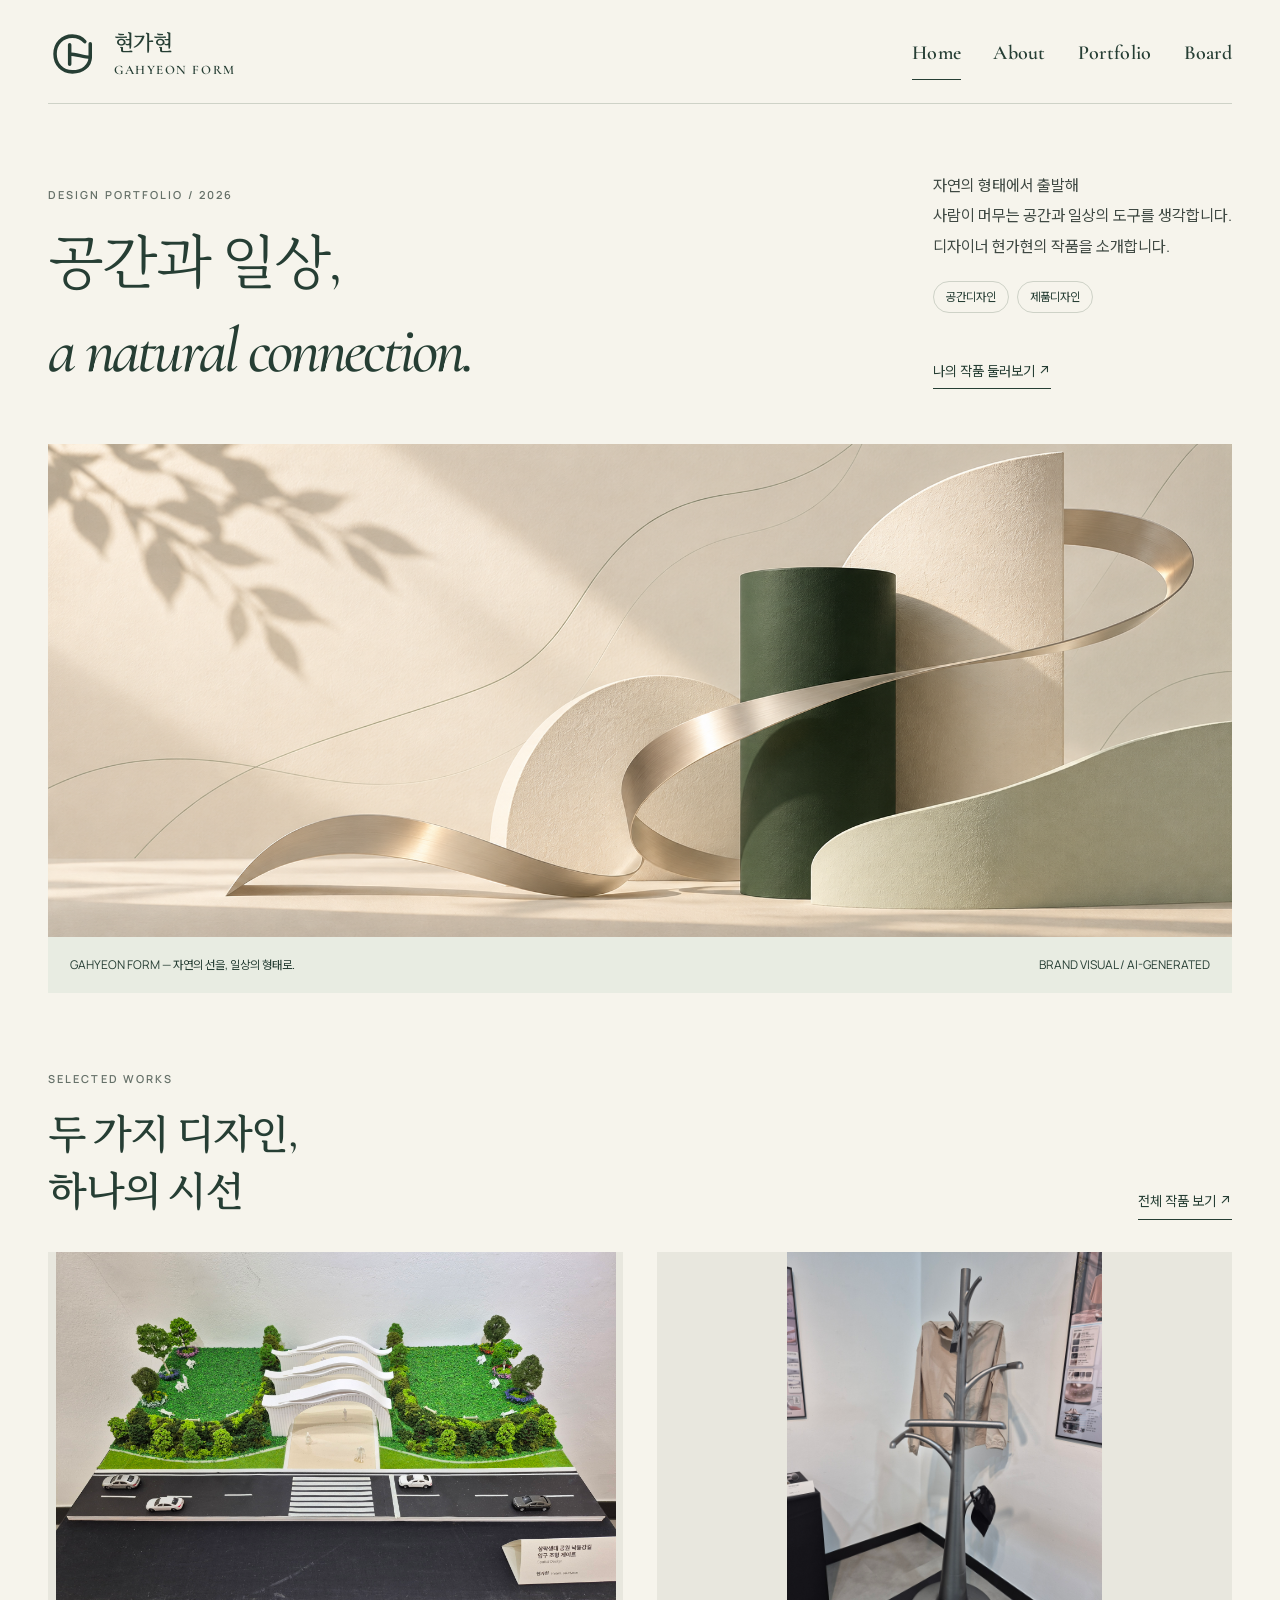
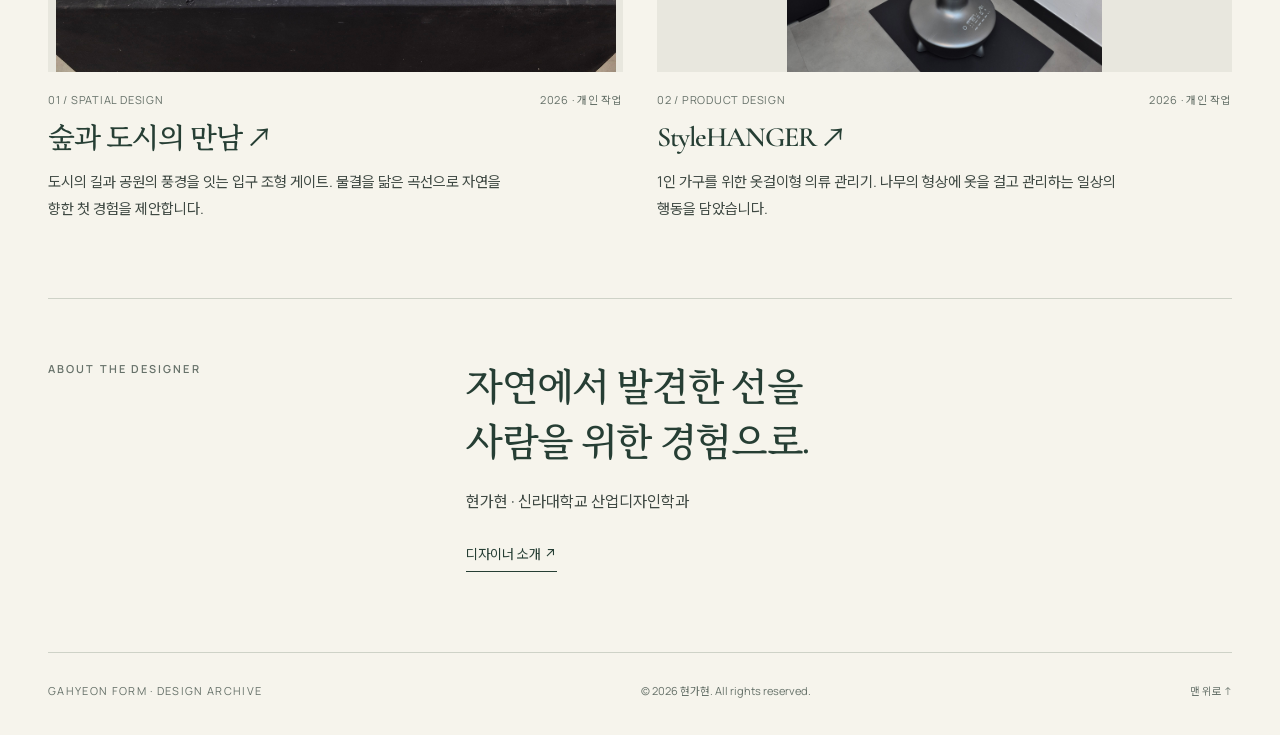
<file: index.html>
<!DOCTYPE html>

<html lang="ko">
<head>
<meta charset="utf-8"/>
<meta content="width=device-width, initial-scale=1" name="viewport"/>
<meta content="현가현의 공간디자인과 제품디자인 포트폴리오. 숲과 도시의 만남과 StyleHANGER를 소개합니다." name="description"/>
<meta content="#f6f4ec" name="theme-color"/>
<title>Home | 현가현 디자인 포트폴리오</title>
<link href="style.css" rel="stylesheet"/>
<link href="images/brand/gahyeon-form-symbol.svg" rel="icon" type="image/svg+xml"/><link href="brand.css" rel="stylesheet"/><link href="fonts.css" rel="stylesheet"/></head>
<body id="top">
<a class="skip" href="#main">본문 바로가기</a>
<!-- 모든 페이지의 공통 상단 메뉴 -->
<header class="site-header">
<a aria-label="GAHYEON FORM 현가현 홈" class="brand brand-form" href="index.html"><img alt="" class="brand-symbol" height="56" src="images/brand/gahyeon-form-symbol.svg" width="56"/><span class="brand-type"><strong>현가현</strong><span class="brand-name">GAHYEON FORM</span></span></a>
<nav aria-label="주 메뉴"><a aria-current="page" href="index.html">Home</a><a href="about.html">About</a><a href="portfolio.html">Portfolio</a><a href="board.html">Board</a></nav>
</header>
<main class="wrap" id="main">
<section class="hero">
<div><p class="eyebrow">DESIGN PORTFOLIO / 2026</p><h1>공간과 일상,<br/><span class="serif">a natural connection.</span></h1></div>
<div class="intro"><p>자연의 형태에서 출발해<br/>사람이 머무는 공간과 일상의 도구를 생각합니다.<br/>디자이너 현가현의 작품을 소개합니다.</p><div class="tags"><span>공간디자인</span><span>제품디자인</span></div><a class="line-link" href="portfolio.html">나의 작품 둘러보기 ↗</a></div>
</section>
<figure class="hero-media"><img alt="아이보리 곡면과 초록 원기둥 사이로 금속 리본이 흐르는 GAHYEON FORM 브랜드 이미지" decoding="async" fetchpriority="high" height="809" src="images/home-brand-hero.png" width="1942"/><figcaption class="hero-caption"><span>GAHYEON FORM — 자연의 선을, 일상의 형태로.</span><span>BRAND VISUAL / AI-GENERATED</span></figcaption></figure>
<section class="section"><div class="section-head"><div><p class="eyebrow">SELECTED WORKS</p><h2>두 가지 디자인,<br/>하나의 시선</h2></div><a class="line-link" href="portfolio.html">전체 작품 보기 ↗</a></div><div class="projects">
<a class="project" href="space.html"><div class="project-photo"><img alt="삼락생태공원 입구 게이트와 보행로 녹지의 전체 전시 모형" decoding="async" height="3000" loading="lazy" src="images/space-model.jpg" width="4000"/></div><div class="project-label"><span>01 / SPATIAL DESIGN</span><span>2026 · 개인 작업</span></div><h3>숲과 도시의 만남 ↗</h3><p>도시의 길과 공원의 풍경을 잇는 입구 조형 게이트. 물결을 닮은 곡선으로 자연을 향한 첫 경험을 제안합니다.</p></a>
<a class="project" href="product.html"><div class="project-photo"><img alt="상단 가지부터 하부 베이스까지 보이는 StyleHANGER 전시 모형" decoding="async" height="3000" loading="lazy" src="images/product-model.jpg" width="4000"/></div><div class="project-label"><span>02 / PRODUCT DESIGN</span><span>2026 · 개인 작업</span></div><h3>StyleHANGER ↗</h3><p>1인 가구를 위한 옷걸이형 의류 관리기. 나무의 형상에 옷을 걸고 관리하는 일상의 행동을 담았습니다.</p></a>
</div></section>
<section class="statement"><p class="eyebrow">ABOUT THE DESIGNER</p><div><p class="large">자연에서 발견한 선을<br/>사람을 위한 경험으로.</p><p style="margin-top:18px">현가현 · 신라대학교 산업디자인학과</p><a class="line-link" href="about.html">디자이너 소개 ↗</a></div></section>
</main>
<!-- 모든 페이지에서 동일한 하단 정보 -->
<footer class="site-footer">
<span class="footer-mark">GAHYEON FORM · DESIGN ARCHIVE</span>
<span>© 2026 현가현. All rights reserved.</span>
<a href="#top">맨 위로 ↑</a>
</footer>
</body>
</html>
</file>
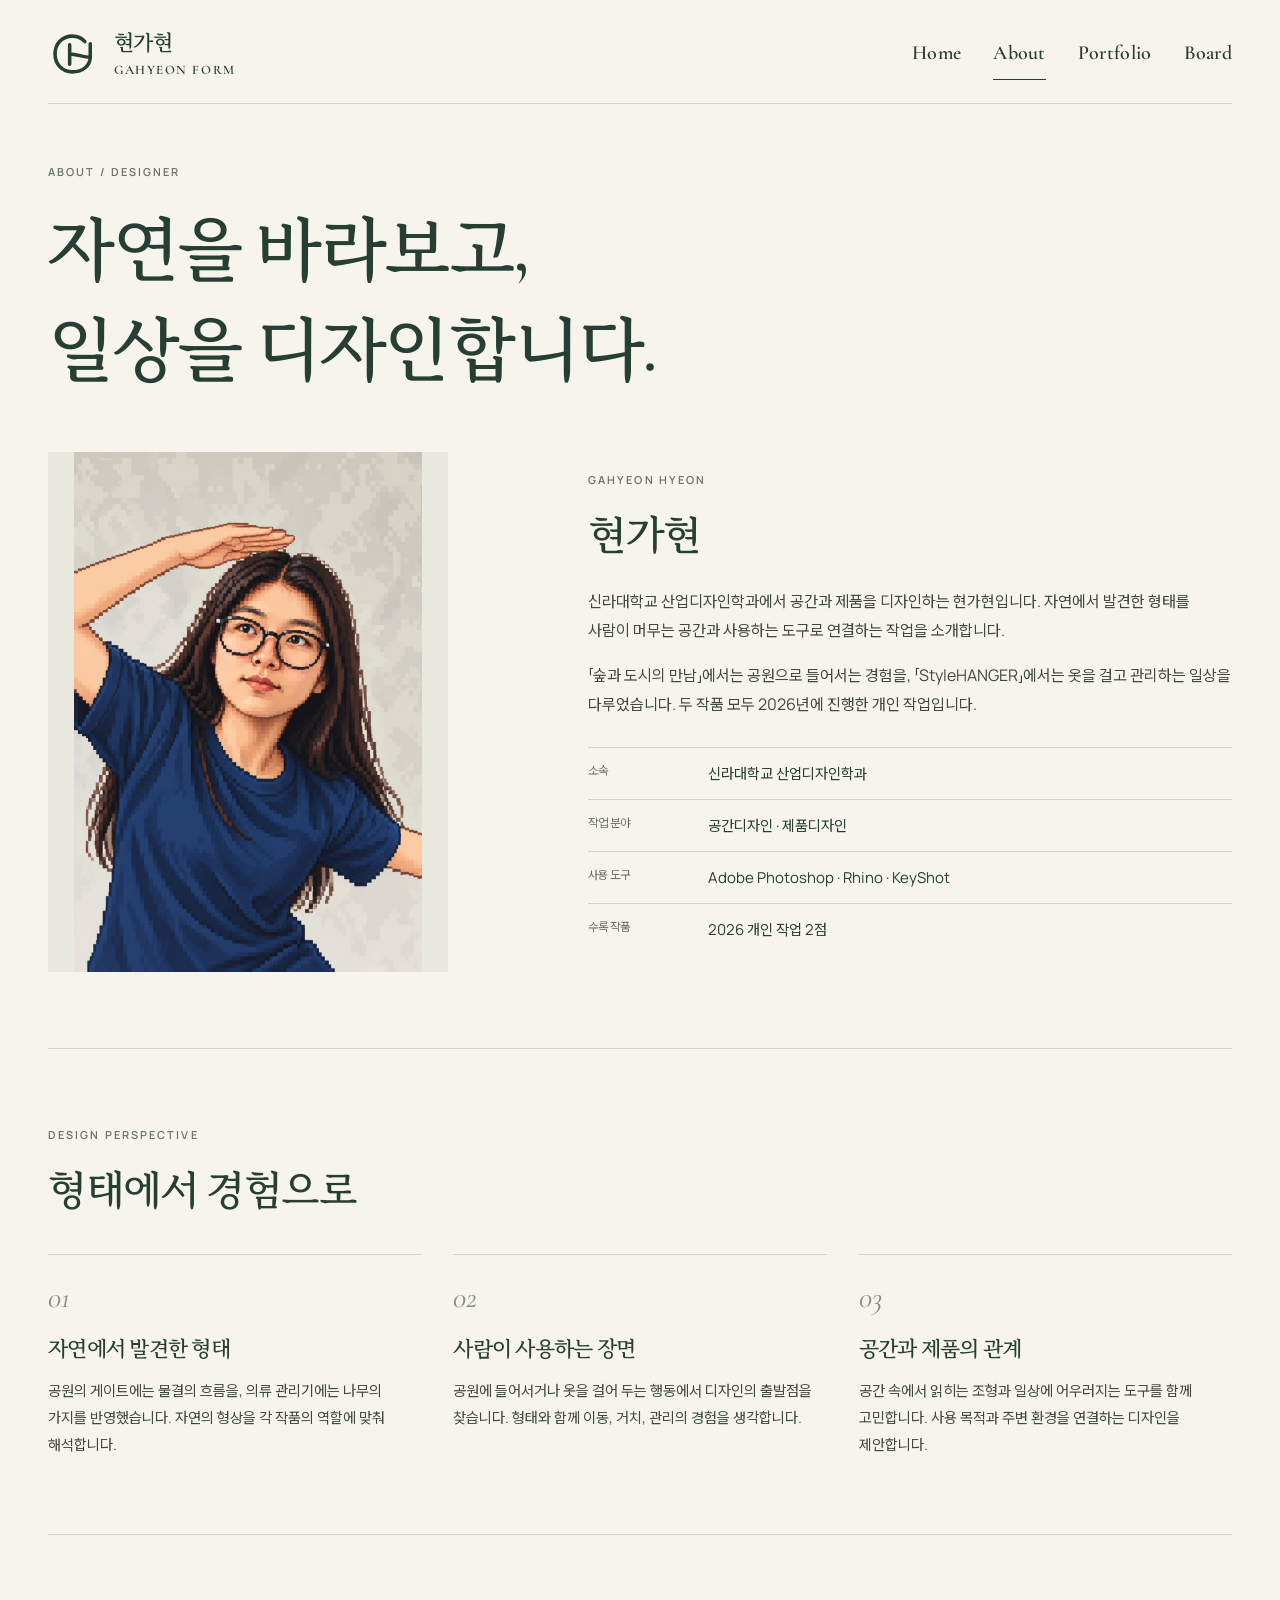
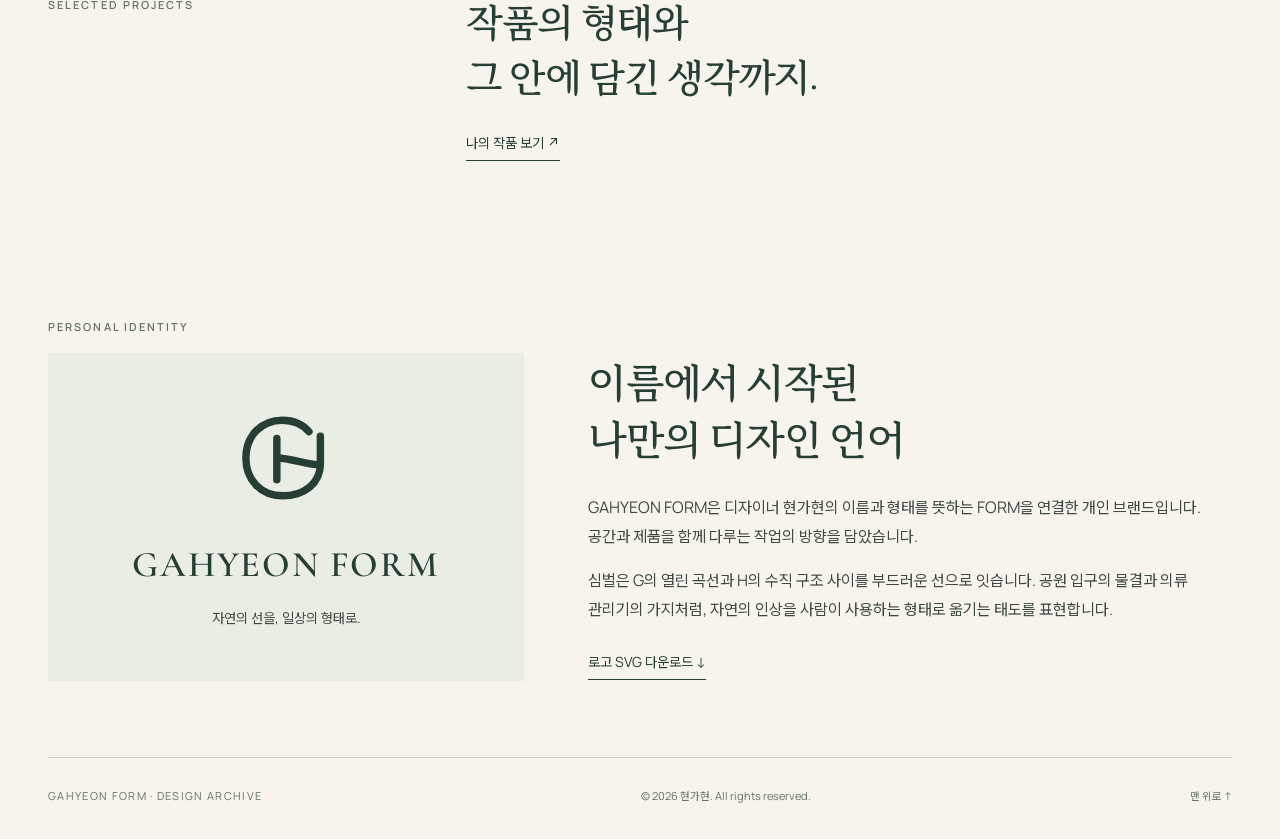
<file: about.html>
<!DOCTYPE html>

<html lang="ko">
<head>
<meta charset="utf-8"/>
<meta content="width=device-width, initial-scale=1" name="viewport"/>
<meta content="신라대학교 산업디자인학과 현가현의 소개. 공간과 제품을 다루는 디자인 관점과 사용 도구를 확인하세요." name="description"/>
<meta content="#f6f4ec" name="theme-color"/>
<title>About | 현가현 디자인 포트폴리오</title>
<link href="style.css" rel="stylesheet"/>
<link href="images/brand/gahyeon-form-symbol.svg" rel="icon" type="image/svg+xml"/><link href="brand.css" rel="stylesheet"/><link href="fonts.css" rel="stylesheet"/></head>
<body id="top">
<a class="skip" href="#main">본문 바로가기</a>
<!-- 모든 페이지의 공통 상단 메뉴 -->
<header class="site-header">
<a aria-label="GAHYEON FORM 현가현 홈" class="brand brand-form" href="index.html"><img alt="" class="brand-symbol" height="56" src="images/brand/gahyeon-form-symbol.svg" width="56"/><span class="brand-type"><strong>현가현</strong><span class="brand-name">GAHYEON FORM</span></span></a>
<nav aria-label="주 메뉴"><a href="index.html">Home</a><a aria-current="page" href="about.html">About</a><a href="portfolio.html">Portfolio</a><a href="board.html">Board</a></nav>
</header>
<main class="wrap" id="main">
<section class="page-head"><p class="eyebrow">ABOUT / DESIGNER</p><h1>자연을 바라보고,<br/>일상을 디자인합니다.</h1></section>
<section class="section split" style="padding-top:10px"><figure class="profile"><img alt="현가현의 일러스트 스타일 프로필 이미지" decoding="async" fetchpriority="high" height="3082" src="images/profile.png" width="2068"/></figure><div class="copy"><p class="eyebrow">GAHYEON HYEON</p><h2>현가현</h2><p>신라대학교 산업디자인학과에서 공간과 제품을 디자인하는 현가현입니다. 자연에서 발견한 형태를 사람이 머무는 공간과 사용하는 도구로 연결하는 작업을 소개합니다.</p><p>「숲과 도시의 만남」에서는 공원으로 들어서는 경험을, 「StyleHANGER」에서는 옷을 걸고 관리하는 일상을 다루었습니다. 두 작품 모두 2026년에 진행한 개인 작업입니다.</p><dl class="info-list"><div><dt>소속</dt><dd>신라대학교 산업디자인학과</dd></div><div><dt>작업 분야</dt><dd>공간디자인 · 제품디자인</dd></div><div><dt>사용 도구</dt><dd>Adobe Photoshop · Rhino · KeyShot</dd></div><div><dt>수록 작품</dt><dd>2026 개인 작업 2점</dd></div></dl></div></section>
<section class="section"><p class="eyebrow">DESIGN PERSPECTIVE</p><h2>형태에서 경험으로</h2><div class="columns"><article><span class="num">01</span><h3>자연에서 발견한 형태</h3><p>공원의 게이트에는 물결의 흐름을, 의류 관리기에는 나무의 가지를 반영했습니다. 자연의 형상을 각 작품의 역할에 맞춰 해석합니다.</p></article><article><span class="num">02</span><h3>사람이 사용하는 장면</h3><p>공원에 들어서거나 옷을 걸어 두는 행동에서 디자인의 출발점을 찾습니다. 형태와 함께 이동, 거치, 관리의 경험을 생각합니다.</p></article><article><span class="num">03</span><h3>공간과 제품의 관계</h3><p>공간 속에서 읽히는 조형과 일상에 어우러지는 도구를 함께 고민합니다. 사용 목적과 주변 환경을 연결하는 디자인을 제안합니다.</p></article></div></section>
<section class="statement"><p class="eyebrow">SELECTED PROJECTS</p><div><p class="large">작품의 형태와<br/>그 안에 담긴 생각까지.</p><a class="line-link" href="portfolio.html">나의 작품 보기 ↗</a></div></section>
<section class="brand-story section"><p class="eyebrow">PERSONAL IDENTITY</p><div class="split"><div class="brand-display"><img alt="G의 열린 곡선과 H의 구조를 결합한 심벌" src="images/brand/gahyeon-form-symbol.svg"/><h2>GAHYEON FORM</h2><p>자연의 선을, 일상의 형태로.</p></div><div class="copy"><h2>이름에서 시작된<br/>나만의 디자인 언어</h2><p>GAHYEON FORM은 디자이너 현가현의 이름과 형태를 뜻하는 FORM을 연결한 개인 브랜드입니다. 공간과 제품을 함께 다루는 작업의 방향을 담았습니다.</p><p>심벌은 G의 열린 곡선과 H의 수직 구조 사이를 부드러운 선으로 잇습니다. 공원 입구의 물결과 의류 관리기의 가지처럼, 자연의 인상을 사람이 사용하는 형태로 옮기는 태도를 표현합니다.</p><a class="line-link" download="" href="images/brand/gahyeon-form-symbol.svg">로고 SVG 다운로드 ↓</a></div></div></section></main>
<!-- 모든 페이지에서 동일한 하단 정보 -->
<footer class="site-footer">
<span class="footer-mark">GAHYEON FORM · DESIGN ARCHIVE</span>
<span>© 2026 현가현. All rights reserved.</span>
<a href="#top">맨 위로 ↑</a>
</footer>
</body>
</html>
</file>
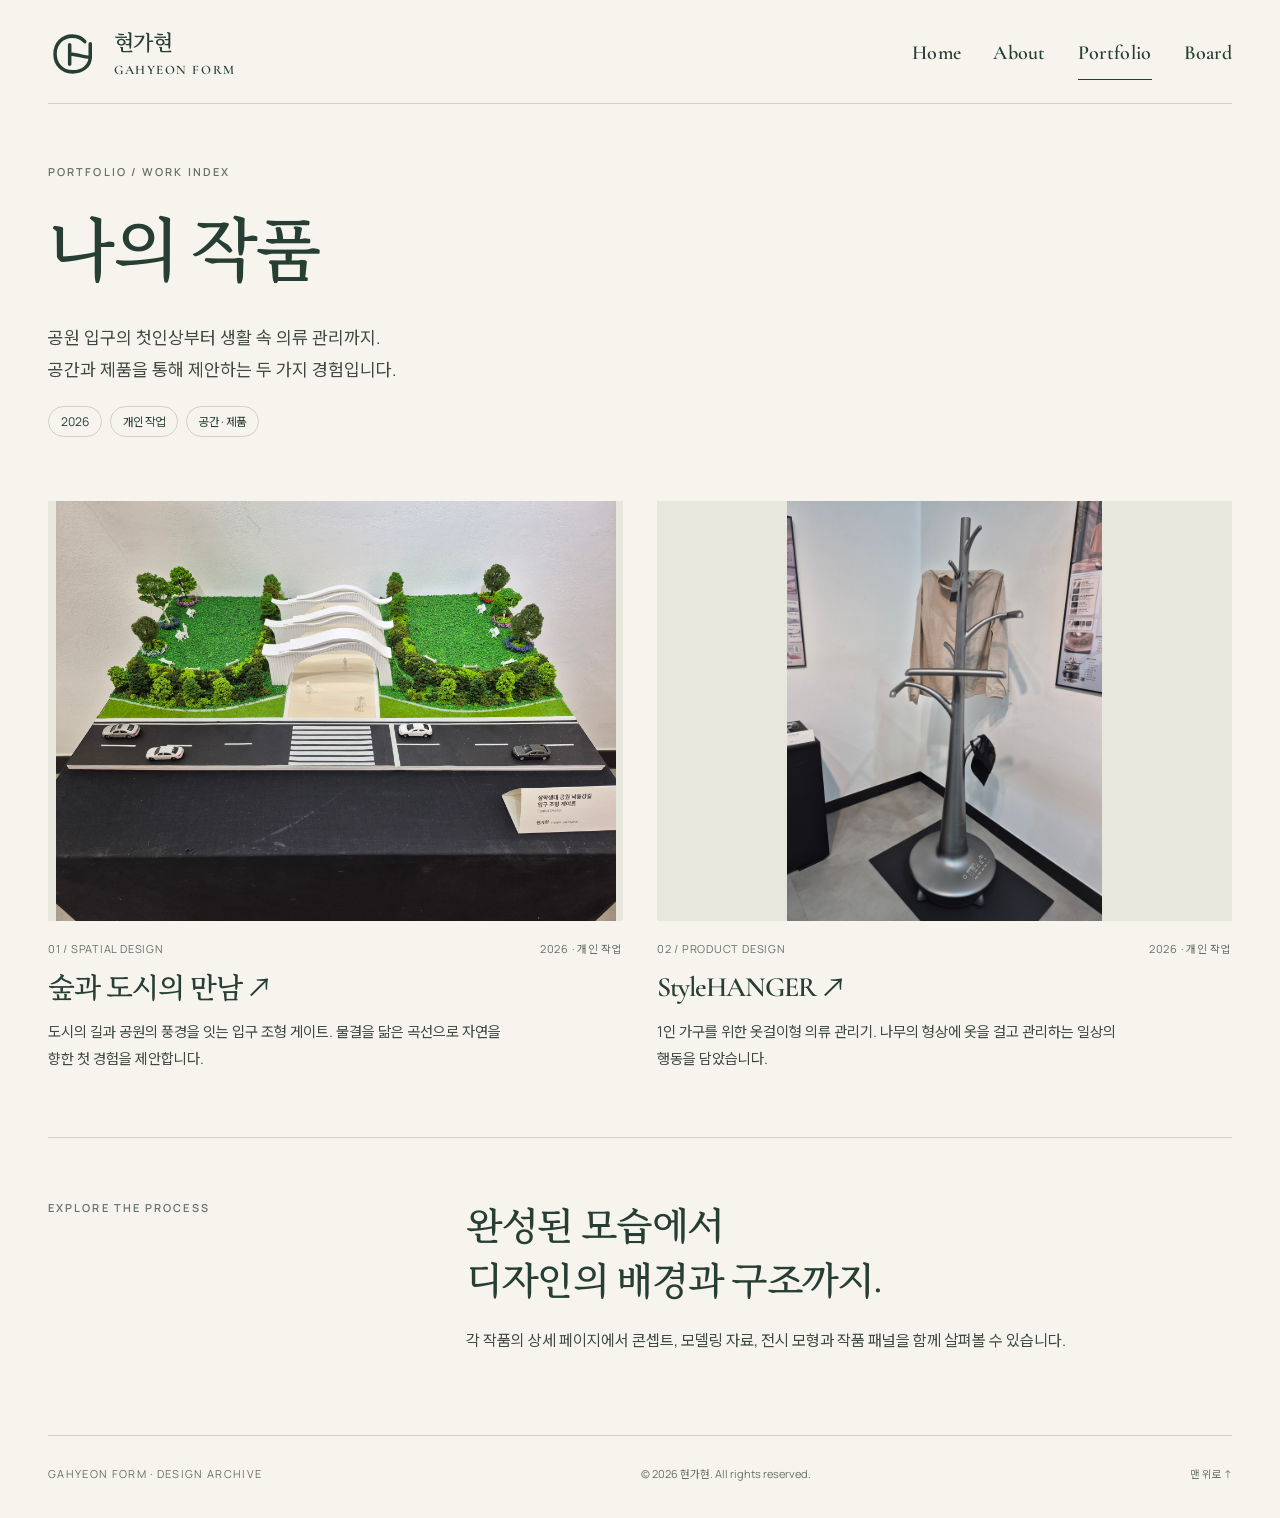
<file: fortfolio.html>
<!DOCTYPE html>

<html lang="ko">
<head>
<meta charset="utf-8"/>
<meta content="width=device-width, initial-scale=1" name="viewport"/>
<meta content="현가현의 공간디자인과 제품디자인 작품 목록." name="description"/>
<meta content="#f6f4ec" name="theme-color"/>
<title>Portfolio | 현가현 디자인 포트폴리오</title>
<link href="style.css" rel="stylesheet"/>
<link href="images/brand/gahyeon-form-symbol.svg" rel="icon" type="image/svg+xml"/><link href="brand.css" rel="stylesheet"/><link href="fonts.css" rel="stylesheet"/></head>
<body id="top">
<a class="skip" href="#main">본문 바로가기</a>
<!-- 모든 페이지의 공통 상단 메뉴 -->
<header class="site-header">
<a aria-label="GAHYEON FORM 현가현 홈" class="brand brand-form" href="index.html"><img alt="" class="brand-symbol" height="56" src="images/brand/gahyeon-form-symbol.svg" width="56"/><span class="brand-type"><strong>현가현</strong><span class="brand-name">GAHYEON FORM</span></span></a>
<nav aria-label="주 메뉴"><a href="index.html">Home</a><a href="about.html">About</a><a class="active" href="portfolio.html">Portfolio</a><a href="board.html">Board</a></nav>
</header>
<main class="wrap" id="main">
<section class="page-head"><p class="eyebrow">PORTFOLIO / WORK INDEX</p><h1>나의 작품</h1><p class="lead">공원 입구의 첫인상부터 생활 속 의류 관리까지.<br/>공간과 제품을 통해 제안하는 두 가지 경험입니다.</p><div class="tags"><span>2026</span><span>개인 작업</span><span>공간 · 제품</span></div></section>
<section aria-label="작품 목록"><div class="projects">
<a class="project" href="space.html"><div class="project-photo"><img alt="삼락생태공원 입구 게이트와 보행로 녹지의 전체 전시 모형" decoding="async" height="3000" loading="lazy" src="images/space-model.jpg" width="4000"/></div><div class="project-label"><span>01 / SPATIAL DESIGN</span><span>2026 · 개인 작업</span></div><h3>숲과 도시의 만남 ↗</h3><p>도시의 길과 공원의 풍경을 잇는 입구 조형 게이트. 물결을 닮은 곡선으로 자연을 향한 첫 경험을 제안합니다.</p></a>
<a class="project" href="product.html"><div class="project-photo"><img alt="상단 가지부터 하부 베이스까지 보이는 StyleHANGER 전시 모형" decoding="async" height="3000" loading="lazy" src="images/product-model.jpg" width="4000"/></div><div class="project-label"><span>02 / PRODUCT DESIGN</span><span>2026 · 개인 작업</span></div><h3>StyleHANGER ↗</h3><p>1인 가구를 위한 옷걸이형 의류 관리기. 나무의 형상에 옷을 걸고 관리하는 일상의 행동을 담았습니다.</p></a>
</div></section>
<section class="statement" style="margin-top:65px"><p class="eyebrow">EXPLORE THE PROCESS</p><div><p class="large">완성된 모습에서<br/>디자인의 배경과 구조까지.</p><p style="margin-top:18px">각 작품의 상세 페이지에서 콘셉트, 모델링 자료, 전시 모형과 작품 패널을 함께 살펴볼 수 있습니다.</p></div></section>
</main>
<!-- 모든 페이지에서 동일한 하단 정보 -->
<footer class="site-footer">
<span class="footer-mark">GAHYEON FORM · DESIGN ARCHIVE</span>
<span>© 2026 현가현. All rights reserved.</span>
<a href="#top">맨 위로 ↑</a>
</footer>
</body>
</html>
</file>
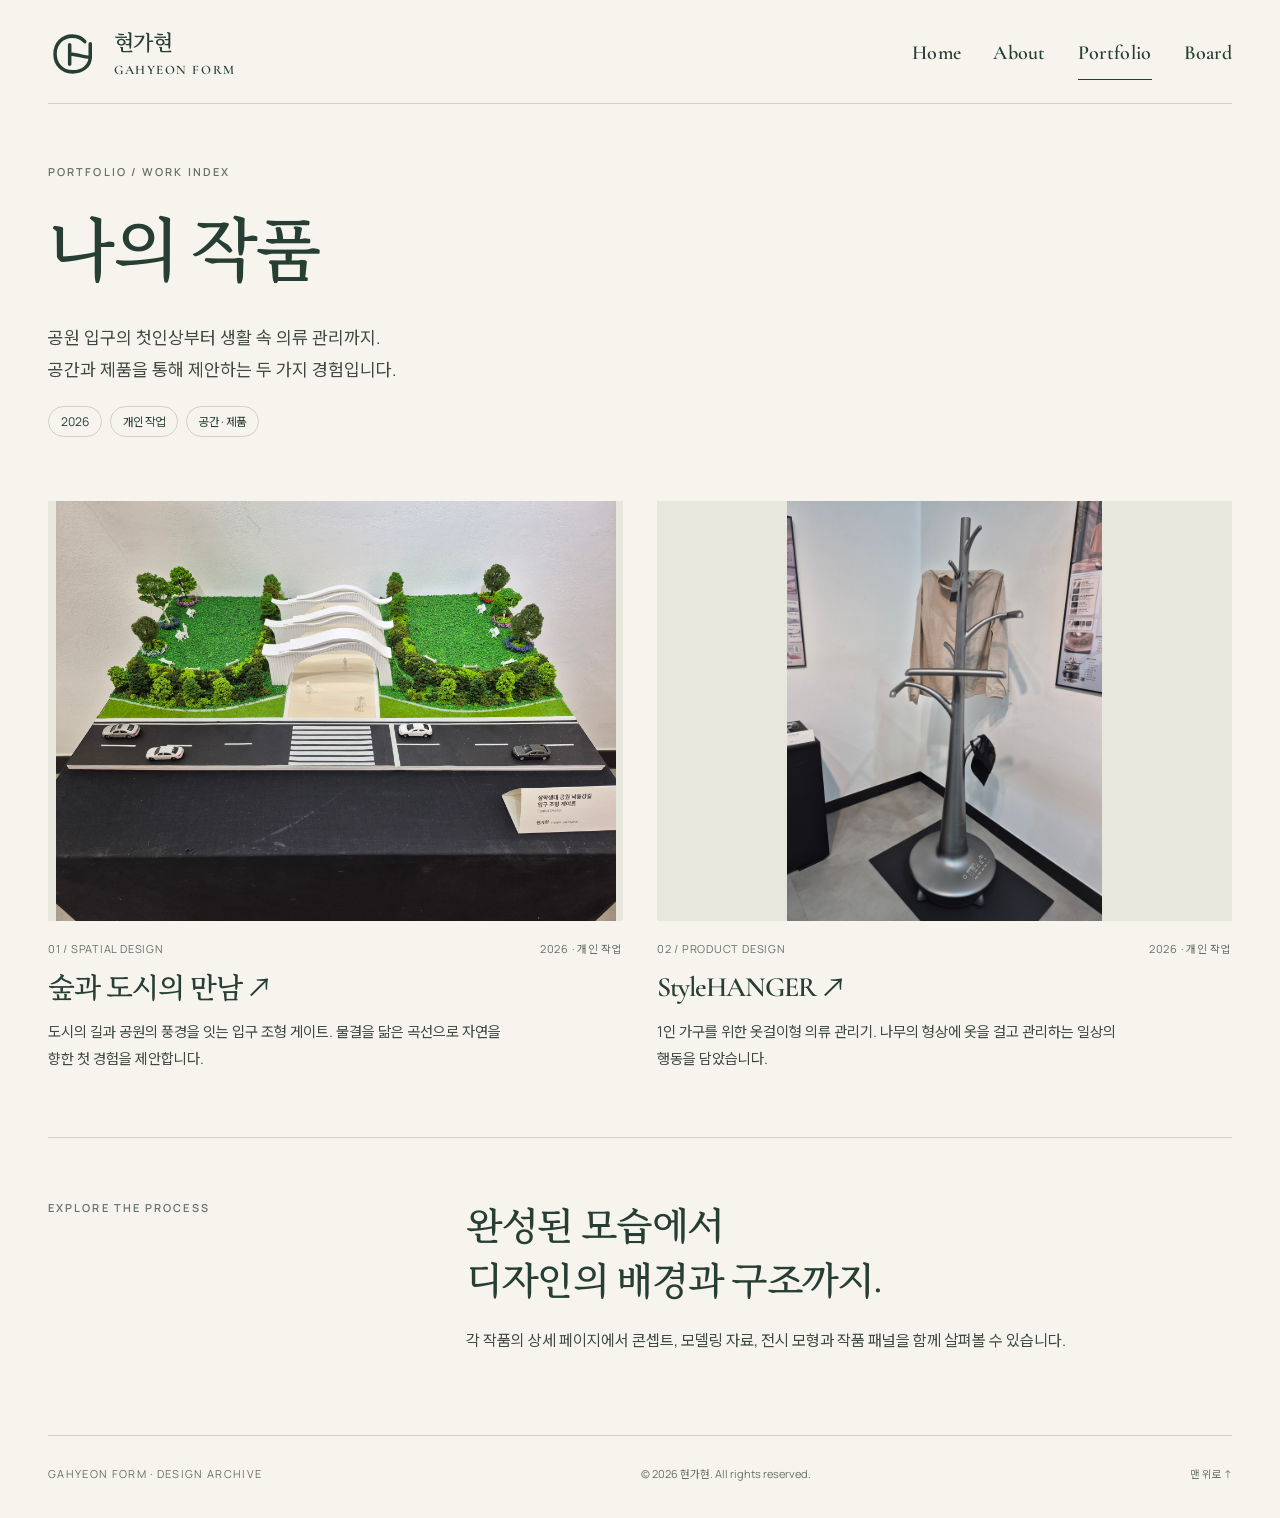
<file: portfolio.html>
<!DOCTYPE html>

<html lang="ko">
<head>
<meta charset="utf-8"/>
<meta content="width=device-width, initial-scale=1" name="viewport"/>
<meta content="현가현의 2026 개인 작품 목록. 공간디자인 숲과 도시의 만남과 제품디자인 StyleHANGER." name="description"/>
<meta content="#f6f4ec" name="theme-color"/>
<title>Portfolio | 현가현 디자인 포트폴리오</title>
<link href="style.css" rel="stylesheet"/>
<link href="images/brand/gahyeon-form-symbol.svg" rel="icon" type="image/svg+xml"/><link href="brand.css" rel="stylesheet"/><link href="fonts.css" rel="stylesheet"/></head>
<body id="top">
<a class="skip" href="#main">본문 바로가기</a>
<!-- 모든 페이지의 공통 상단 메뉴 -->
<header class="site-header">
<a aria-label="GAHYEON FORM 현가현 홈" class="brand brand-form" href="index.html"><img alt="" class="brand-symbol" height="56" src="images/brand/gahyeon-form-symbol.svg" width="56"/><span class="brand-type"><strong>현가현</strong><span class="brand-name">GAHYEON FORM</span></span></a>
<nav aria-label="주 메뉴"><a href="index.html">Home</a><a href="about.html">About</a><a aria-current="page" href="portfolio.html">Portfolio</a><a href="board.html">Board</a></nav>
</header>
<main class="wrap" id="main">
<section class="page-head"><p class="eyebrow">PORTFOLIO / WORK INDEX</p><h1>나의 작품</h1><p class="lead">공원 입구의 첫인상부터 생활 속 의류 관리까지.<br/>공간과 제품을 통해 제안하는 두 가지 경험입니다.</p><div class="tags"><span>2026</span><span>개인 작업</span><span>공간 · 제품</span></div></section>
<section aria-label="작품 목록"><div class="projects">
<a class="project" href="space.html"><div class="project-photo"><img alt="삼락생태공원 입구 게이트와 보행로 녹지의 전체 전시 모형" decoding="async" height="3000" loading="lazy" src="images/space-model.jpg" width="4000"/></div><div class="project-label"><span>01 / SPATIAL DESIGN</span><span>2026 · 개인 작업</span></div><h3>숲과 도시의 만남 ↗</h3><p>도시의 길과 공원의 풍경을 잇는 입구 조형 게이트. 물결을 닮은 곡선으로 자연을 향한 첫 경험을 제안합니다.</p></a>
<a class="project" href="product.html"><div class="project-photo"><img alt="상단 가지부터 하부 베이스까지 보이는 StyleHANGER 전시 모형" decoding="async" height="3000" loading="lazy" src="images/product-model.jpg" width="4000"/></div><div class="project-label"><span>02 / PRODUCT DESIGN</span><span>2026 · 개인 작업</span></div><h3>StyleHANGER ↗</h3><p>1인 가구를 위한 옷걸이형 의류 관리기. 나무의 형상에 옷을 걸고 관리하는 일상의 행동을 담았습니다.</p></a>
</div></section>
<section class="statement" style="margin-top:65px"><p class="eyebrow">EXPLORE THE PROCESS</p><div><p class="large">완성된 모습에서<br/>디자인의 배경과 구조까지.</p><p style="margin-top:18px">각 작품의 상세 페이지에서 콘셉트, 모델링 자료, 전시 모형과 작품 패널을 함께 살펴볼 수 있습니다.</p></div></section>
</main>
<!-- 모든 페이지에서 동일한 하단 정보 -->
<footer class="site-footer">
<span class="footer-mark">GAHYEON FORM · DESIGN ARCHIVE</span>
<span>© 2026 현가현. All rights reserved.</span>
<a href="#top">맨 위로 ↑</a>
</footer>
</body>
</html>
</file>
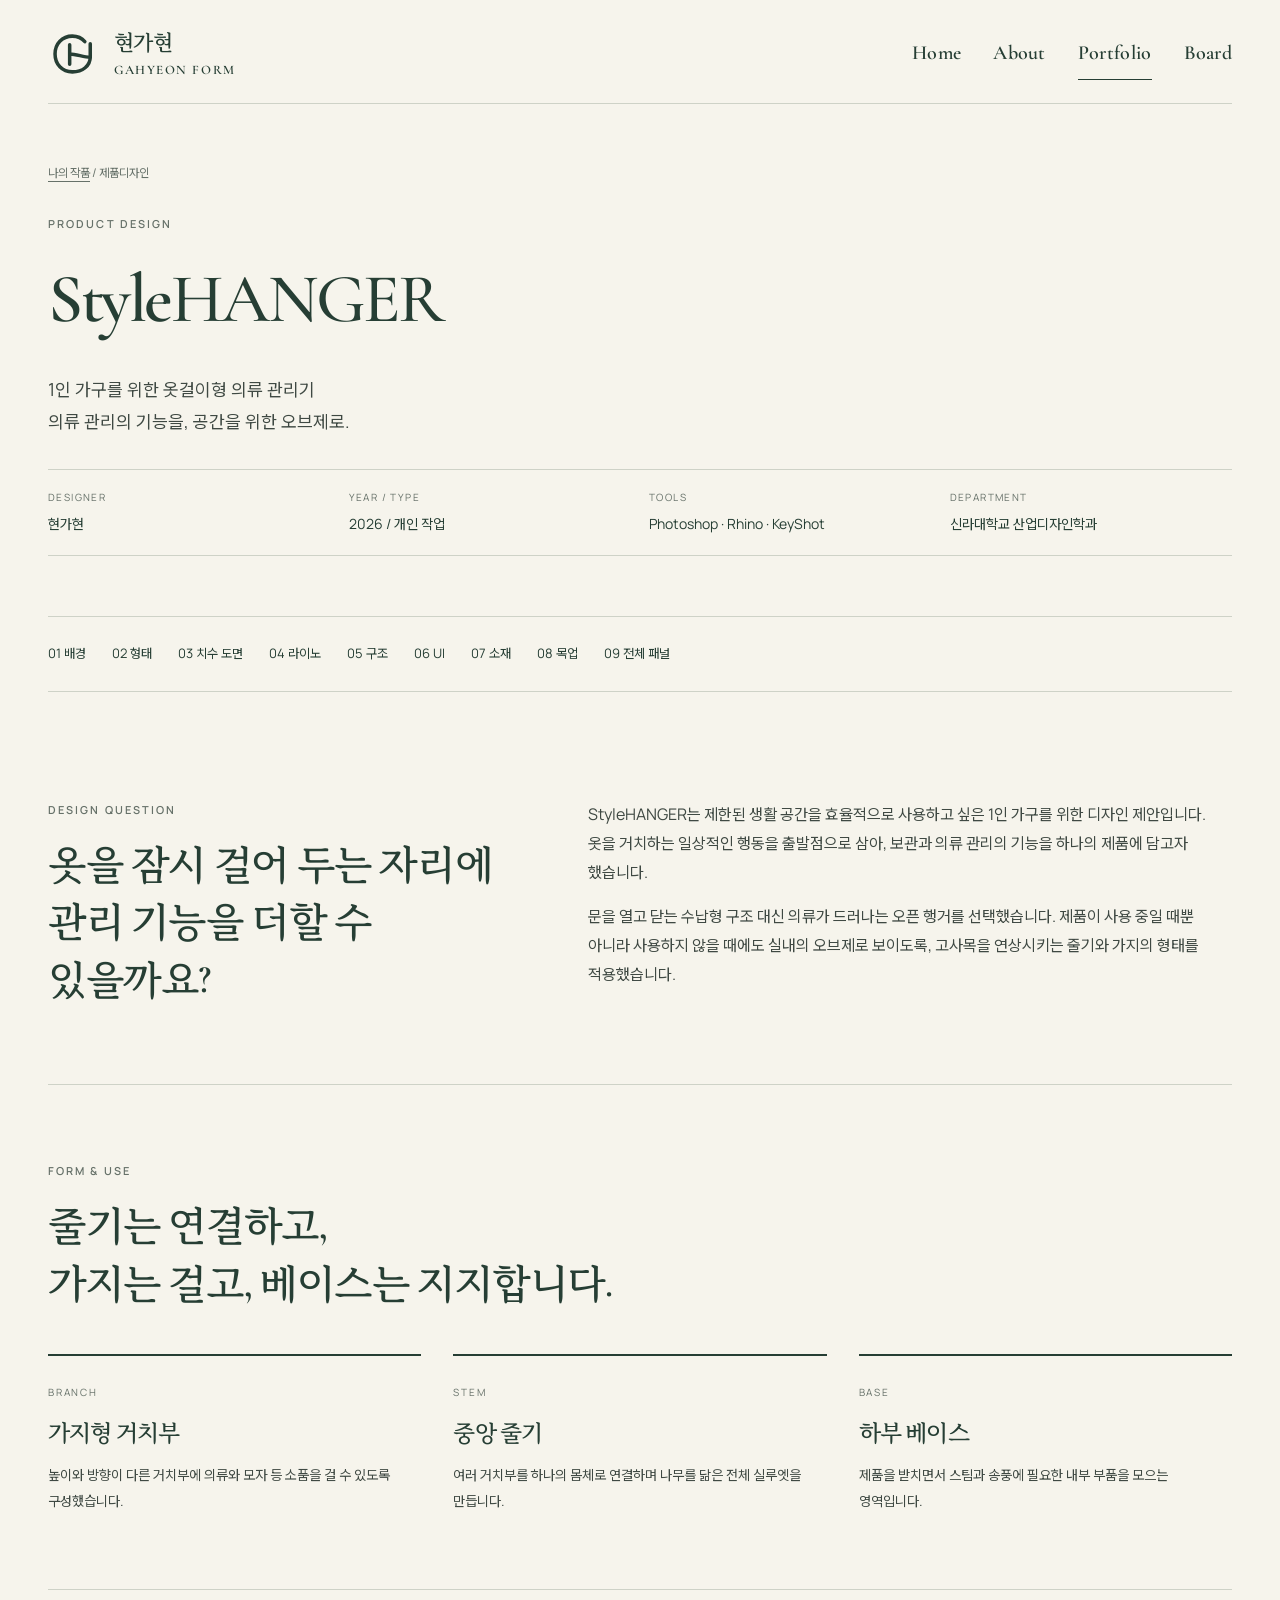
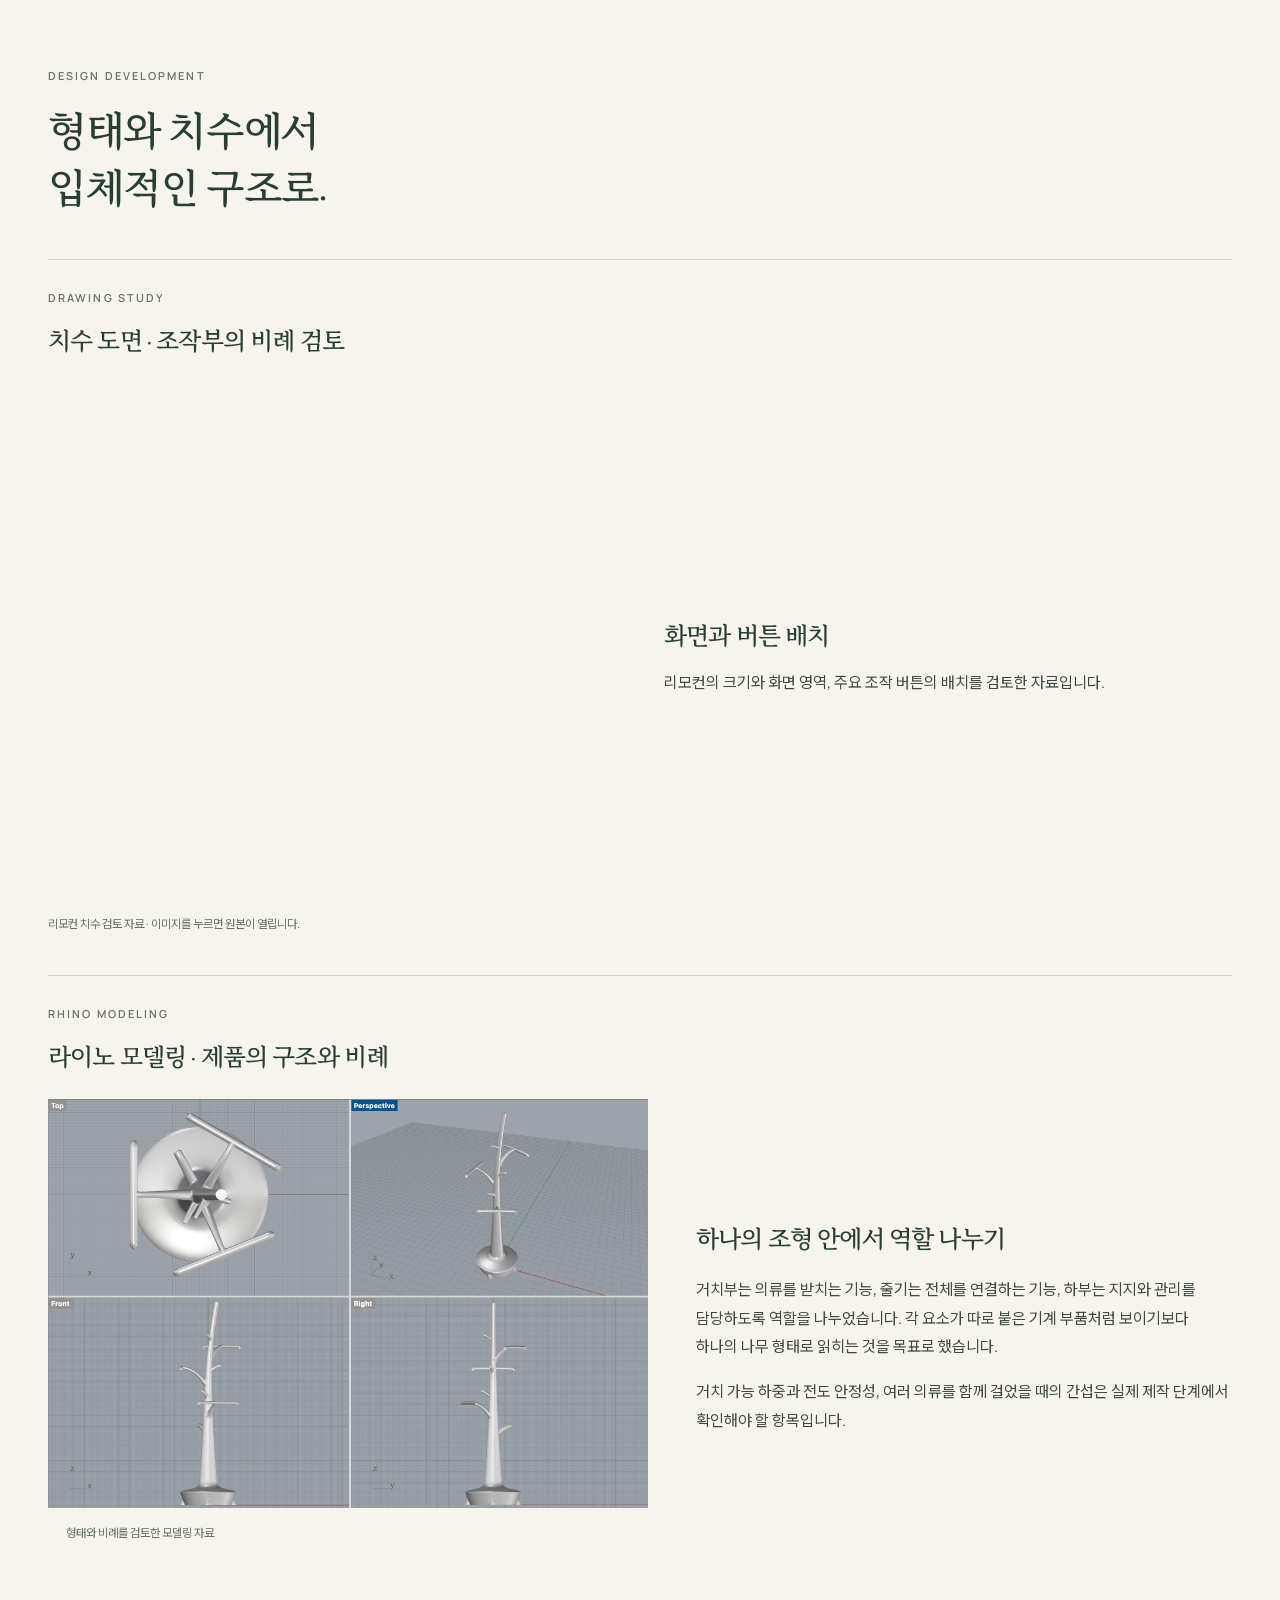
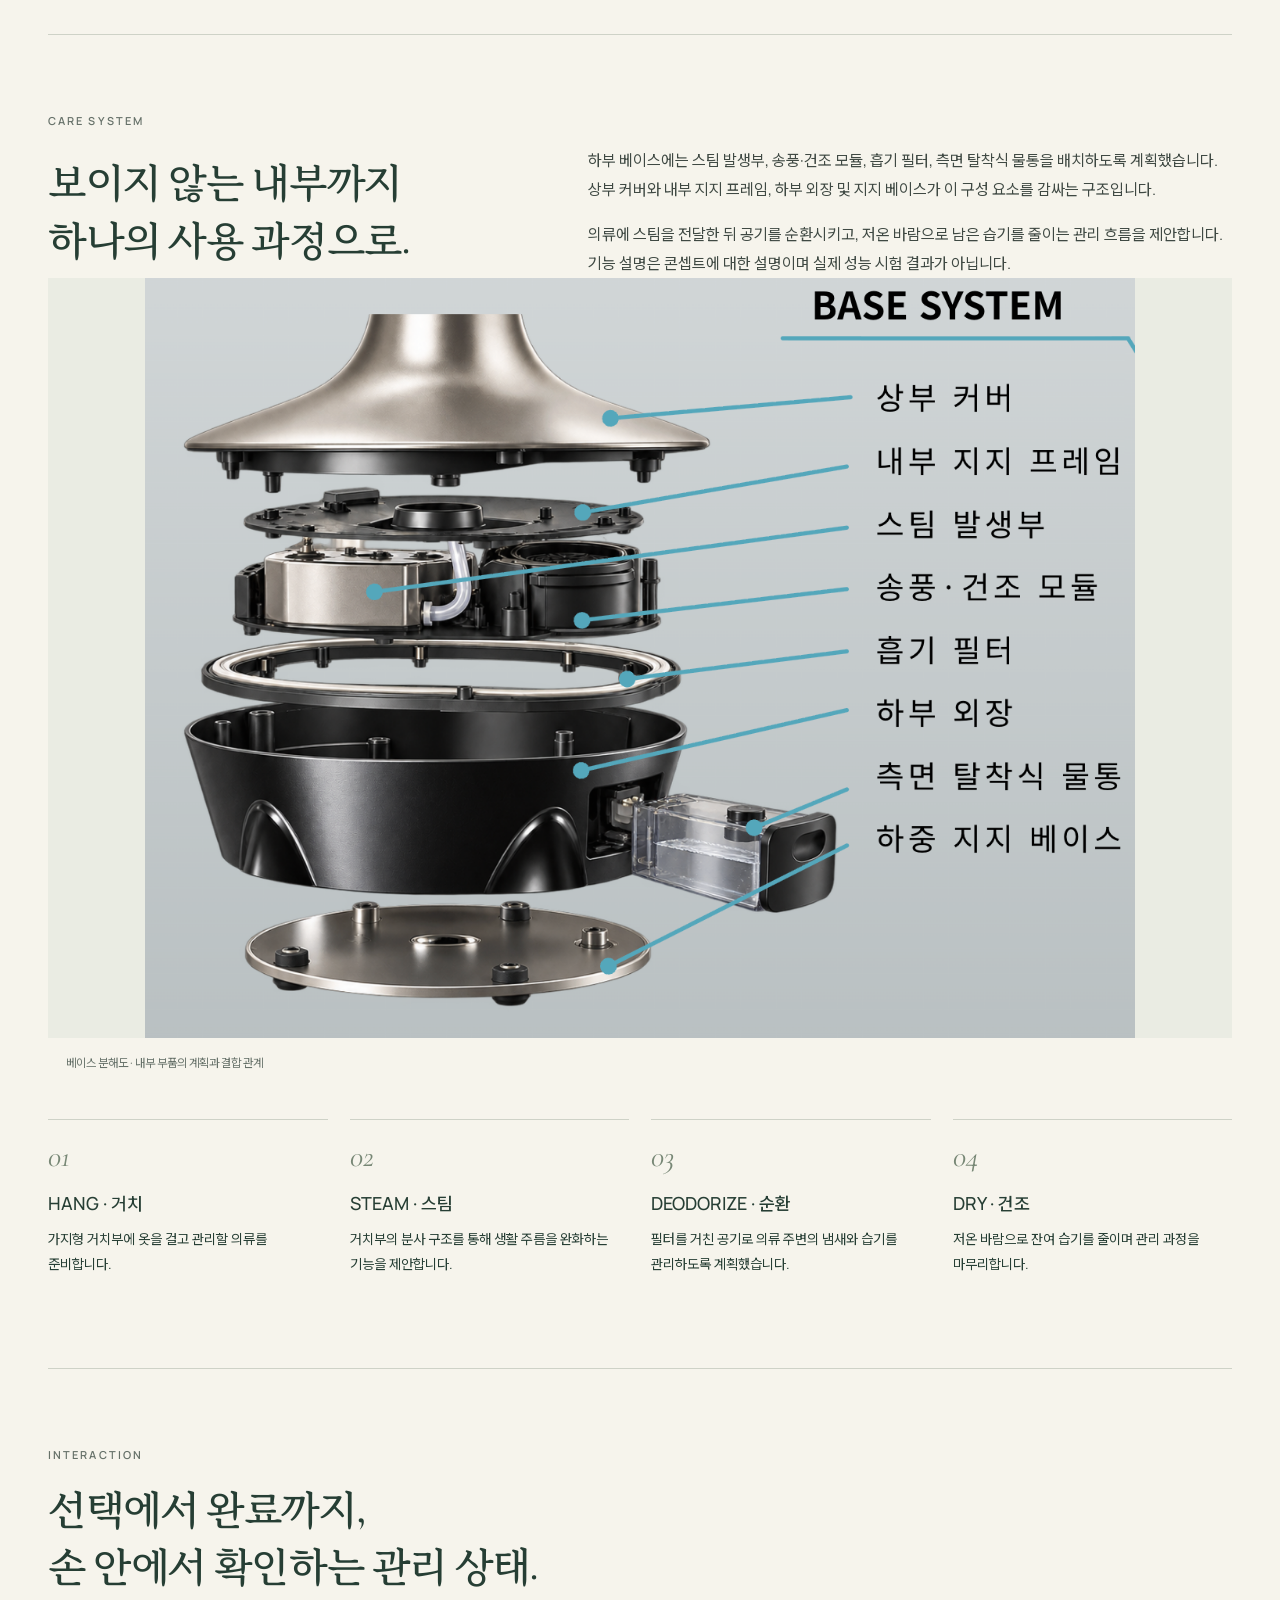
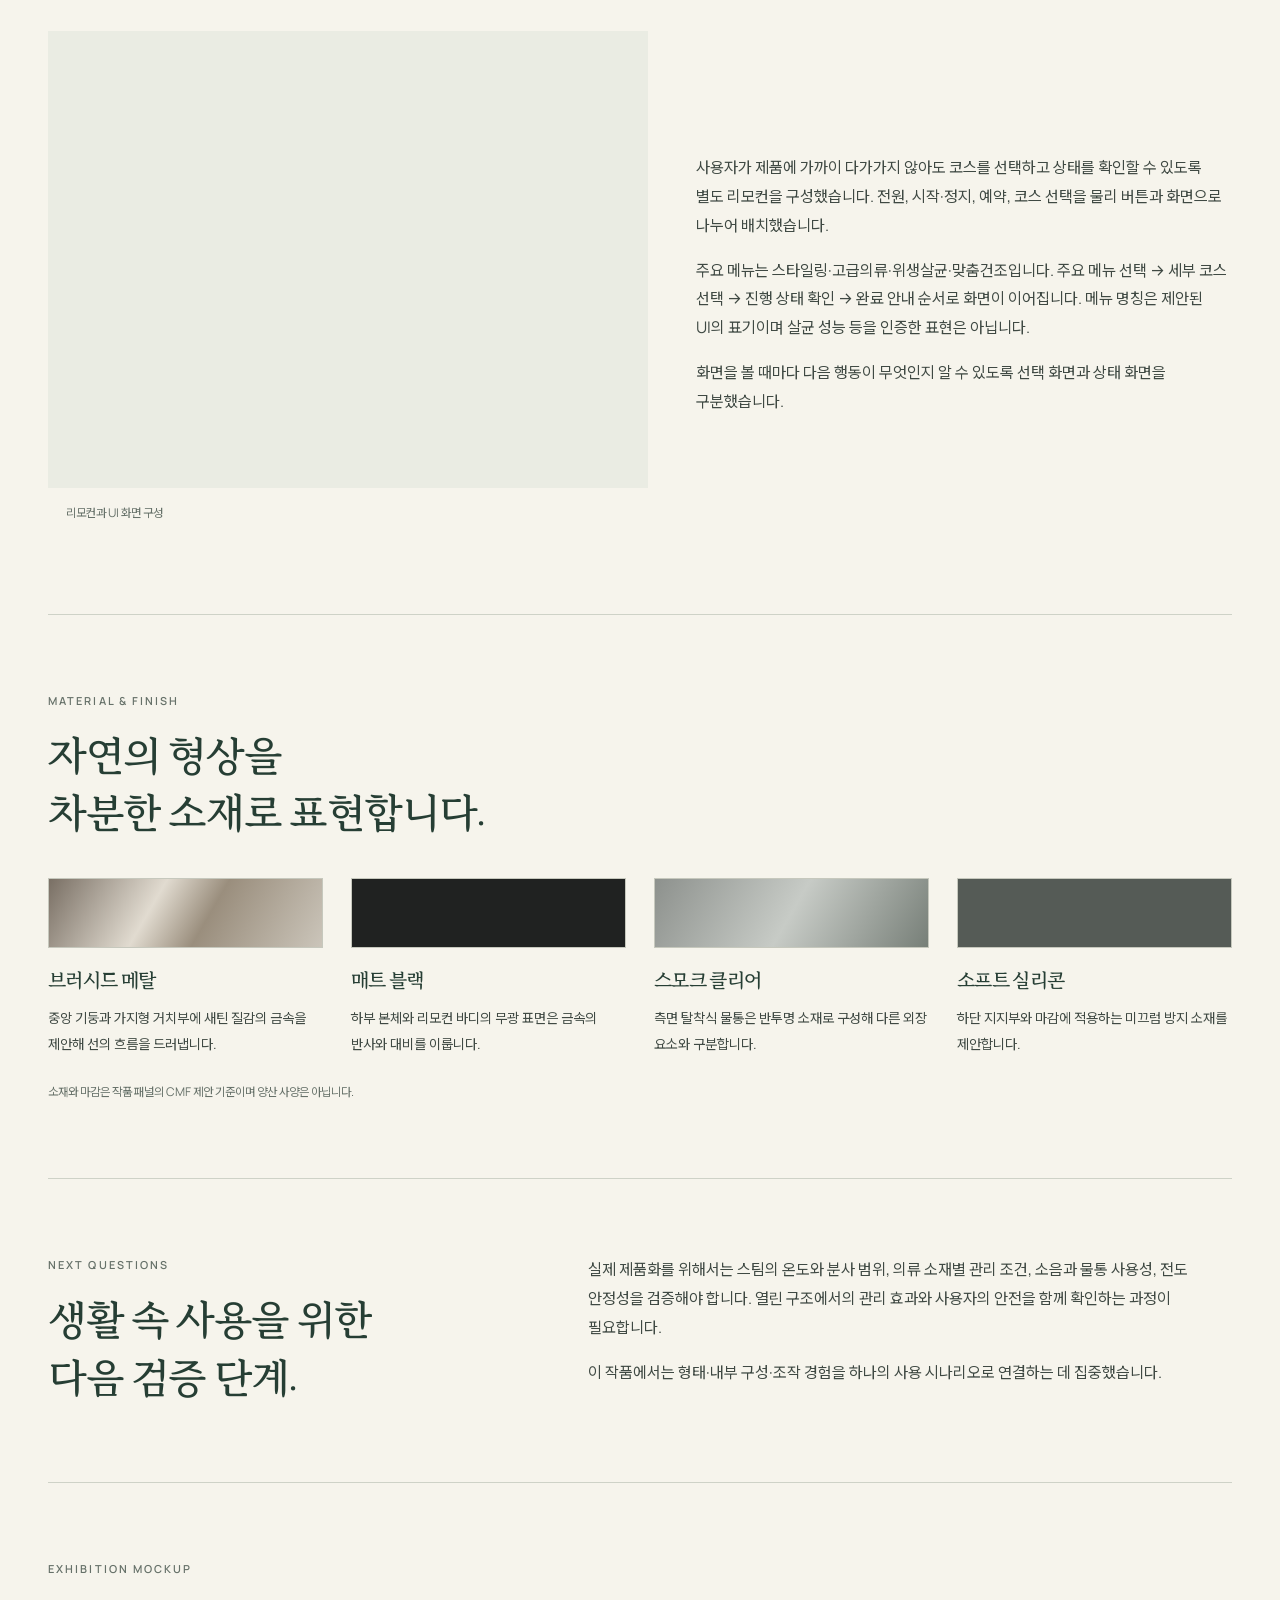
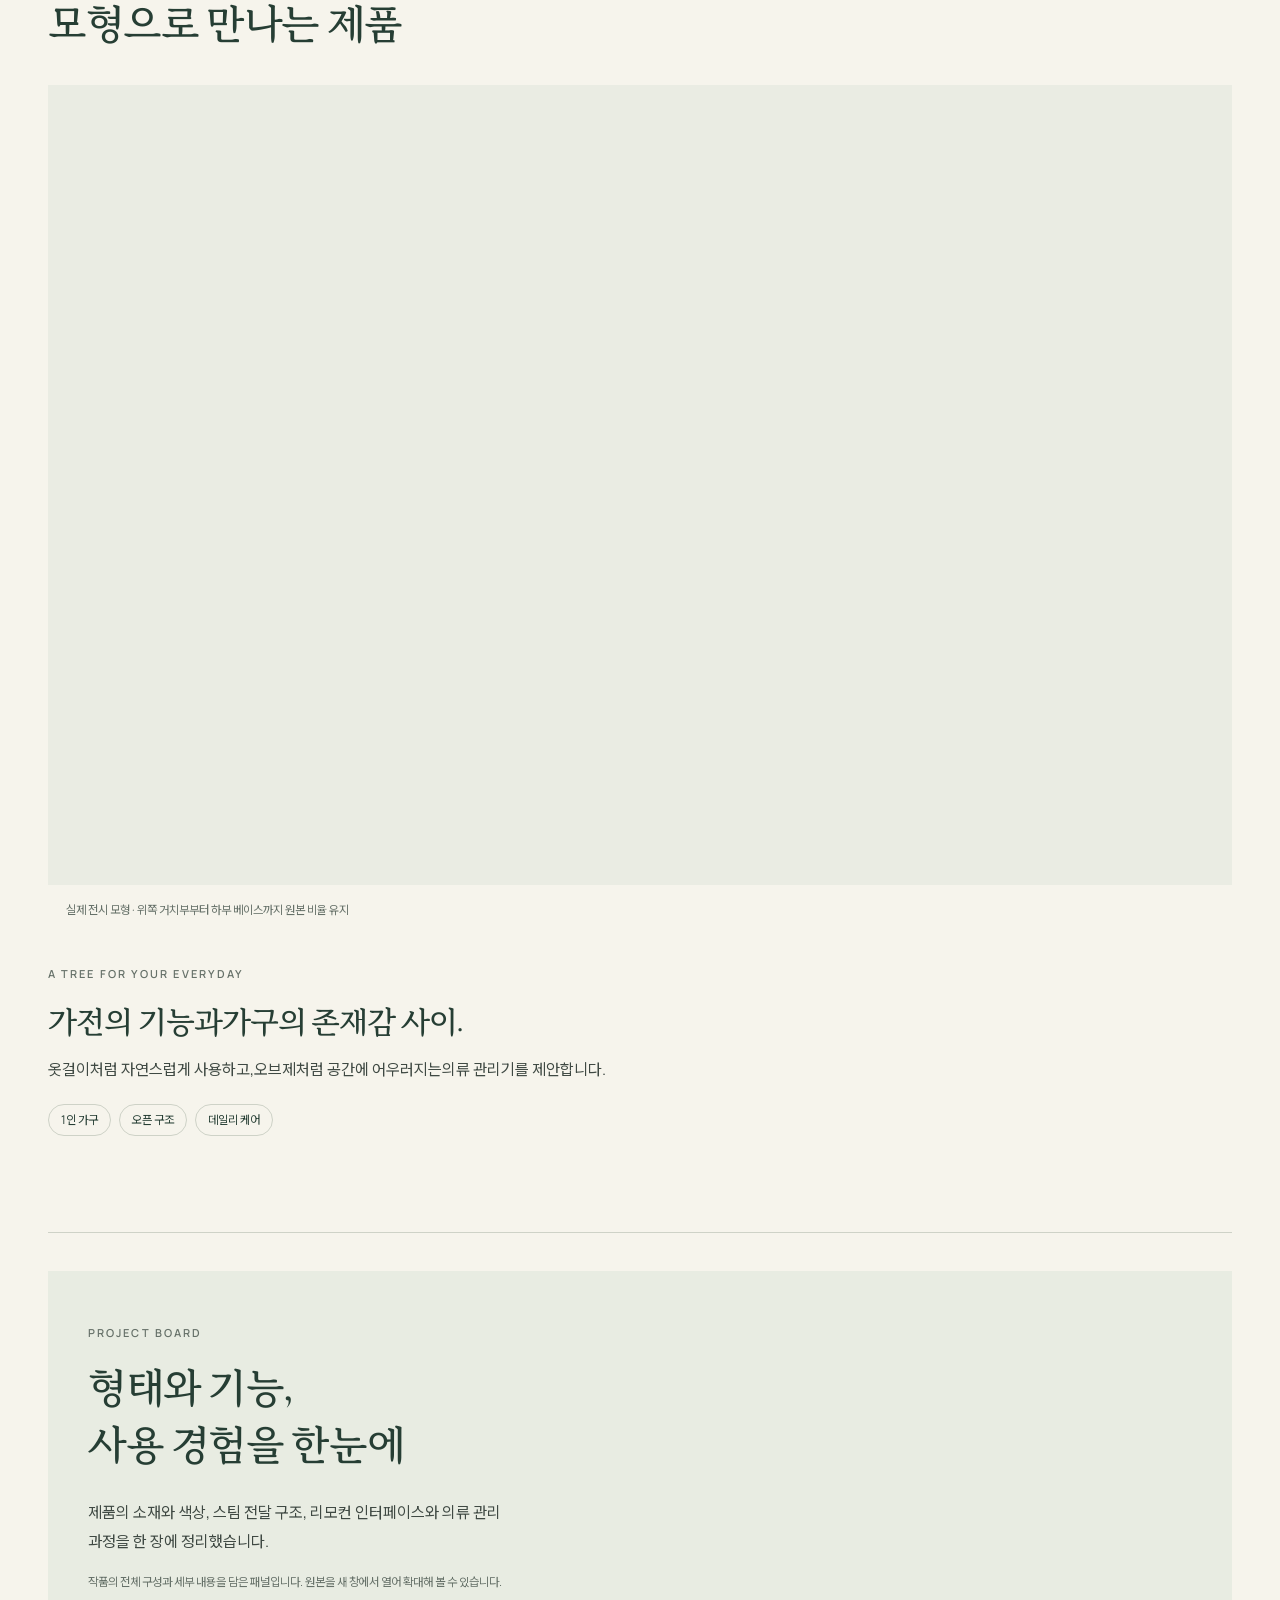
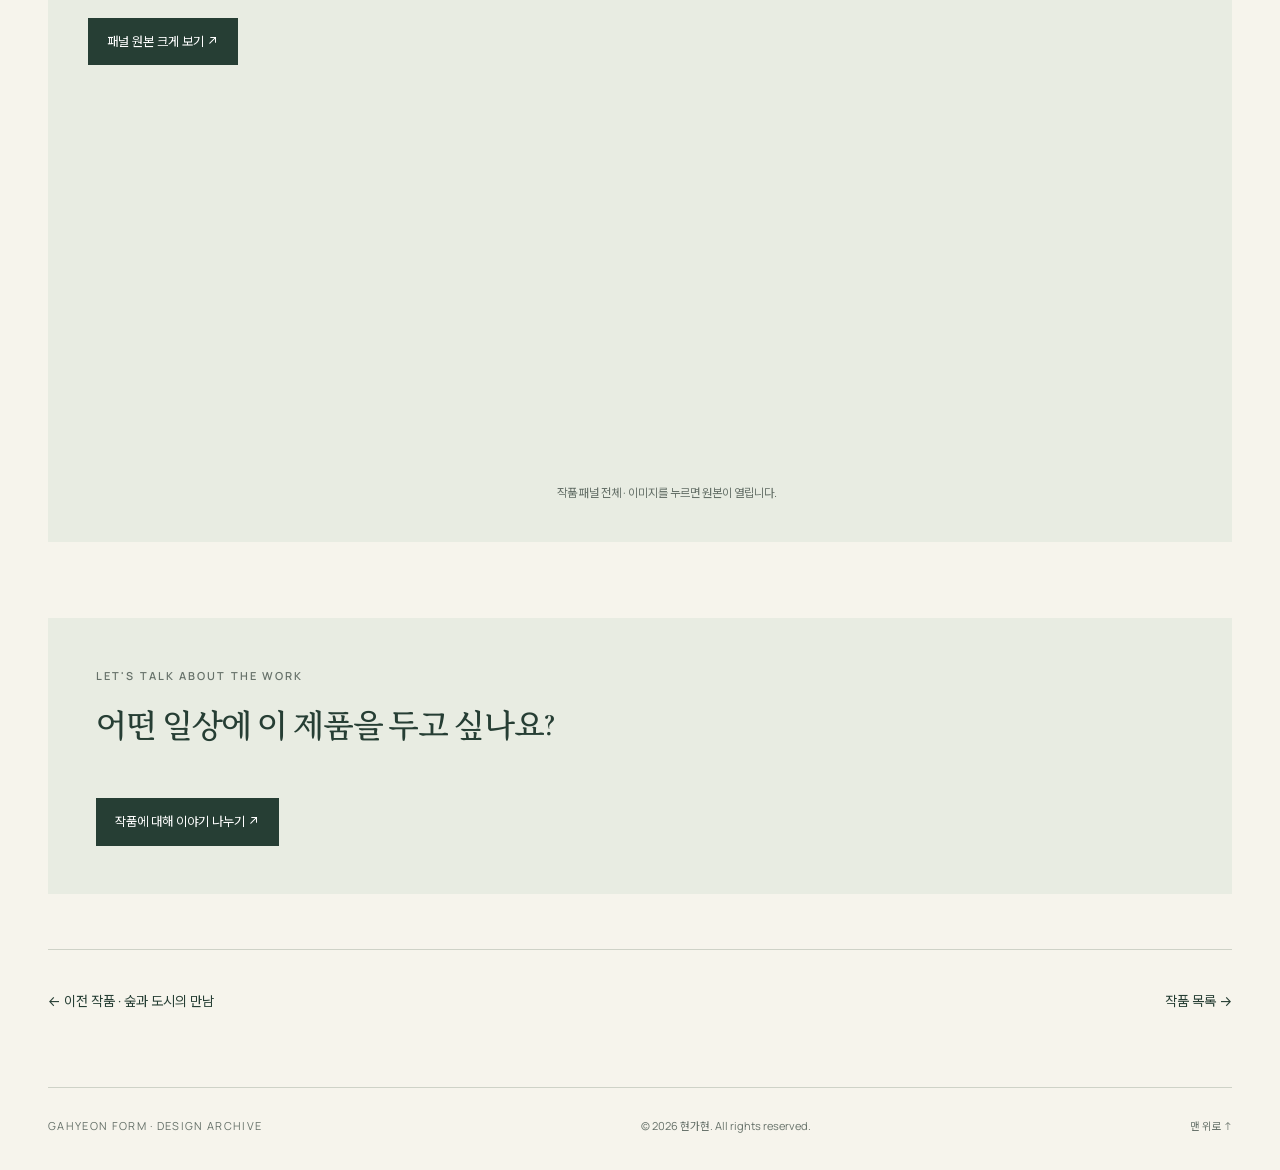
<file: product-story.html>
<!DOCTYPE html>
<html lang="ko"><head><meta charset="utf-8"/><meta content="width=device-width,initial-scale=1" name="viewport"/><meta content="0;url=product.html" http-equiv="refresh"/><title>작품 페이지로 이동 | GAHYEON FORM</title><link href="style.css" rel="stylesheet"/><link href="fonts.css" rel="stylesheet"/></head><body><main class="wrap section"><p>작품 설명과 전시 자료가 한 페이지로 통합되었습니다.</p><a href="product.html">작품 페이지 열기 →</a></main></body></html>
</file>
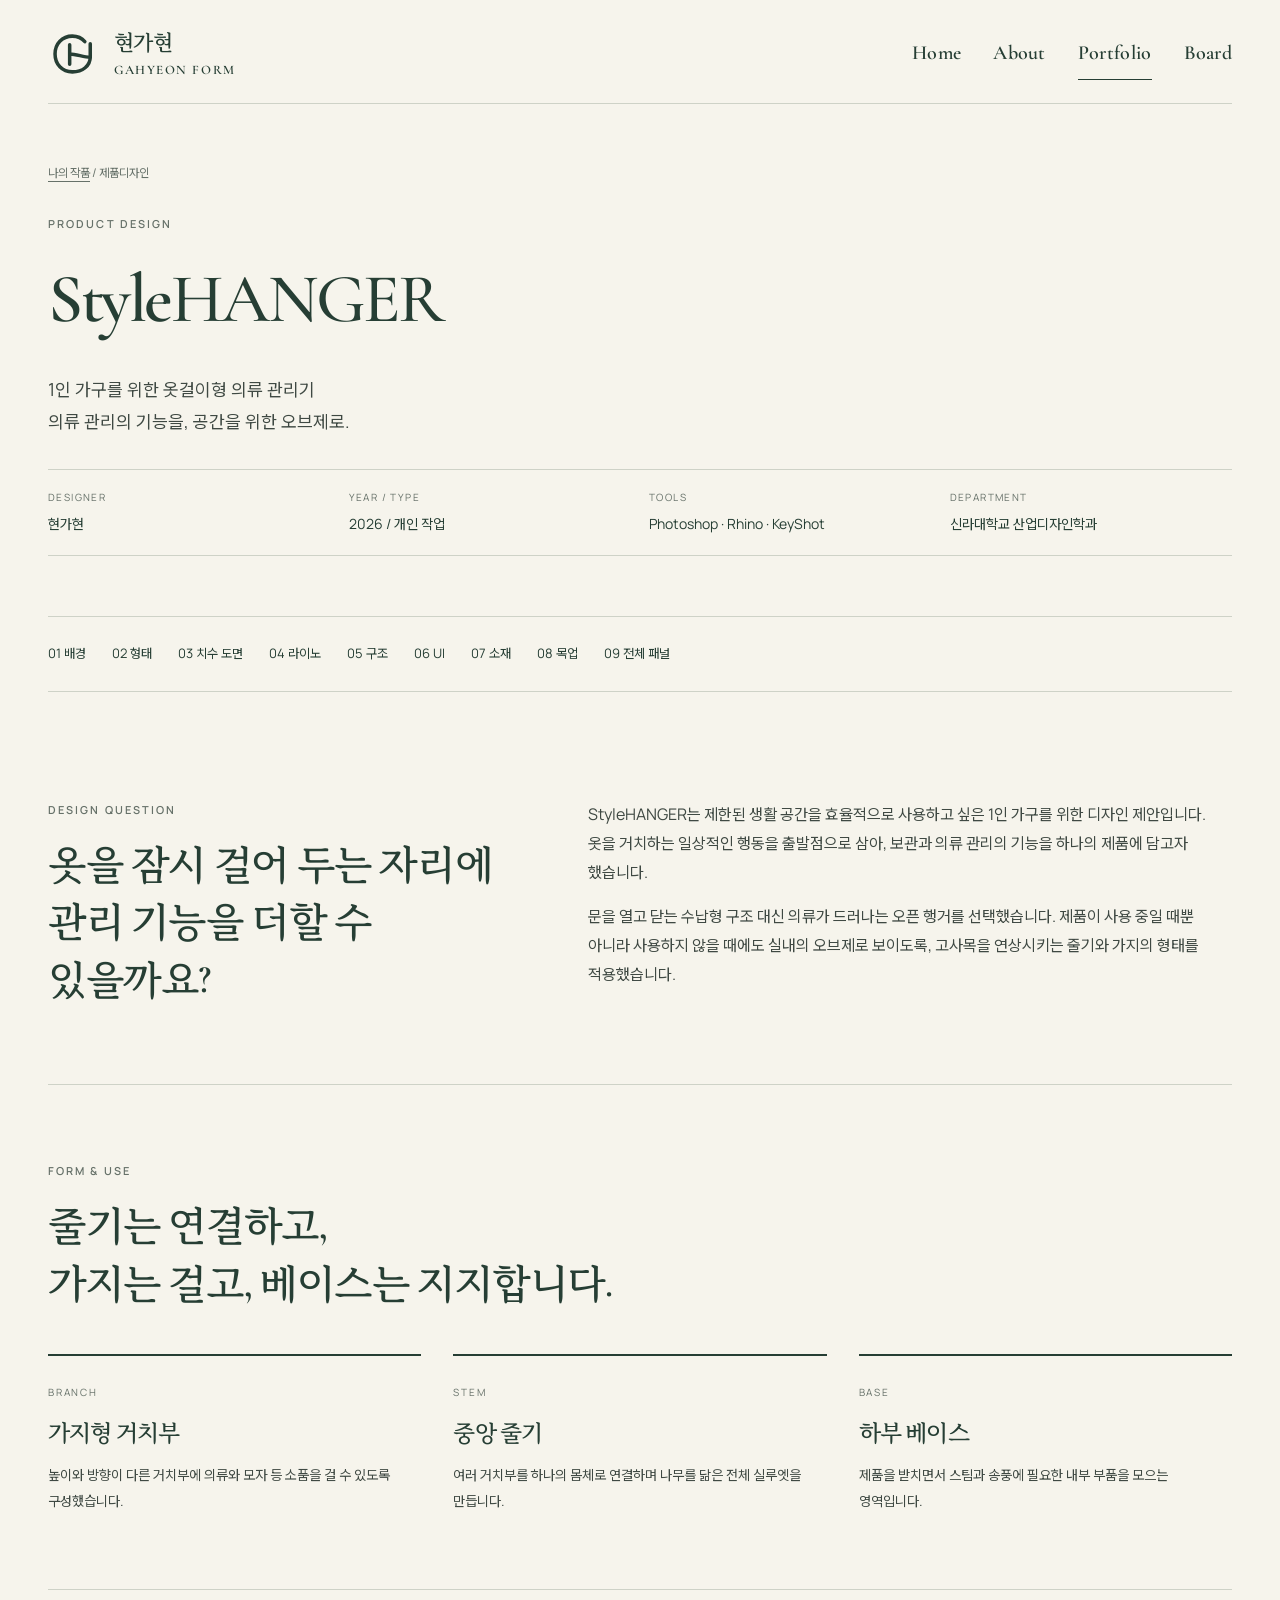
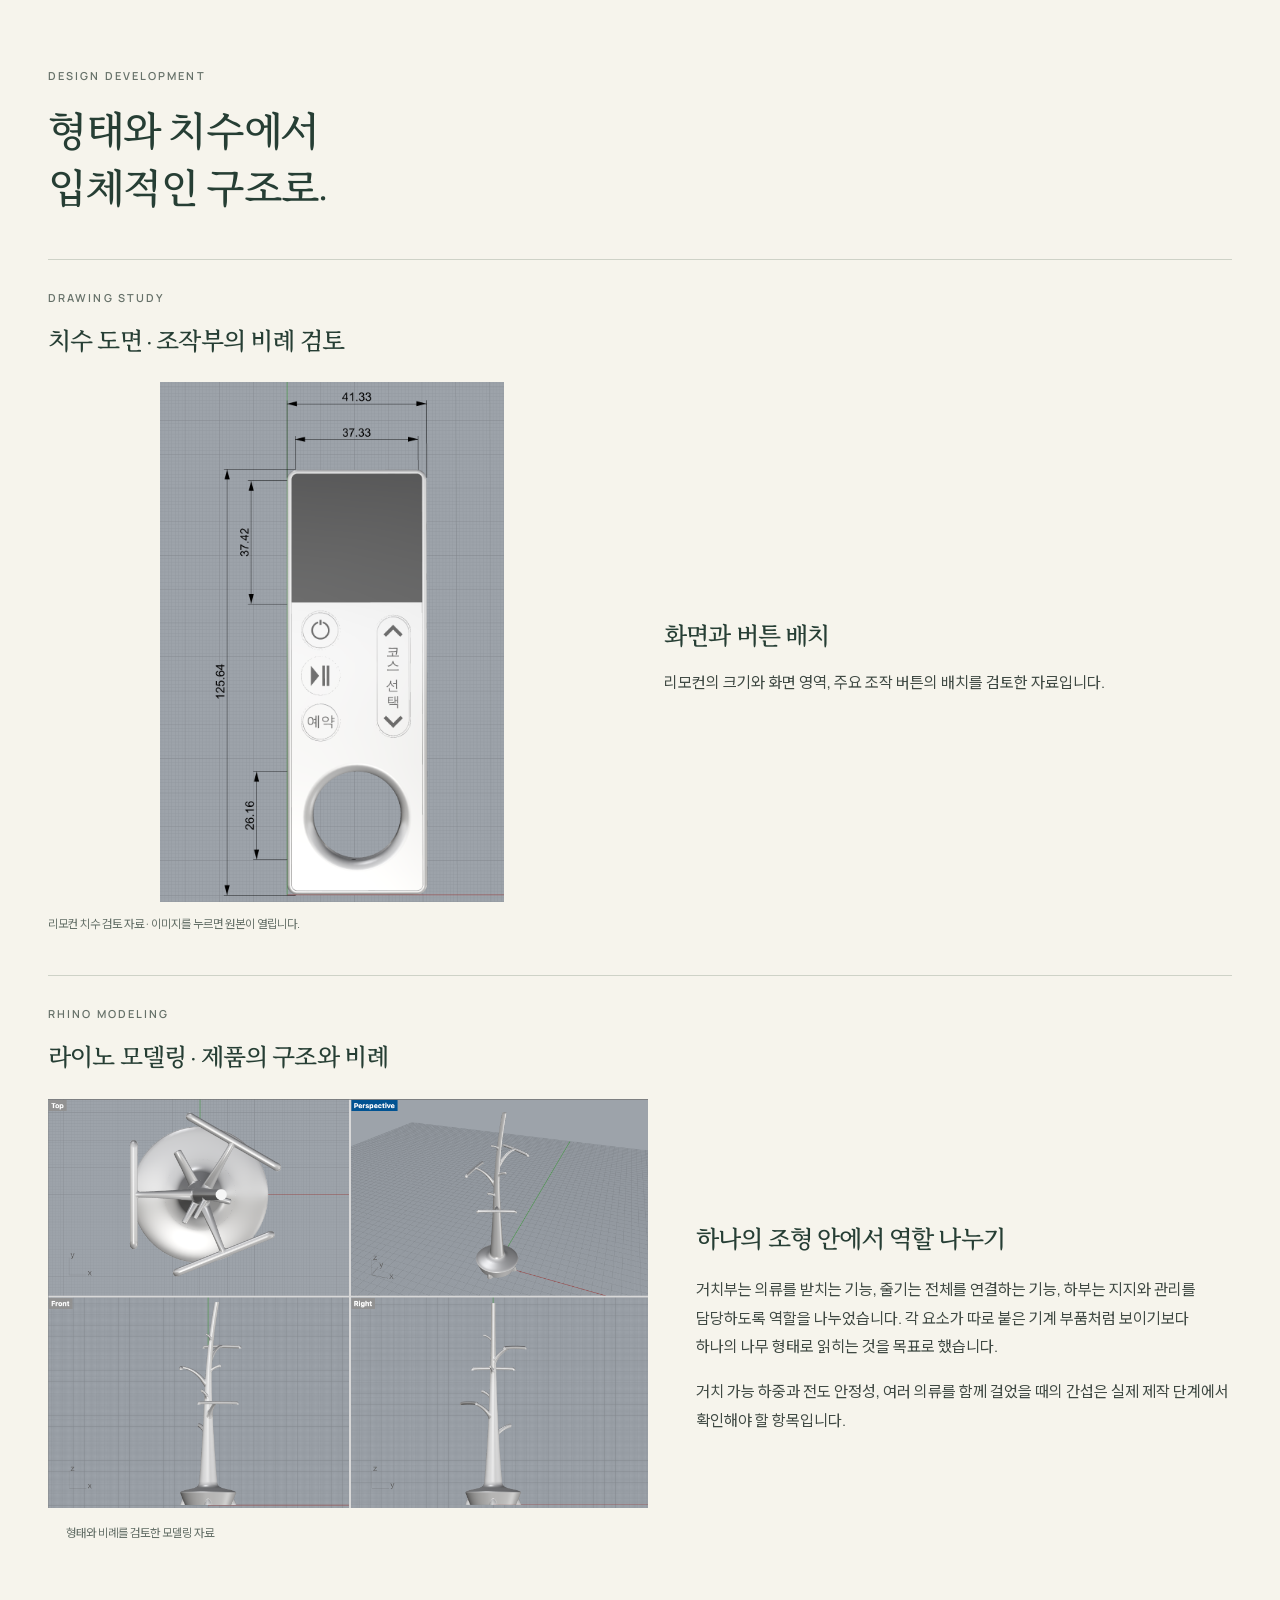
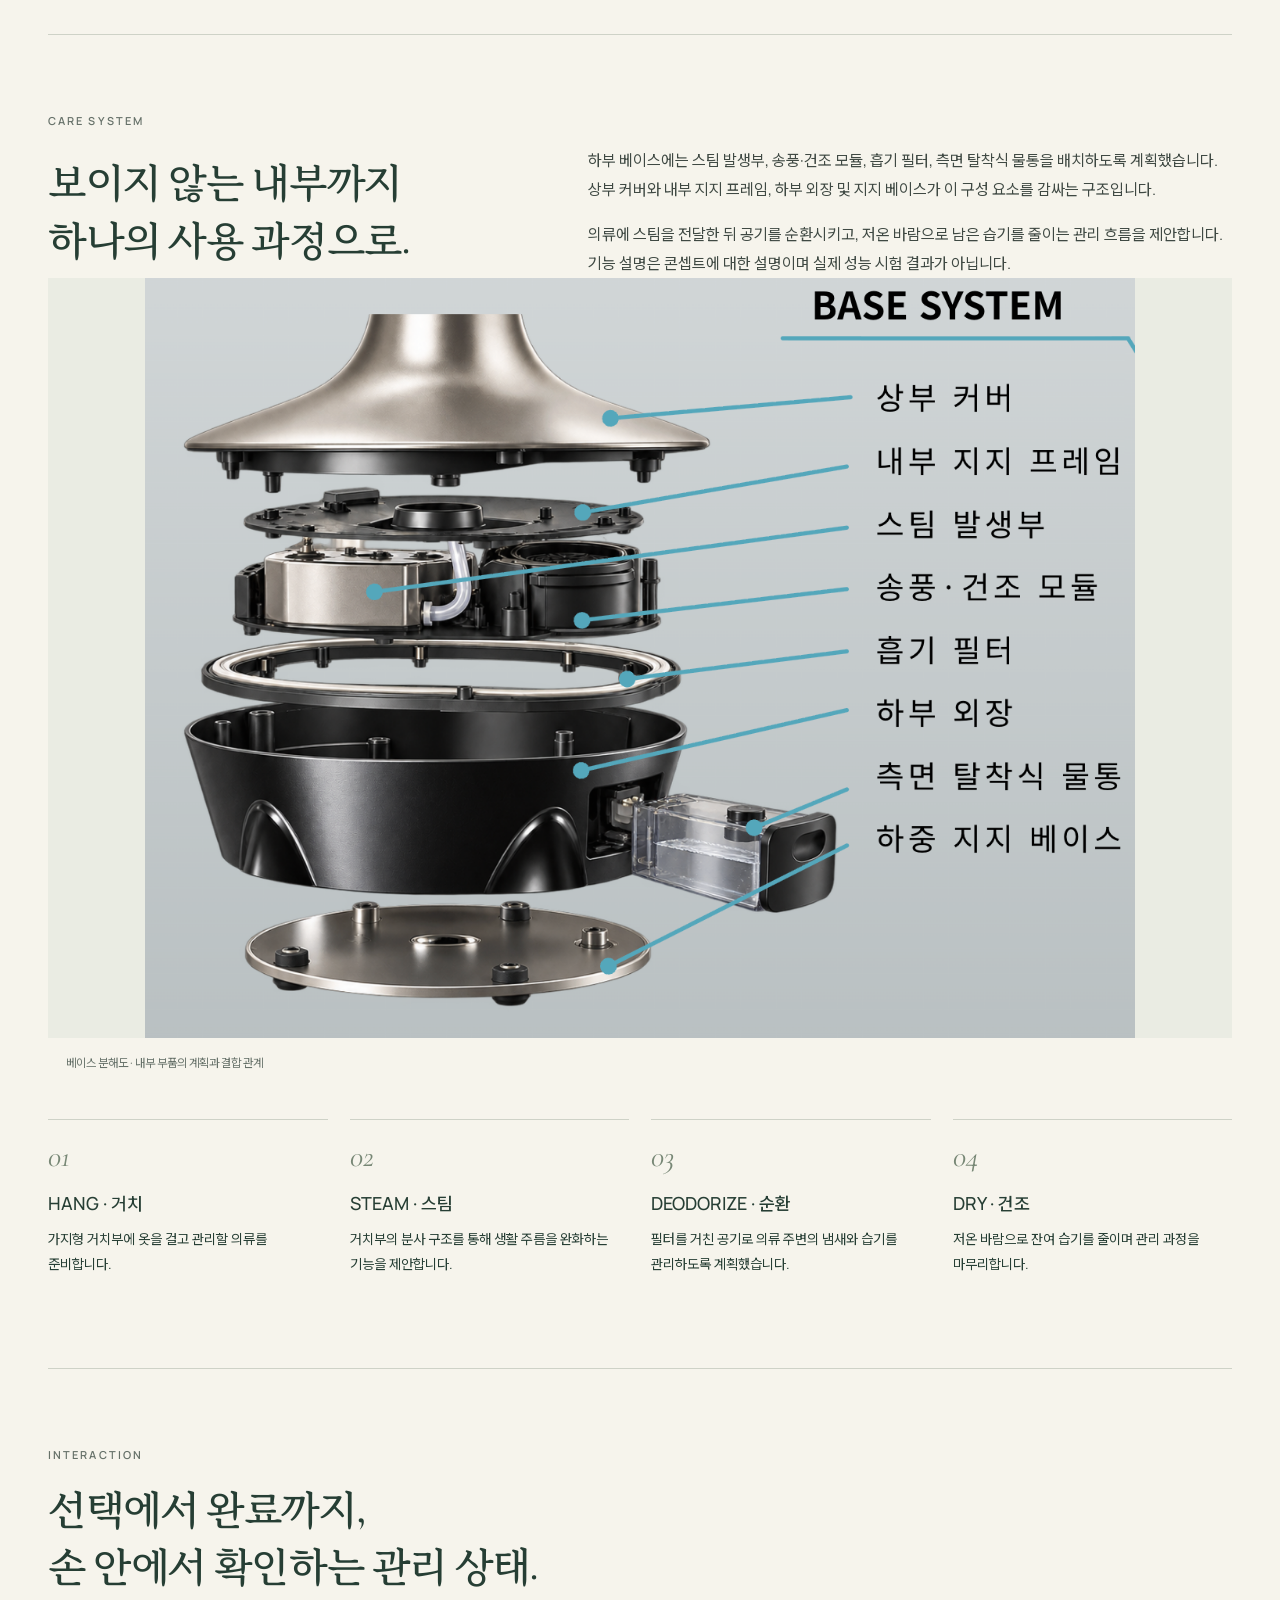
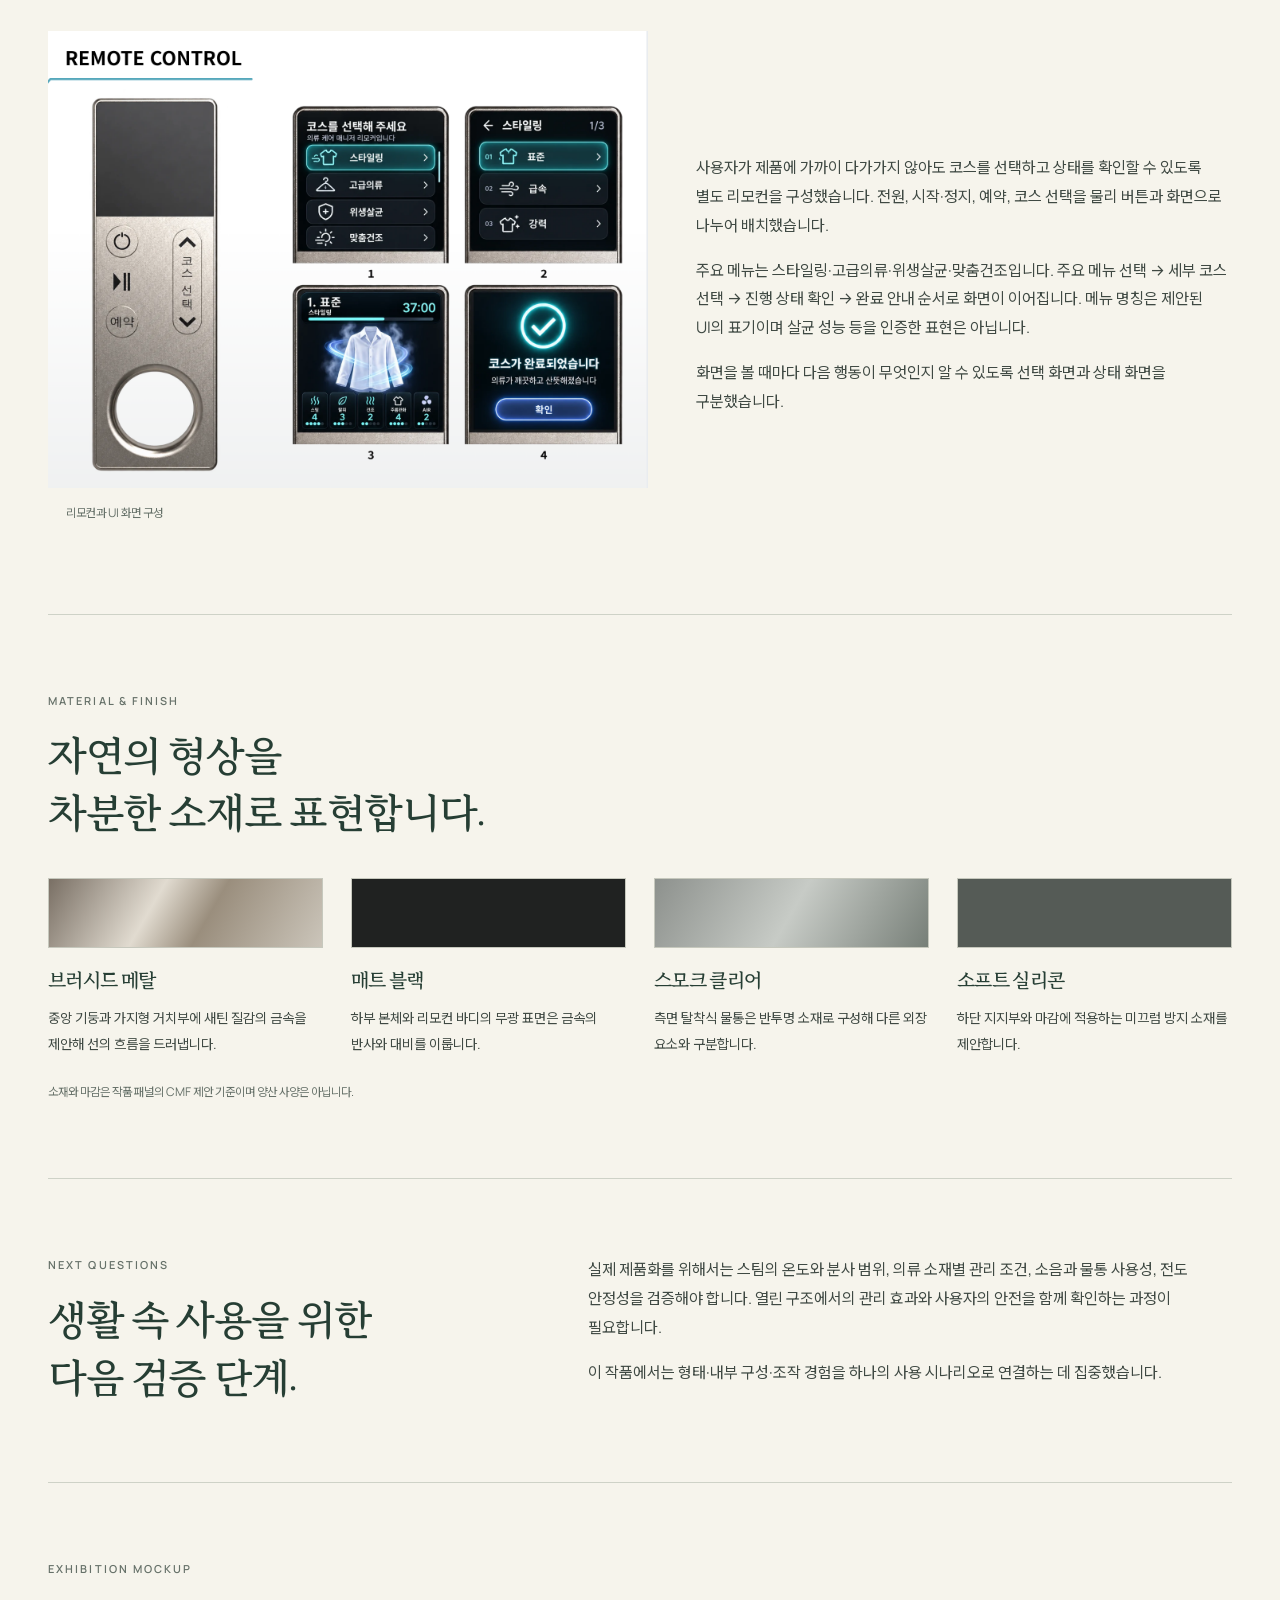
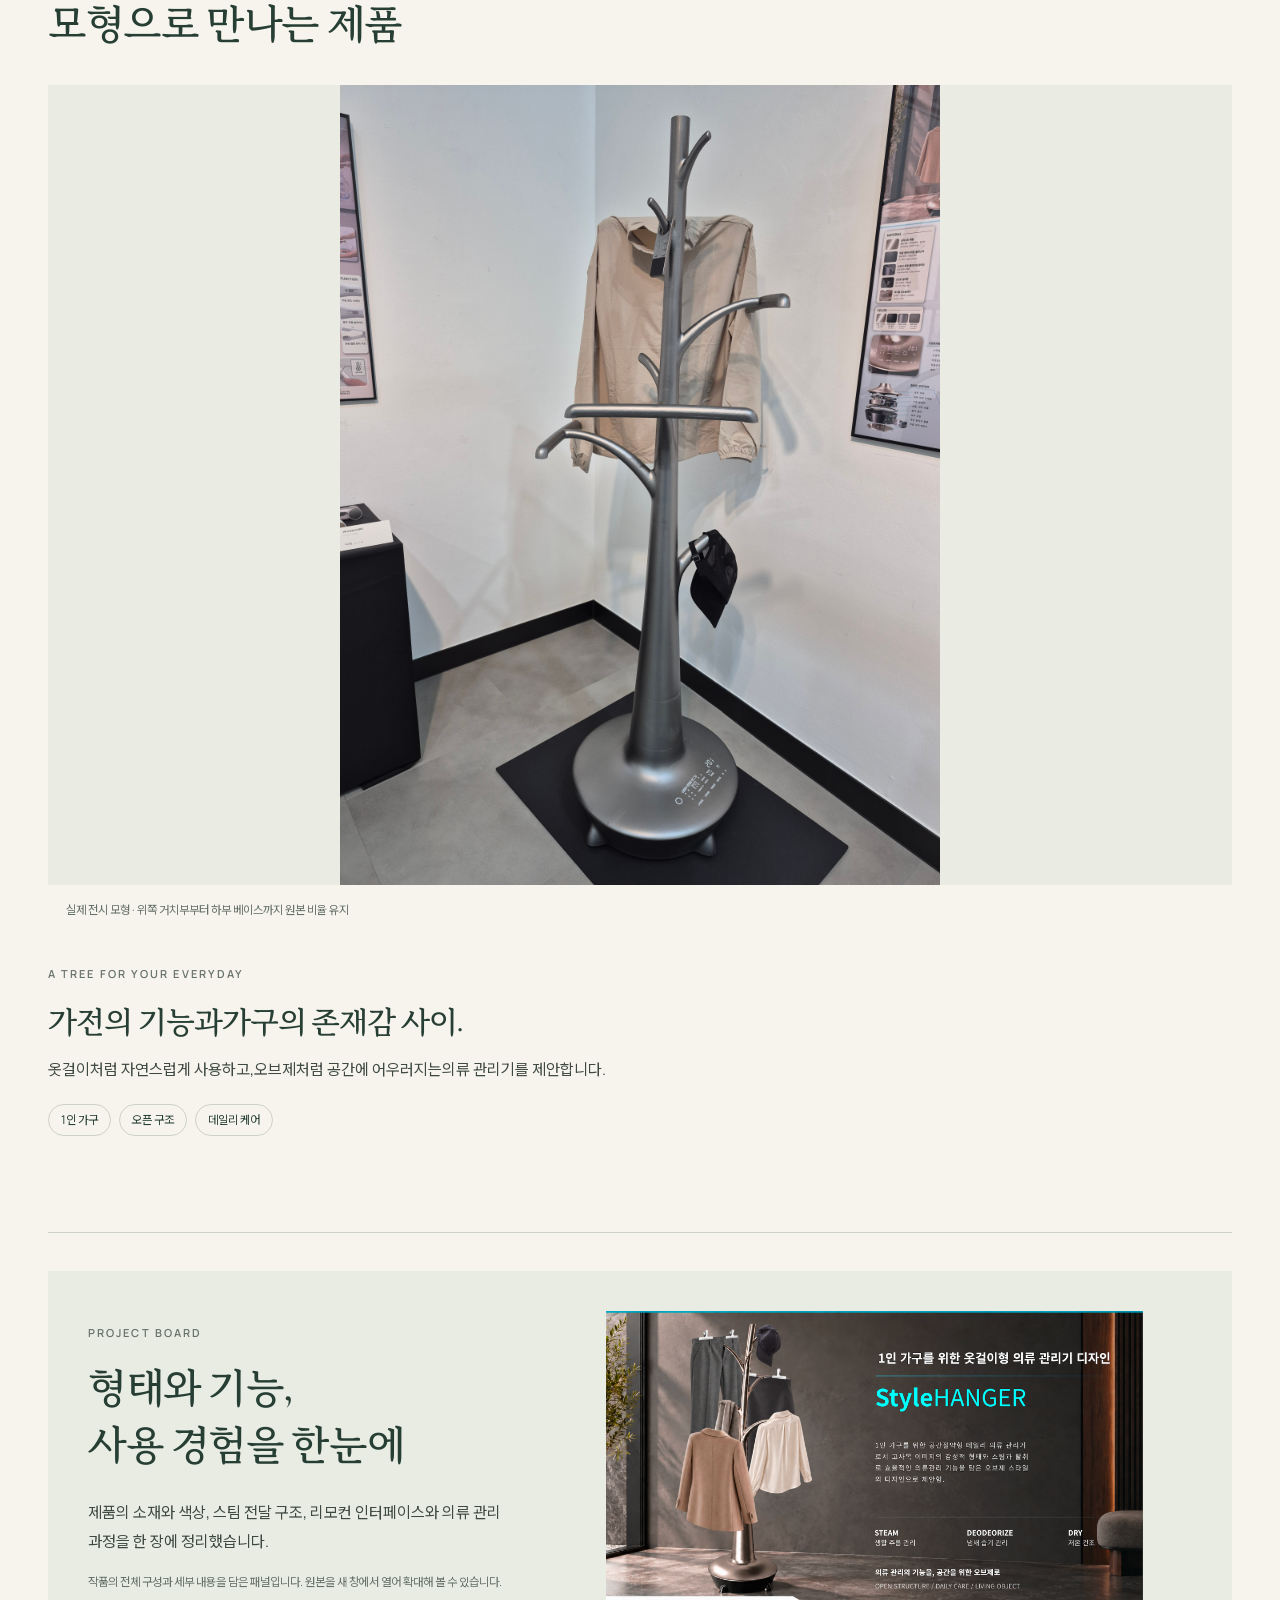
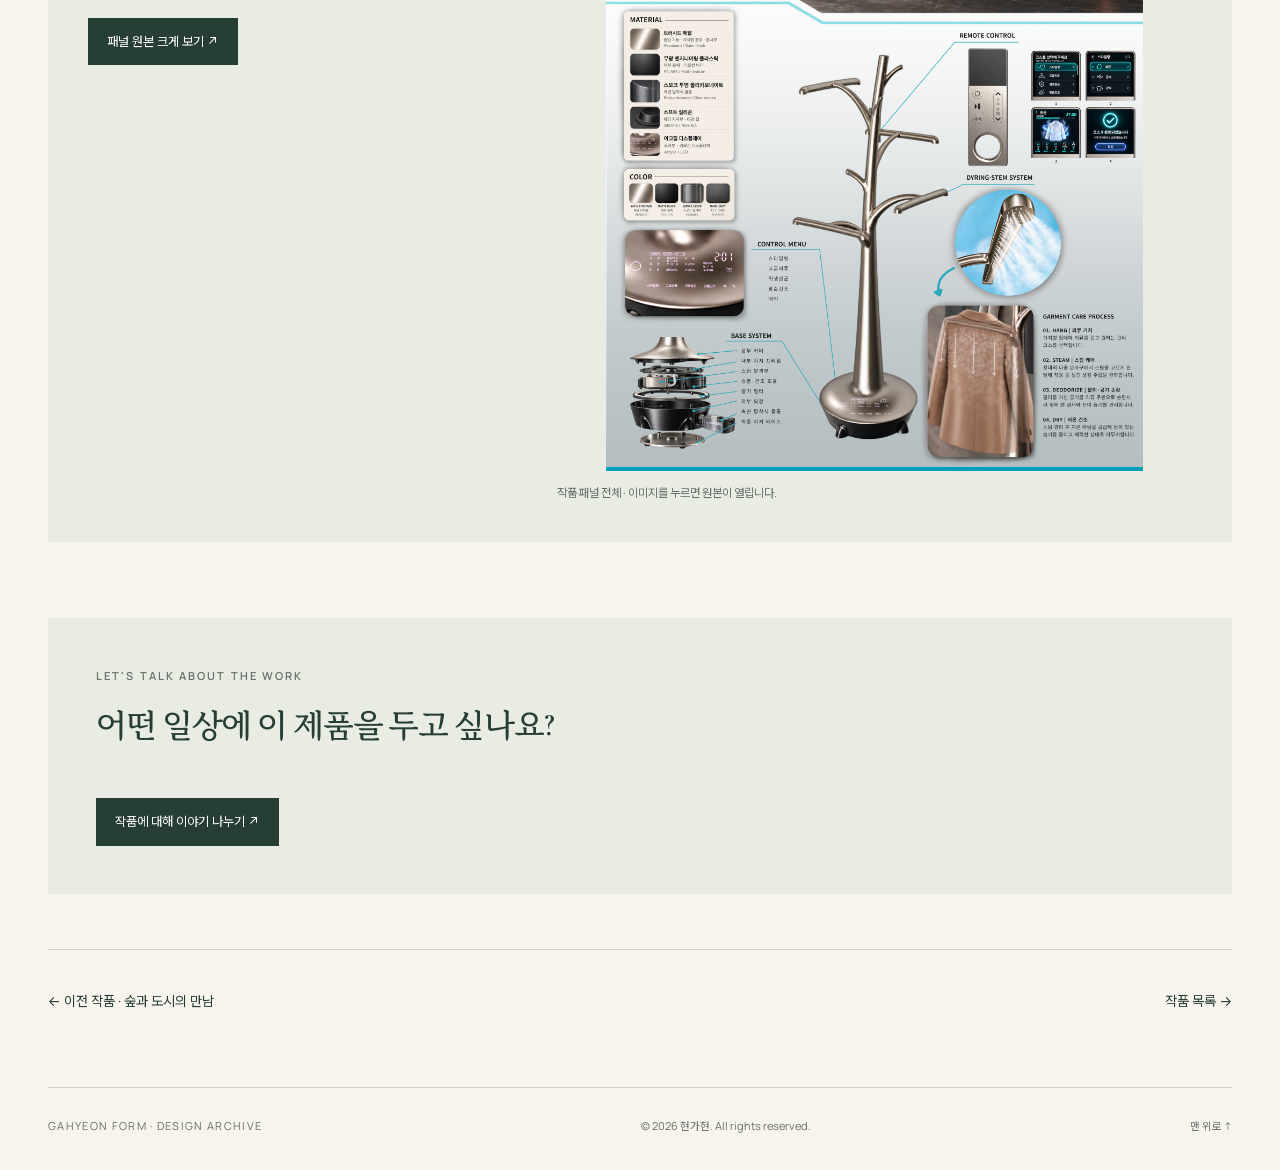
<file: product.html>
<!DOCTYPE html>

<html lang="ko"><head><meta charset="utf-8"/><meta content="width=device-width,initial-scale=1" name="viewport"/><meta content="#f6f4ec" name="theme-color"/><title>StyleHANGER | GAHYEON FORM</title><meta content="제품의 배경, 가지형 구조, 베이스 시스템, 리모컨 UI와 소재를 소개합니다." name="description"/><link href="images/brand/gahyeon-form-symbol.svg" rel="icon"/><link href="style.css" rel="stylesheet"/><link href="brand.css" rel="stylesheet"/><link href="fonts.css" rel="stylesheet"/></head><body id="top"><a class="skip" href="#main">본문 바로가기</a><header class="site-header"><a aria-label="GAHYEON FORM 현가현 홈" class="brand brand-form" href="index.html"><img alt="" class="brand-symbol" height="56" src="images/brand/gahyeon-form-symbol.svg" width="56"/><span class="brand-type"><strong>현가현</strong><span class="brand-name">GAHYEON FORM</span></span></a><nav aria-label="주 메뉴"><a href="index.html">Home</a><a href="about.html">About</a><a class="active" href="portfolio.html">Portfolio</a><a href="board.html">Board</a></nav></header><main class="wrap" id="main"><section class="page-head"><p class="breadcrumb"><a href="portfolio.html">나의 작품</a> / 제품디자인</p><p class="eyebrow">PRODUCT DESIGN</p><h1>Style<span class="serif">HANGER</span></h1><p class="lead">1인 가구를 위한 옷걸이형 의류 관리기<br/>의류 관리의 기능을, 공간을 위한 오브제로.</p><dl class="meta"><div><dt>DESIGNER</dt><dd>현가현</dd></div><div><dt>YEAR / TYPE</dt><dd>2026 / 개인 작업</dd></div><div><dt>TOOLS</dt><dd>Photoshop · Rhino · KeyShot</dd></div><div><dt>DEPARTMENT</dt><dd>신라대학교 산업디자인학과</dd></div></dl></section><nav aria-label="작품 페이지 목차" class="case-index"><a href="#background">01 배경</a><a href="#form">02 형태</a><a href="#sketch">03 치수 도면</a><a href="#modeling">04 라이노</a><a href="#system">05 구조</a><a href="#interaction">06 UI</a><a href="#material">07 소재</a><a href="#exhibition">08 목업</a><a href="#project-board">09 전체 패널</a></nav>
<section class="section split text-top" id="background"><div><p class="eyebrow">DESIGN QUESTION</p><h2>옷을 잠시 걸어 두는 자리에<br/>관리 기능을 더할 수 있을까요?</h2></div><div class="copy"><p>StyleHANGER는 제한된 생활 공간을 효율적으로 사용하고 싶은 1인 가구를 위한 디자인 제안입니다. 옷을 거치하는 일상적인 행동을 출발점으로 삼아, 보관과 의류 관리의 기능을 하나의 제품에 담고자 했습니다.</p><p>문을 열고 닫는 수납형 구조 대신 의류가 드러나는 오픈 행거를 선택했습니다. 제품이 사용 중일 때뿐 아니라 사용하지 않을 때에도 실내의 오브제로 보이도록, 고사목을 연상시키는 줄기와 가지의 형태를 적용했습니다.</p></div></section>
<section class="section" id="form"><p class="eyebrow">FORM &amp; USE</p><h2>줄기는 연결하고,<br/>가지는 걸고, 베이스는 지지합니다.</h2><div class="concept-strip"><article><span>BRANCH</span><h3>가지형 거치부</h3><p>높이와 방향이 다른 거치부에 의류와 모자 등 소품을 걸 수 있도록 구성했습니다.</p></article><article><span>STEM</span><h3>중앙 줄기</h3><p>여러 거치부를 하나의 몸체로 연결하며 나무를 닮은 전체 실루엣을 만듭니다.</p></article><article><span>BASE</span><h3>하부 베이스</h3><p>제품을 받치면서 스팀과 송풍에 필요한 내부 부품을 모으는 영역입니다.</p></article></div></section><section class="section" id="process"><p class="eyebrow">DESIGN DEVELOPMENT</p><h2>형태와 치수에서<br/>입체적인 구조로.</h2><div class="process-stage" id="sketch"><p class="eyebrow">DRAWING STUDY</p><h3>치수 도면 · 조작부의 비례 검토</h3><article class="drawing-study"><figure class=""><a aria-label="화면과 버튼의 크기 및 배치를 표시한 리모컨 치수 검토 이미지 원본 크게 보기 새 창" class="image-link" href="images/remote-drawing.png" rel="noopener" target="_blank"><img alt="화면과 버튼의 크기 및 배치를 표시한 리모컨 치수 검토 이미지" decoding="async" height="1388" loading="lazy" src="images/remote-drawing.png" width="918"/></a><figcaption class="caption">리모컨 치수 검토 자료 · 이미지를 누르면 원본이 열립니다.</figcaption></figure><h3>화면과 버튼 배치</h3><p>리모컨의 크기와 화면 영역, 주요 조작 버튼의 배치를 검토한 자료입니다.</p></article></div><div class="process-stage" id="modeling"><p class="eyebrow">RHINO MODELING</p><h3>라이노 모델링 · 제품의 구조와 비례</h3><div class="story-pair"><figure class="story-figure"><a href="images/product-modeling.png" rel="noopener" target="_blank"><img alt="Rhino 다중 뷰포트에서 확인한 줄기 가지 베이스 모델링" height="1420" loading="lazy" src="images/product-modeling.png" width="2084"/></a><figcaption>형태와 비례를 검토한 모델링 자료</figcaption></figure><div class="copy"><h3>하나의 조형 안에서 역할 나누기</h3><p>거치부는 의류를 받치는 기능, 줄기는 전체를 연결하는 기능, 하부는 지지와 관리를 담당하도록 역할을 나누었습니다. 각 요소가 따로 붙은 기계 부품처럼 보이기보다 하나의 나무 형태로 읽히는 것을 목표로 했습니다.</p><p>거치 가능 하중과 전도 안정성, 여러 의류를 함께 걸었을 때의 간섭은 실제 제작 단계에서 확인해야 할 항목입니다.</p></div></div></div></section>
<section class="section" id="system"><p class="eyebrow">CARE SYSTEM</p><div class="split"><h2>보이지 않는 내부까지<br/>하나의 사용 과정으로.</h2><div class="copy"><p>하부 베이스에는 스팀 발생부, 송풍·건조 모듈, 흡기 필터, 측면 탈착식 물통을 배치하도록 계획했습니다. 상부 커버와 내부 지지 프레임, 하부 외장 및 지지 베이스가 이 구성 요소를 감싸는 구조입니다.</p><p>의류에 스팀을 전달한 뒤 공기를 순환시키고, 저온 바람으로 남은 습기를 줄이는 관리 흐름을 제안합니다. 기능 설명은 콘셉트에 대한 설명이며 실제 성능 시험 결과가 아닙니다.</p></div></div><figure class="story-figure"><a href="images/base-system.png" rel="noopener" target="_blank"><img alt="상부 커버 스팀 발생부 송풍 건조 모듈 필터 물통과 하부 베이스 분해도" height="972" loading="lazy" src="images/base-system.png" width="1266"/></a><figcaption>베이스 분해도 · 내부 부품의 계획과 결합 관계</figcaption></figure><ol class="steps"><li><strong>HANG · 거치</strong>가지형 거치부에 옷을 걸고 관리할 의류를 준비합니다.</li><li><strong>STEAM · 스팀</strong>거치부의 분사 구조를 통해 생활 주름을 완화하는 기능을 제안합니다.</li><li><strong>DEODORIZE · 순환</strong>필터를 거친 공기로 의류 주변의 냄새와 습기를 관리하도록 계획했습니다.</li><li><strong>DRY · 건조</strong>저온 바람으로 잔여 습기를 줄이며 관리 과정을 마무리합니다.</li></ol></section>
<section class="section" id="interaction"><p class="eyebrow">INTERACTION</p><h2>선택에서 완료까지,<br/>손 안에서 확인하는 관리 상태.</h2><div class="story-pair"><figure class="story-figure"><a href="images/remote-ui.png" rel="noopener" target="_blank"><img alt="리모컨 본체와 메뉴 선택 세부 코스 진행 완료 네 화면" height="1148" loading="lazy" src="images/remote-ui.png" width="1506"/></a><figcaption>리모컨과 UI 화면 구성</figcaption></figure><div class="copy"><p>사용자가 제품에 가까이 다가가지 않아도 코스를 선택하고 상태를 확인할 수 있도록 별도 리모컨을 구성했습니다. 전원, 시작·정지, 예약, 코스 선택을 물리 버튼과 화면으로 나누어 배치했습니다.</p><p>주요 메뉴는 스타일링·고급의류·위생살균·맞춤건조입니다. 주요 메뉴 선택 → 세부 코스 선택 → 진행 상태 확인 → 완료 안내 순서로 화면이 이어집니다. 메뉴 명칭은 제안된 UI의 표기이며 살균 성능 등을 인증한 표현은 아닙니다.</p><p>화면을 볼 때마다 다음 행동이 무엇인지 알 수 있도록 선택 화면과 상태 화면을 구분했습니다.</p></div></div></section>
<section class="section" id="material"><p class="eyebrow">MATERIAL &amp; FINISH</p><h2>자연의 형상을<br/>차분한 소재로 표현합니다.</h2><div class="material-grid"><article><i class="swatch metal"></i><h3>브러시드 메탈</h3><p>중앙 기둥과 가지형 거치부에 새틴 질감의 금속을 제안해 선의 흐름을 드러냅니다.</p></article><article><i class="swatch matte"></i><h3>매트 블랙</h3><p>하부 본체와 리모컨 바디의 무광 표면은 금속의 반사와 대비를 이룹니다.</p></article><article><i class="swatch smoke"></i><h3>스모크 클리어</h3><p>측면 탈착식 물통은 반투명 소재로 구성해 다른 외장 요소와 구분합니다.</p></article><article><i class="swatch silicone"></i><h3>소프트 실리콘</h3><p>하단 지지부와 마감에 적용하는 미끄럼 방지 소재를 제안합니다.</p></article></div><p class="note">소재와 마감은 작품 패널의 CMF 제안 기준이며 양산 사양은 아닙니다.</p></section>
<section class="section split text-top"><div><p class="eyebrow">NEXT QUESTIONS</p><h2>생활 속 사용을 위한<br/>다음 검증 단계.</h2></div><div class="copy"><p>실제 제품화를 위해서는 스팀의 온도와 분사 범위, 의류 소재별 관리 조건, 소음과 물통 사용성, 전도 안정성을 검증해야 합니다. 열린 구조에서의 관리 효과와 사용자의 안전을 함께 확인하는 과정이 필요합니다.</p><p>이 작품에서는 형태·내부 구성·조작 경험을 하나의 사용 시나리오로 연결하는 데 집중했습니다.</p></div></section>
<div class="section exhibition-section" id="exhibition"><p class="eyebrow">EXHIBITION MOCKUP</p><h2>모형으로 만나는 제품</h2><figure class="story-figure"><a href="images/product-model.jpg" rel="noopener" target="_blank"><img alt="의류와 모자가 걸려 있는 StyleHANGER 전체 전시 모형" height="3000" loading="lazy" src="images/product-model.jpg" width="4000"/></a><figcaption>실제 전시 모형 · 위쪽 거치부부터 하부 베이스까지 원본 비율 유지</figcaption></figure><div class="exhibition-caption"><p class="eyebrow">A TREE FOR YOUR EVERYDAY</p><h2>가전의 기능과<br/>가구의 존재감 사이.</h2><p>옷걸이처럼 자연스럽게 사용하고,<br/>오브제처럼 공간에 어우러지는<br/>의류 관리기를 제안합니다.</p><div class="tags"><span>1인 가구</span><span>오픈 구조</span><span>데일리 케어</span></div></div></div><section aria-label="작품 패널" class="section" id="project-board"><div class="board"><div class="copy"><p class="eyebrow">PROJECT BOARD</p><h2>형태와 기능,<br/>사용 경험을 한눈에</h2><p>제품의 소재와 색상, 스팀 전달 구조, 리모컨 인터페이스와 의류 관리 과정을 한 장에 정리했습니다.</p><p class="note">작품의 전체 구성과 세부 내용을 담은 패널입니다. 원본을 새 창에서 열어 확대해 볼 수 있습니다.</p><a class="button" href="images/product-panel.png" rel="noopener" target="_blank">패널 원본 크게 보기 ↗</a></div><figure class=""><a aria-label="형태와 기능, 사용 경험을 한눈에 작품 패널 원본 크게 보기 새 창" class="image-link" href="images/product-panel.png" rel="noopener" target="_blank"><img alt="형태와 기능, 사용 경험을 한눈에 작품 패널" decoding="async" height="2828" loading="lazy" src="images/product-panel.png" width="2000"/></a><figcaption class="caption">작품 패널 전체 · 이미지를 누르면 원본이 열립니다.</figcaption></figure></div></section><section class="case-conversation"><p class="eyebrow">LET'S TALK ABOUT THE WORK</p><h2>어떤 일상에 이 제품을 두고 싶나요?</h2><a class="button" href="board.html?work=product">작품에 대해 이야기 나누기 ↗</a></section><nav class="project-nav"><a href="space.html">← 이전 작품 · 숲과 도시의 만남</a><a href="portfolio.html">작품 목록 →</a></nav></main><footer class="site-footer"><span class="footer-mark">GAHYEON FORM · DESIGN ARCHIVE</span><span>© 2026 현가현. All rights reserved.</span><a href="#top">맨 위로 ↑</a></footer></body></html>
</file>
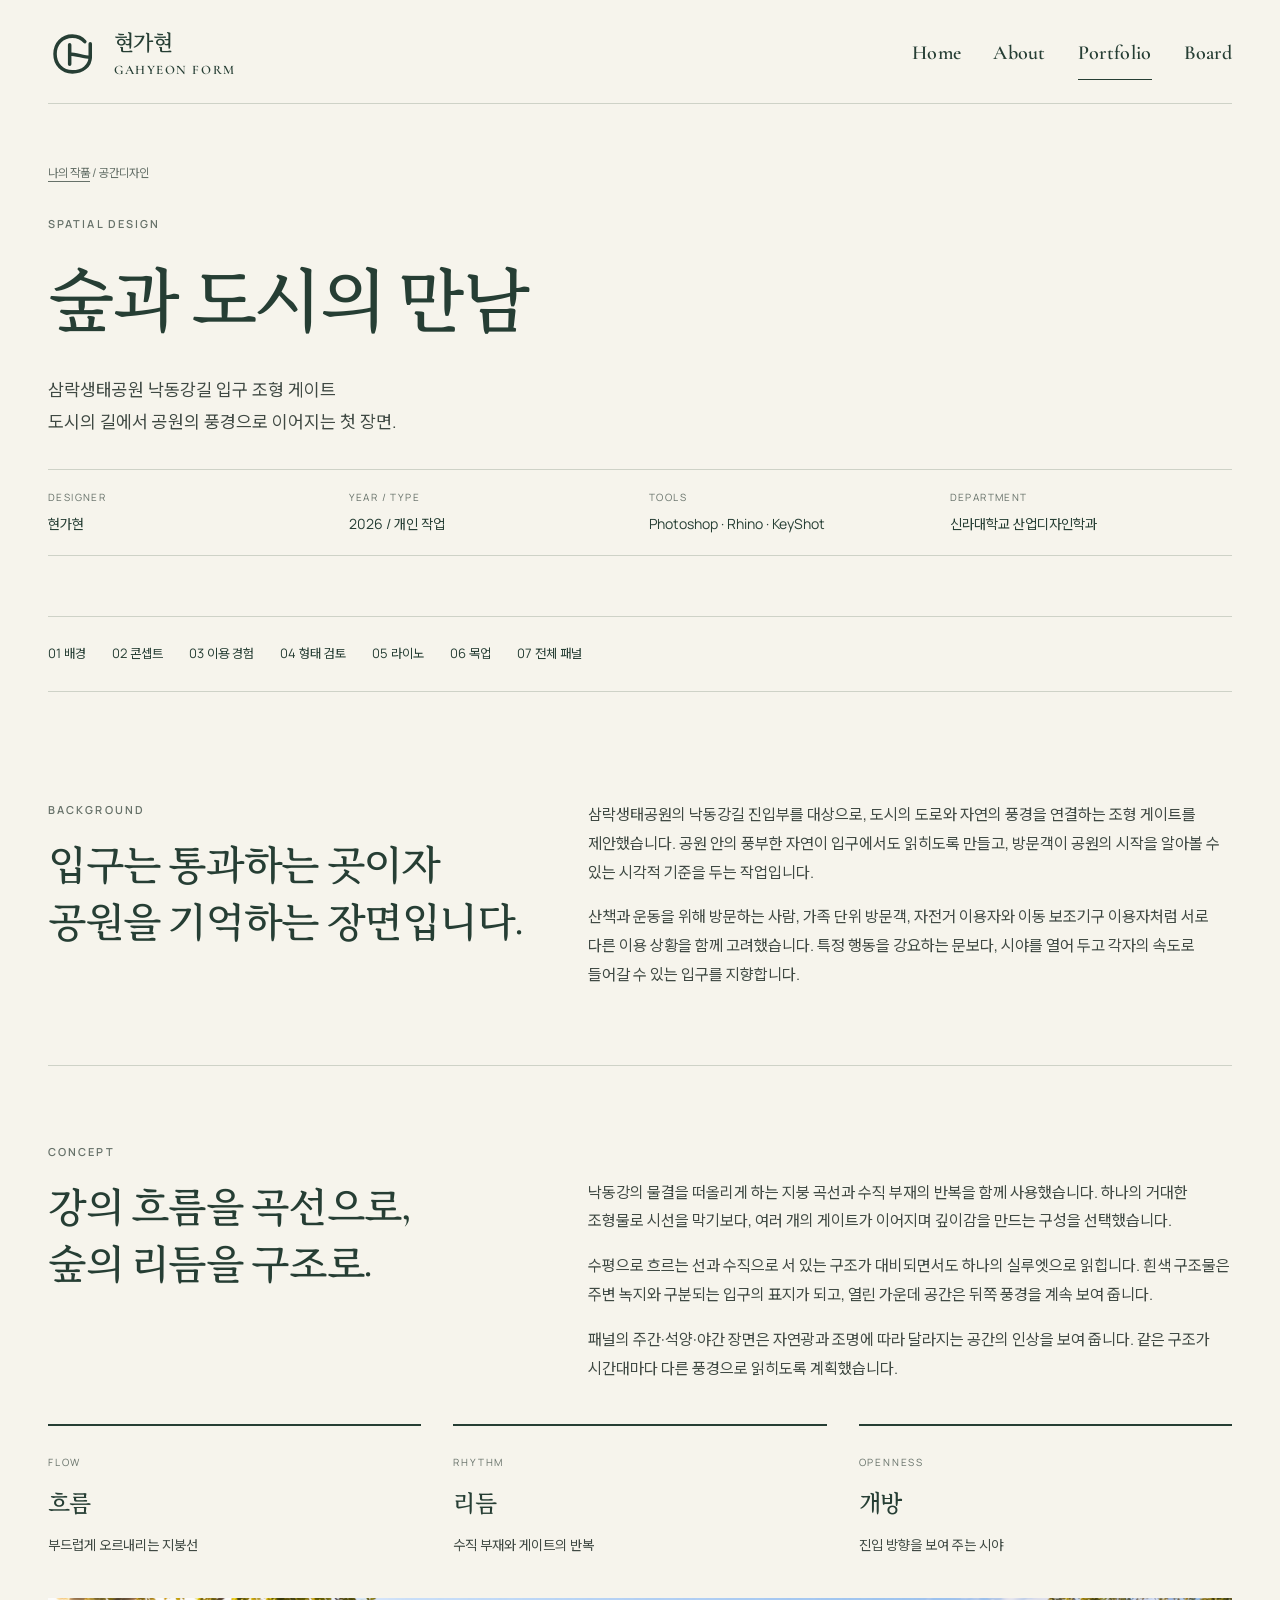
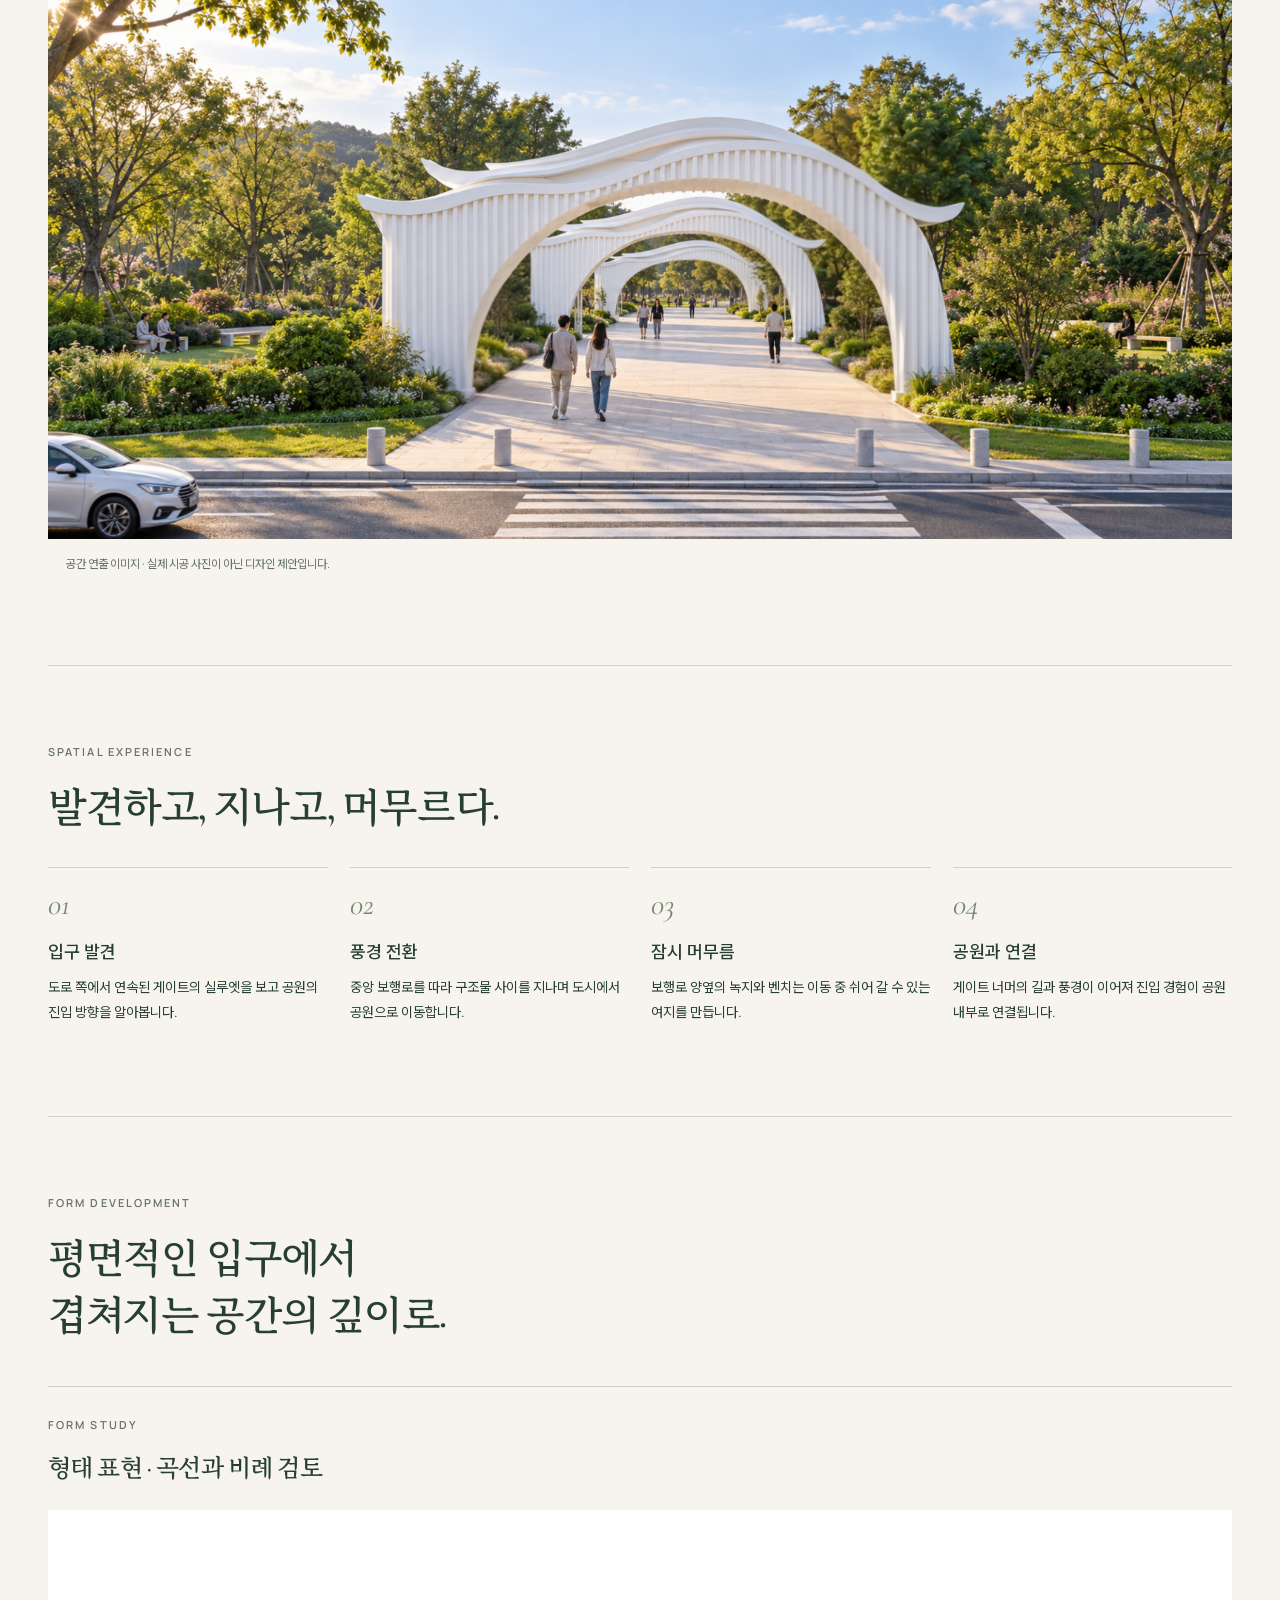
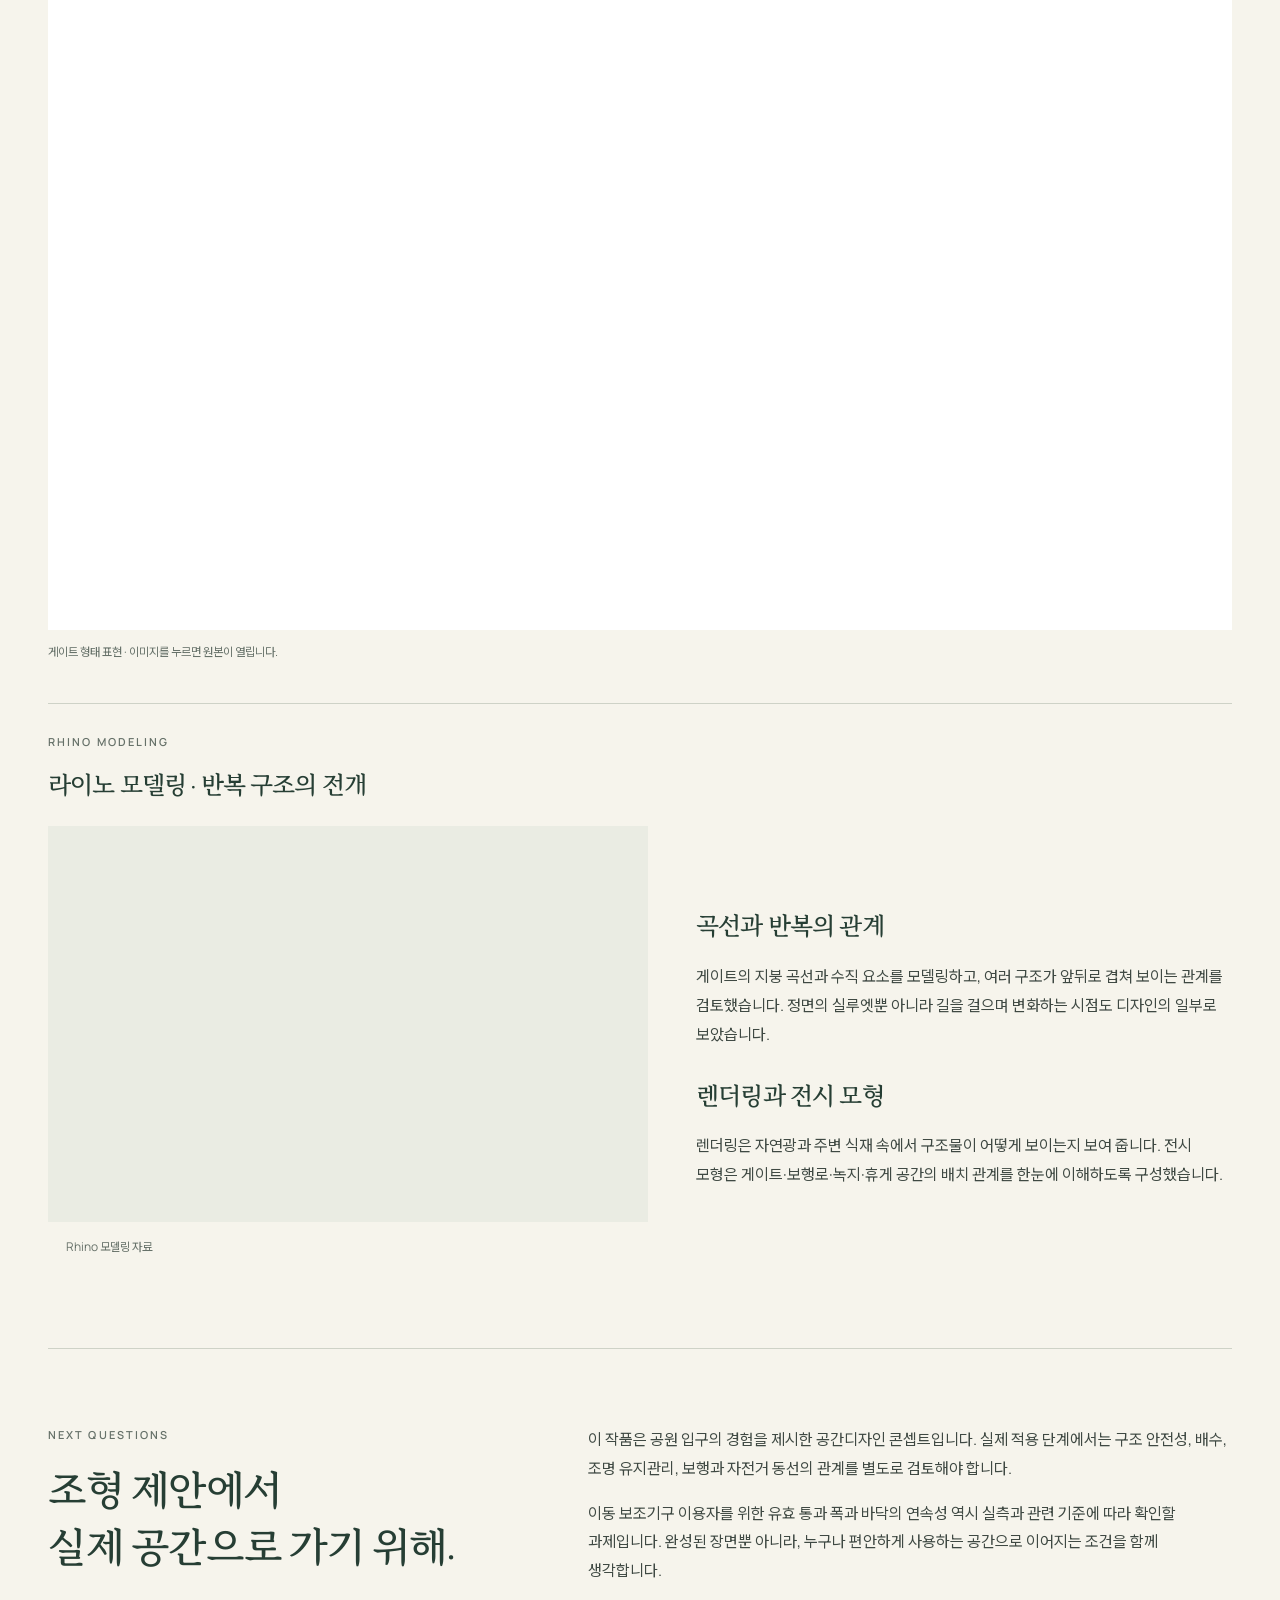
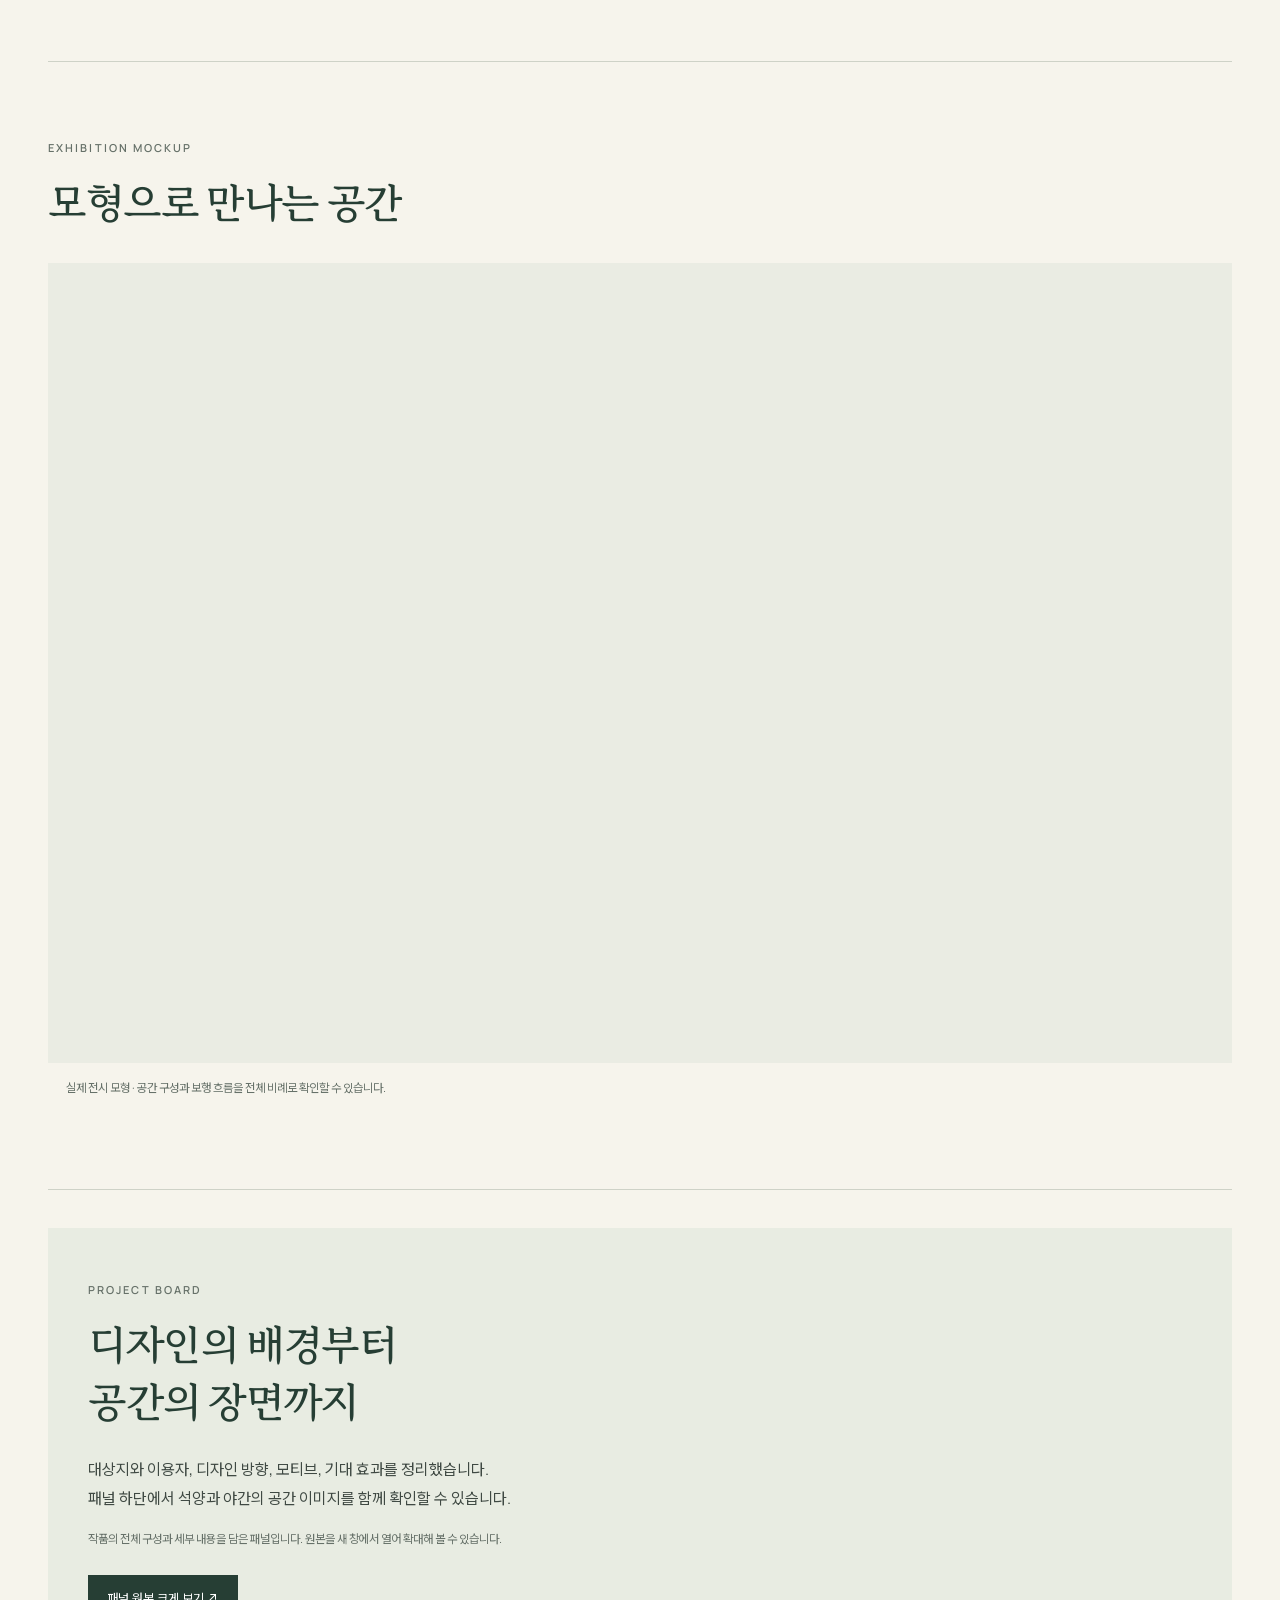
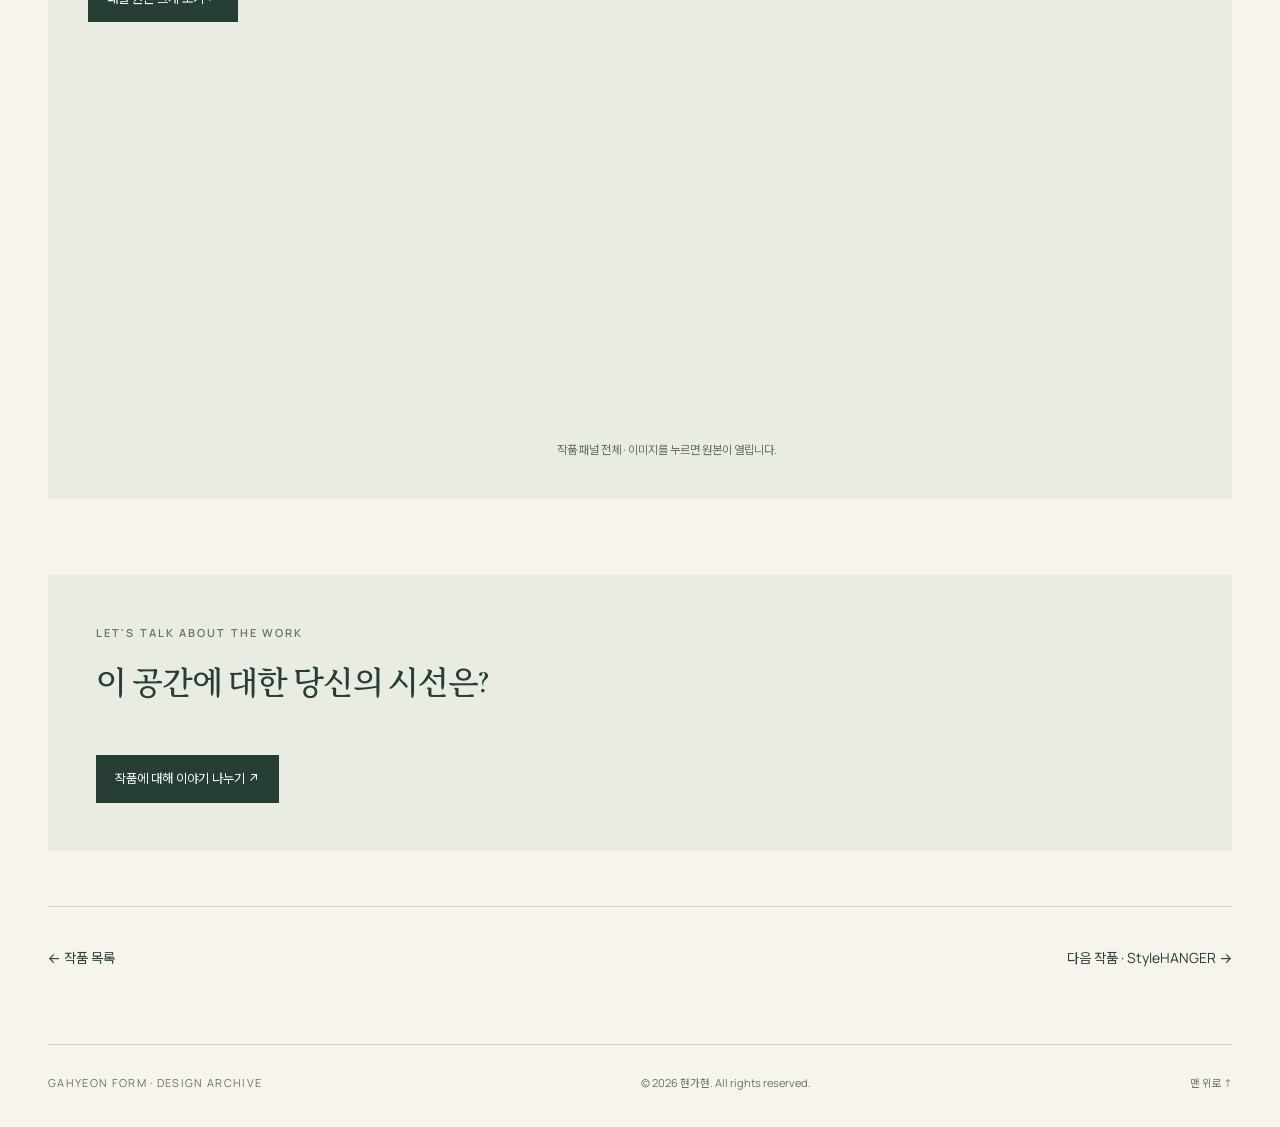
<file: space-story.html>
<!DOCTYPE html>
<html lang="ko"><head><meta charset="utf-8"/><meta content="width=device-width,initial-scale=1" name="viewport"/><meta content="0;url=space.html" http-equiv="refresh"/><title>작품 페이지로 이동 | GAHYEON FORM</title><link href="style.css" rel="stylesheet"/><link href="fonts.css" rel="stylesheet"/></head><body><main class="wrap section"><p>작품 설명과 전시 자료가 한 페이지로 통합되었습니다.</p><a href="space.html">작품 페이지 열기 →</a></main></body></html>
</file>
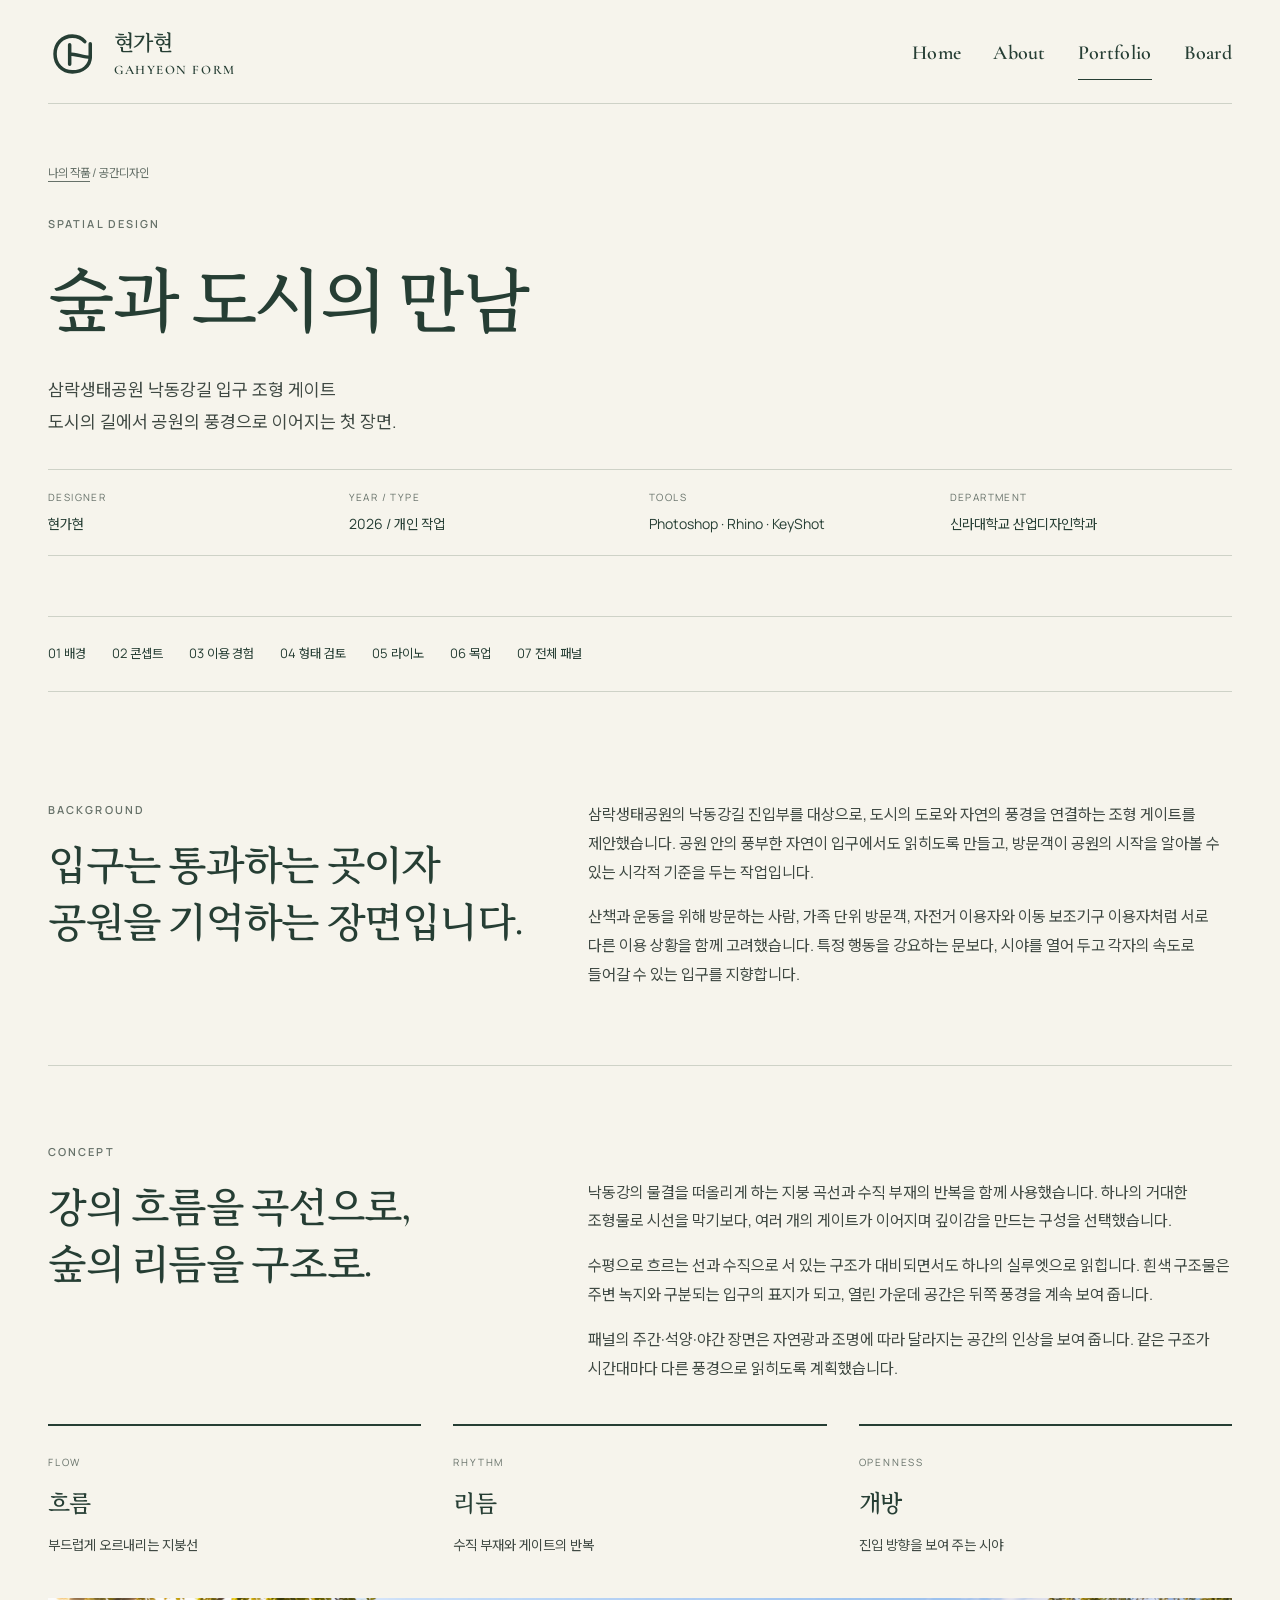
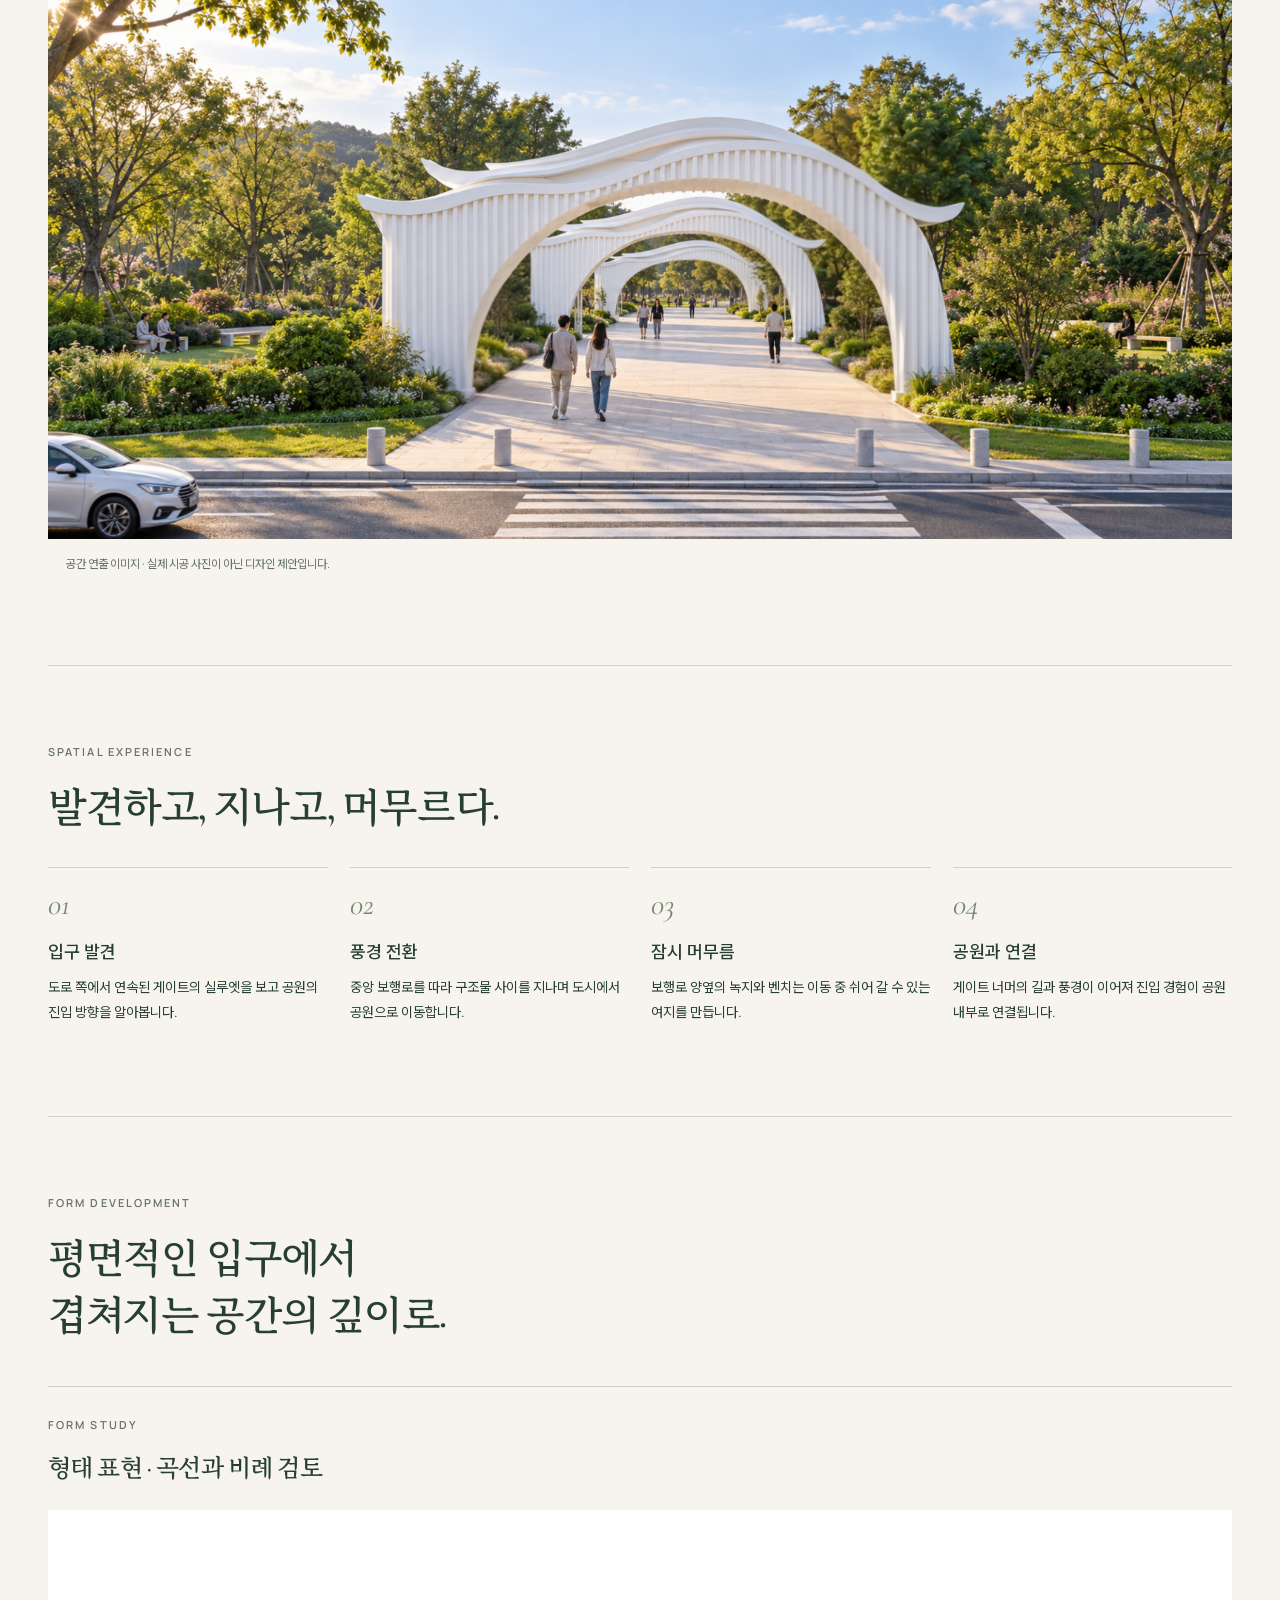
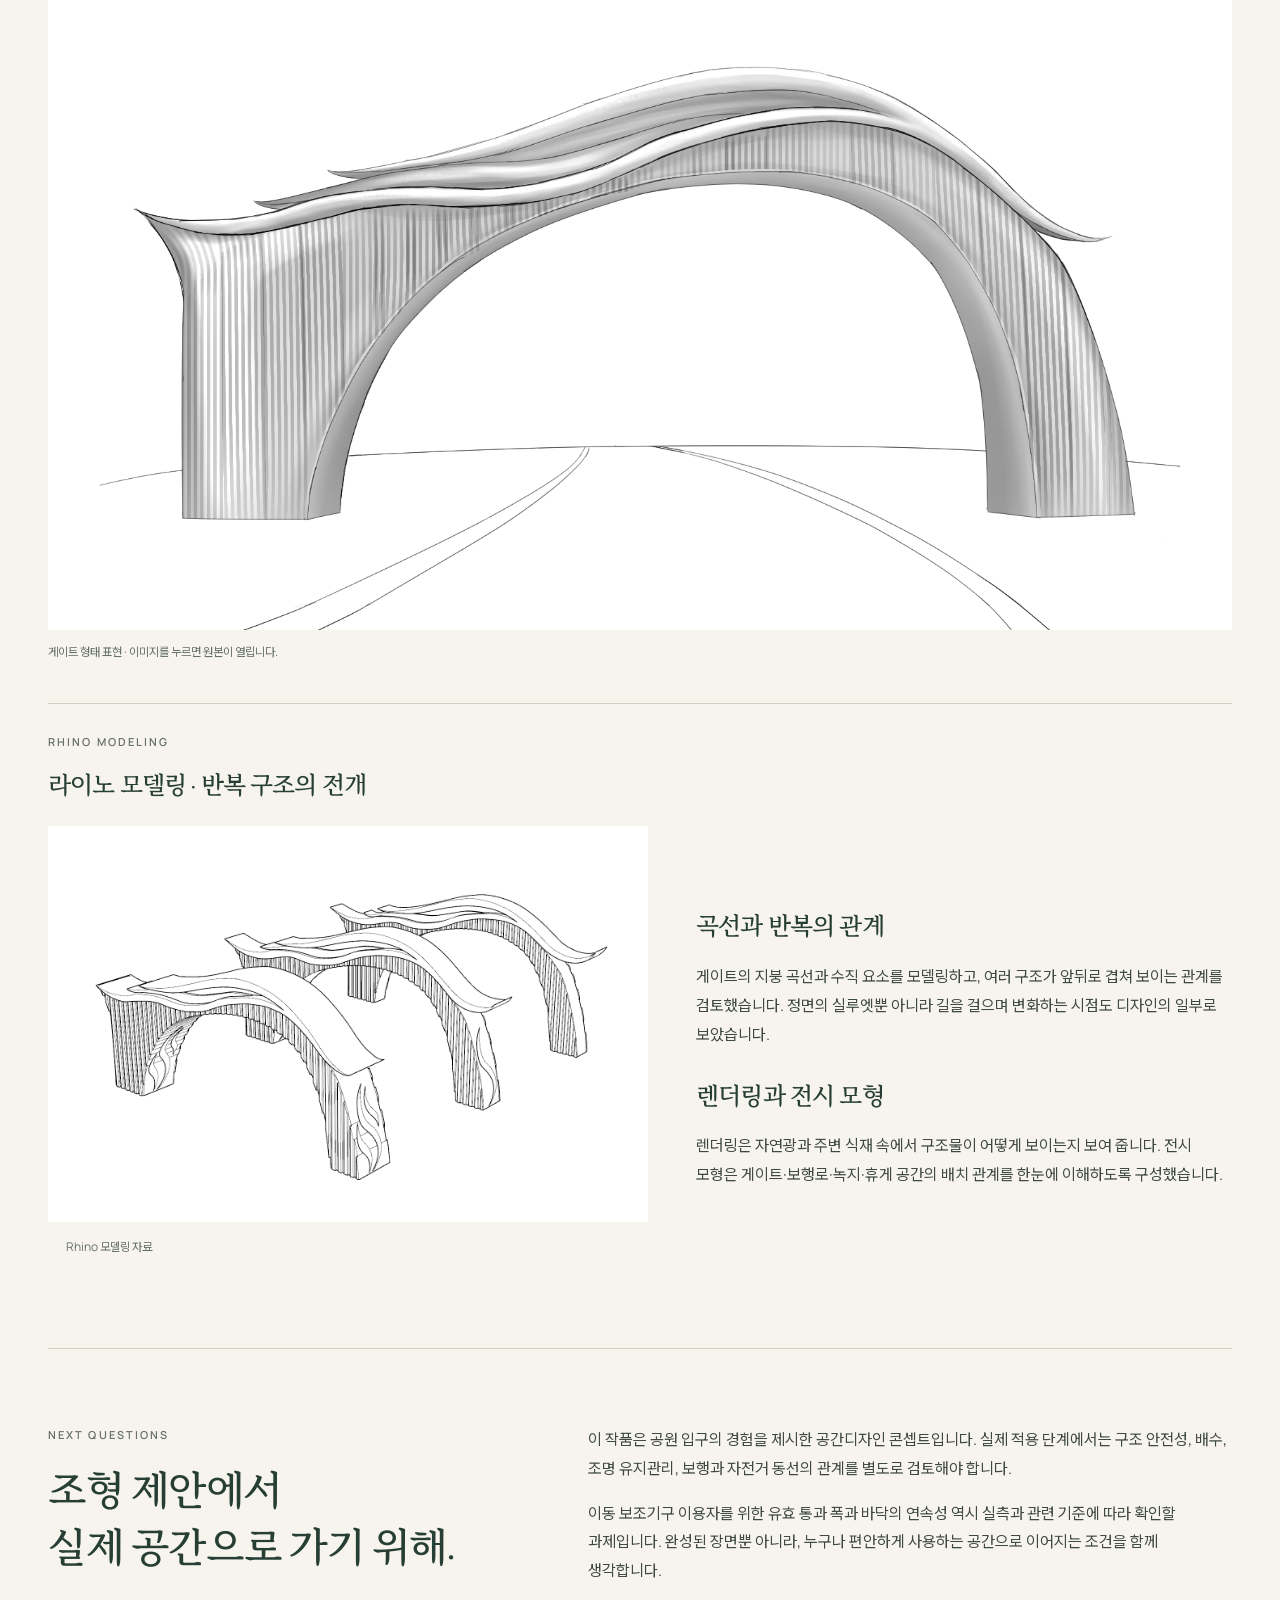
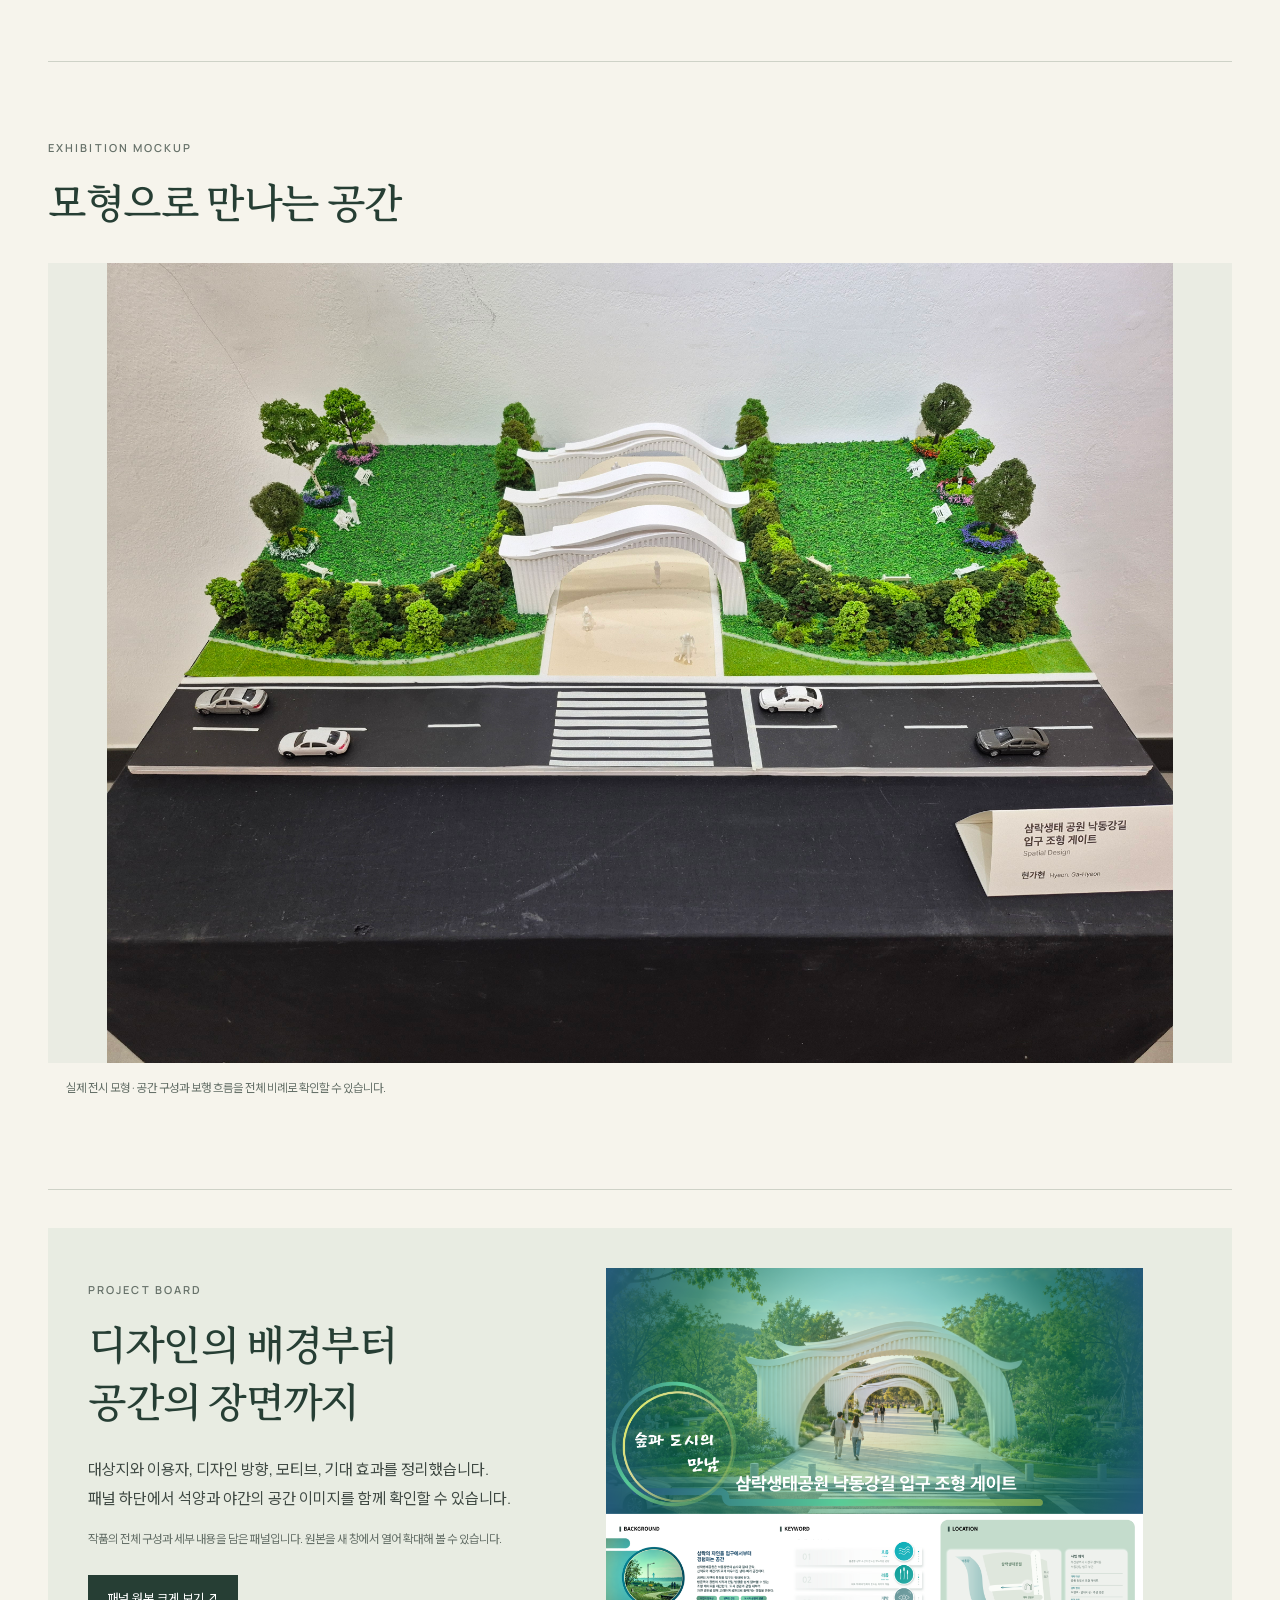
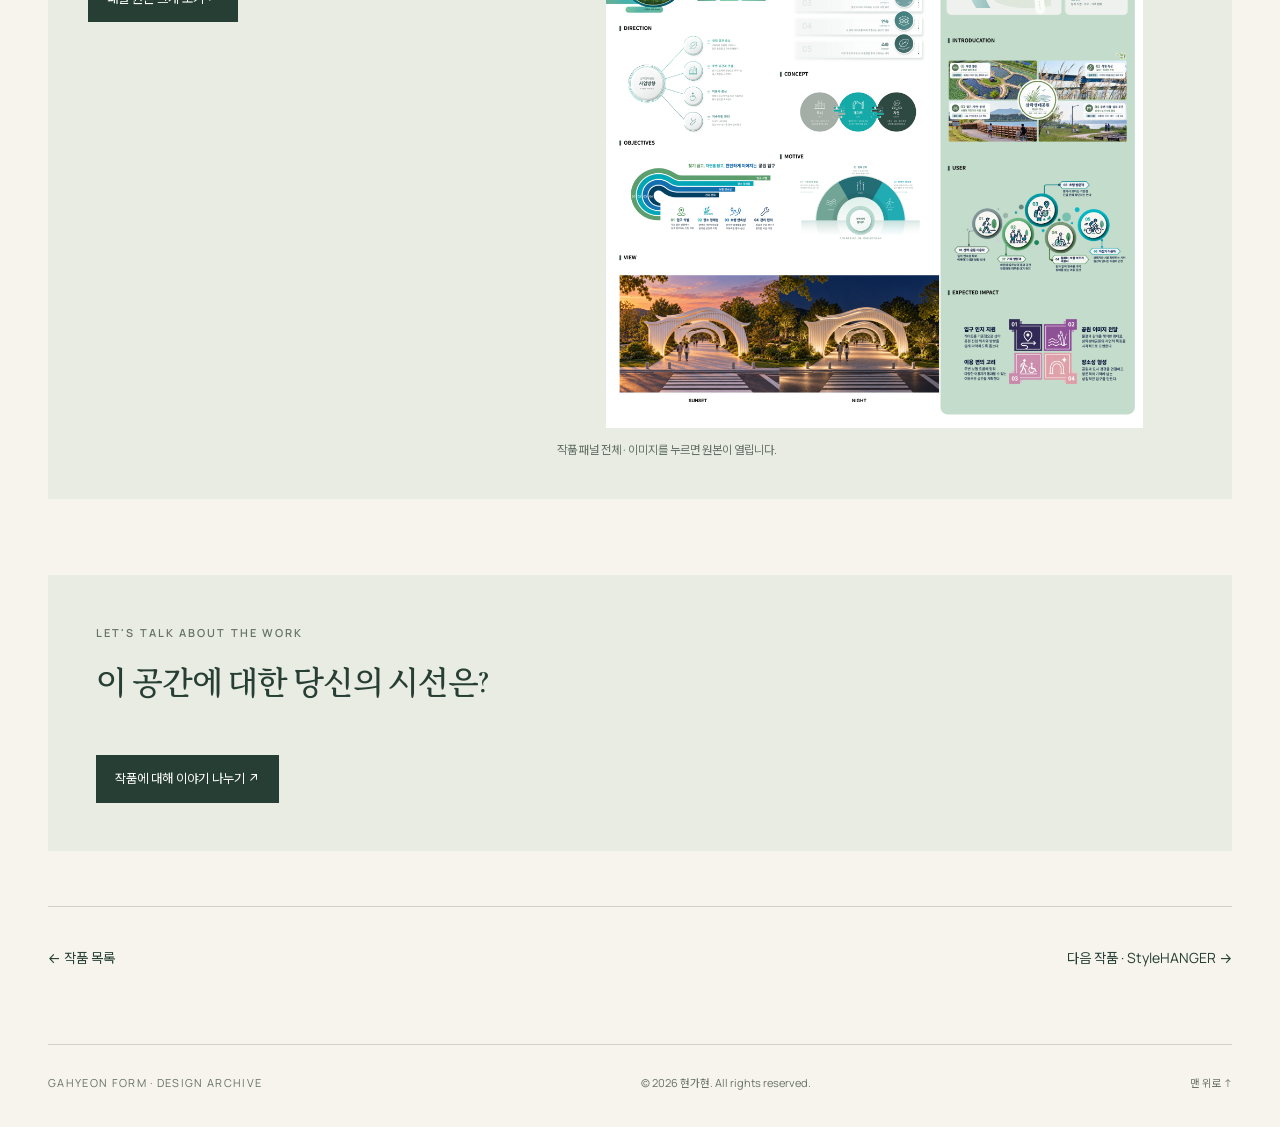
<file: space.html>
<!DOCTYPE html>

<html lang="ko"><head><meta charset="utf-8"/><meta content="width=device-width,initial-scale=1" name="viewport"/><meta content="#f6f4ec" name="theme-color"/><title>숲과 도시의 만남 | GAHYEON FORM</title><meta content="공간디자인의 배경, 이용자, 형태 전개와 공간 경험을 소개합니다." name="description"/><link href="images/brand/gahyeon-form-symbol.svg" rel="icon"/><link href="style.css" rel="stylesheet"/><link href="brand.css" rel="stylesheet"/><link href="fonts.css" rel="stylesheet"/></head><body id="top"><a class="skip" href="#main">본문 바로가기</a><header class="site-header"><a aria-label="GAHYEON FORM 현가현 홈" class="brand brand-form" href="index.html"><img alt="" class="brand-symbol" height="56" src="images/brand/gahyeon-form-symbol.svg" width="56"/><span class="brand-type"><strong>현가현</strong><span class="brand-name">GAHYEON FORM</span></span></a><nav aria-label="주 메뉴"><a href="index.html">Home</a><a href="about.html">About</a><a class="active" href="portfolio.html">Portfolio</a><a href="board.html">Board</a></nav></header><main class="wrap" id="main"><section class="page-head"><p class="breadcrumb"><a href="portfolio.html">나의 작품</a> / 공간디자인</p><p class="eyebrow">SPATIAL DESIGN</p><h1>숲과 도시의 만남</h1><p class="lead">삼락생태공원 낙동강길 입구 조형 게이트<br/>도시의 길에서 공원의 풍경으로 이어지는 첫 장면.</p><dl class="meta"><div><dt>DESIGNER</dt><dd>현가현</dd></div><div><dt>YEAR / TYPE</dt><dd>2026 / 개인 작업</dd></div><div><dt>TOOLS</dt><dd>Photoshop · Rhino · KeyShot</dd></div><div><dt>DEPARTMENT</dt><dd>신라대학교 산업디자인학과</dd></div></dl></section><nav aria-label="작품 페이지 목차" class="case-index"><a href="#background">01 배경</a><a href="#concept">02 콘셉트</a><a href="#experience">03 이용 경험</a><a href="#sketch">04 형태 검토</a><a href="#modeling">05 라이노</a><a href="#exhibition">06 목업</a><a href="#project-board">07 전체 패널</a></nav>
<section class="section split text-top" id="background"><div><p class="eyebrow">BACKGROUND</p><h2>입구는 통과하는 곳이자<br/>공원을 기억하는 장면입니다.</h2></div><div class="copy"><p>삼락생태공원의 낙동강길 진입부를 대상으로, 도시의 도로와 자연의 풍경을 연결하는 조형 게이트를 제안했습니다. 공원 안의 풍부한 자연이 입구에서도 읽히도록 만들고, 방문객이 공원의 시작을 알아볼 수 있는 시각적 기준을 두는 작업입니다.</p><p>산책과 운동을 위해 방문하는 사람, 가족 단위 방문객, 자전거 이용자와 이동 보조기구 이용자처럼 서로 다른 이용 상황을 함께 고려했습니다. 특정 행동을 강요하는 문보다, 시야를 열어 두고 각자의 속도로 들어갈 수 있는 입구를 지향합니다.</p></div></section>
<section class="section" id="concept"><p class="eyebrow">CONCEPT</p><div class="split text-top"><h2>강의 흐름을 곡선으로,<br/>숲의 리듬을 구조로.</h2><div class="copy"><p>낙동강의 물결을 떠올리게 하는 지붕 곡선과 수직 부재의 반복을 함께 사용했습니다. 하나의 거대한 조형물로 시선을 막기보다, 여러 개의 게이트가 이어지며 깊이감을 만드는 구성을 선택했습니다.</p><p>수평으로 흐르는 선과 수직으로 서 있는 구조가 대비되면서도 하나의 실루엣으로 읽힙니다. 흰색 구조물은 주변 녹지와 구분되는 입구의 표지가 되고, 열린 가운데 공간은 뒤쪽 풍경을 계속 보여 줍니다.</p><p>패널의 주간·석양·야간 장면은 자연광과 조명에 따라 달라지는 공간의 인상을 보여 줍니다. 같은 구조가 시간대마다 다른 풍경으로 읽히도록 계획했습니다.</p></div></div><div class="concept-strip"><article><span>FLOW</span><h3>흐름</h3><p>부드럽게 오르내리는 지붕선</p></article><article><span>RHYTHM</span><h3>리듬</h3><p>수직 부재와 게이트의 반복</p></article><article><span>OPENNESS</span><h3>개방</h3><p>진입 방향을 보여 주는 시야</p></article></div><figure class="story-figure"><a href="images/space-scene.png" rel="noopener" target="_blank"><img alt="흰색 물결 지붕의 게이트가 보행로를 따라 이어지는 주간 공간 제안" height="1461" loading="lazy" src="images/space-scene.png" width="3193"/></a><figcaption>공간 연출 이미지 · 실제 시공 사진이 아닌 디자인 제안입니다.</figcaption></figure></section>
<section class="section" id="experience"><p class="eyebrow">SPATIAL EXPERIENCE</p><h2>발견하고, 지나고, 머무르다.</h2><ol class="steps"><li><strong>입구 발견</strong>도로 쪽에서 연속된 게이트의 실루엣을 보고 공원의 진입 방향을 알아봅니다.</li><li><strong>풍경 전환</strong>중앙 보행로를 따라 구조물 사이를 지나며 도시에서 공원으로 이동합니다.</li><li><strong>잠시 머무름</strong>보행로 양옆의 녹지와 벤치는 이동 중 쉬어 갈 수 있는 여지를 만듭니다.</li><li><strong>공원과 연결</strong>게이트 너머의 길과 풍경이 이어져 진입 경험이 공원 내부로 연결됩니다.</li></ol></section>
<section class="section" id="process"><p class="eyebrow">FORM DEVELOPMENT</p><h2>평면적인 입구에서<br/>겹쳐지는 공간의 깊이로.</h2><div class="process-stage" id="sketch"><p class="eyebrow">FORM STUDY</p><h3>형태 표현 · 곡선과 비례 검토</h3><figure class="wide-figure"><a aria-label="물결 형태의 지붕과 수직 부재로 구성한 게이트 정면 형태 원본 크게 보기 새 창" class="image-link" href="images/space-form.png" rel="noopener" target="_blank"><img alt="물결 형태의 지붕과 수직 부재로 구성한 게이트 정면 형태" decoding="async" height="1024" loading="lazy" src="images/space-form.png" width="1536"/></a><figcaption class="caption">게이트 형태 표현 · 이미지를 누르면 원본이 열립니다.</figcaption></figure></div><div class="process-stage" id="modeling"><p class="eyebrow">RHINO MODELING</p><h3>라이노 모델링 · 반복 구조의 전개</h3><div class="story-pair"><figure class="story-figure"><a href="images/space-modeling.png" rel="noopener" target="_blank"><img alt="게이트 곡선과 반복 구조의 3D 모델링" height="978" loading="lazy" src="images/space-modeling.png" width="1482"/></a><figcaption>Rhino 모델링 자료</figcaption></figure><div class="copy"><h3>곡선과 반복의 관계</h3><p>게이트의 지붕 곡선과 수직 요소를 모델링하고, 여러 구조가 앞뒤로 겹쳐 보이는 관계를 검토했습니다. 정면의 실루엣뿐 아니라 길을 걸으며 변화하는 시점도 디자인의 일부로 보았습니다.</p><h3>렌더링과 전시 모형</h3><p>렌더링은 자연광과 주변 식재 속에서 구조물이 어떻게 보이는지 보여 줍니다. 전시 모형은 게이트·보행로·녹지·휴게 공간의 배치 관계를 한눈에 이해하도록 구성했습니다.</p></div></div></div></section>
<section class="section split text-top" id="review"><div><p class="eyebrow">NEXT QUESTIONS</p><h2>조형 제안에서<br/>실제 공간으로 가기 위해.</h2></div><div class="copy"><p>이 작품은 공원 입구의 경험을 제시한 공간디자인 콘셉트입니다. 실제 적용 단계에서는 구조 안전성, 배수, 조명 유지관리, 보행과 자전거 동선의 관계를 별도로 검토해야 합니다.</p><p>이동 보조기구 이용자를 위한 유효 통과 폭과 바닥의 연속성 역시 실측과 관련 기준에 따라 확인할 과제입니다. 완성된 장면뿐 아니라, 누구나 편안하게 사용하는 공간으로 이어지는 조건을 함께 생각합니다.</p></div></section>
<section class="section exhibition-section" id="exhibition"><p class="eyebrow">EXHIBITION MOCKUP</p><h2>모형으로 만나는 공간</h2><figure class="story-figure"><a href="images/space-model.jpg" rel="noopener" target="_blank"><img alt="중앙 보행로, 게이트, 녹지와 휴게 공간을 함께 보여주는 실제 전시 모형" height="3000" loading="lazy" src="images/space-model.jpg" width="4000"/></a><figcaption>실제 전시 모형 · 공간 구성과 보행 흐름을 전체 비례로 확인할 수 있습니다.</figcaption></figure></section><section aria-label="작품 패널" class="section" id="project-board"><div class="board"><div class="copy"><p class="eyebrow">PROJECT BOARD</p><h2>디자인의 배경부터<br/>공간의 장면까지</h2><p>대상지와 이용자, 디자인 방향, 모티브, 기대 효과를 정리했습니다. 패널 하단에서 석양과 야간의 공간 이미지를 함께 확인할 수 있습니다.</p><p class="note">작품의 전체 구성과 세부 내용을 담은 패널입니다. 원본을 새 창에서 열어 확대해 볼 수 있습니다.</p><a class="button" href="images/space-panel.png" rel="noopener" target="_blank">패널 원본 크게 보기 ↗</a></div><figure class=""><a aria-label="디자인의 배경부터 공간의 장면까지 작품 패널 원본 크게 보기 새 창" class="image-link" href="images/space-panel.png" rel="noopener" target="_blank"><img alt="디자인의 배경부터 공간의 장면까지 작품 패널" decoding="async" height="2828" loading="lazy" src="images/space-panel.png" width="2000"/></a><figcaption class="caption">작품 패널 전체 · 이미지를 누르면 원본이 열립니다.</figcaption></figure></div></section><section class="case-conversation"><p class="eyebrow">LET'S TALK ABOUT THE WORK</p><h2>이 공간에 대한 당신의 시선은?</h2><a class="button" href="board.html?work=space">작품에 대해 이야기 나누기 ↗</a></section><nav class="project-nav"><a href="portfolio.html">← 작품 목록</a><a href="product.html">다음 작품 · StyleHANGER →</a></nav></main><footer class="site-footer"><span class="footer-mark">GAHYEON FORM · DESIGN ARCHIVE</span><span>© 2026 현가현. All rights reserved.</span><a href="#top">맨 위로 ↑</a></footer></body></html>
</file>
<file: style.css>
/* 현가현 포트폴리오 공통 스타일 — 색상과 간격은 아래 변수에서 수정하세요. */
:root{--paper:#f6f4ec;--ink:#263e34;--text:#3f4943;--muted:#667169;--line:#ced2c7;--soft:#e8ece2;--white:#fff;--width:1200px}
*{box-sizing:border-box}html{scroll-behavior:smooth;scroll-padding-top:24px}body{margin:0;background:var(--paper);color:var(--ink);font-family:-apple-system,BlinkMacSystemFont,"Apple SD Gothic Neo","Noto Sans KR","Malgun Gothic",sans-serif;line-height:1.8;word-break:keep-all;overflow-wrap:break-word}a{color:inherit;text-decoration:none}img{display:block;width:100%;height:auto}figure{margin:0}h1,h2,h3,p{margin:0}h1,h2,h3{line-height:1.3;font-weight:500;letter-spacing:-.045em}p{color:var(--text)}h1{font-size:clamp(38px,5.4vw,72px)}h2{font-size:clamp(28px,3.1vw,42px)}h3{font-size:24px}a:focus-visible,summary:focus-visible{outline:3px solid #397b69;outline-offset:6px}::selection{background:#d5e1ce}.wrap,.site-header,.site-footer{width:min(var(--width),calc(100% - 96px));margin-inline:auto}.skip{position:absolute;top:-80px;left:20px;background:var(--ink);color:white;padding:10px 20px;z-index:5}.skip:focus{top:12px}.site-header{padding:27px 0 23px;display:flex;justify-content:space-between;gap:24px;align-items:center;border-bottom:1px solid var(--line)}.brand{font-size:22px;font-weight:700;line-height:1.5}.brand span{display:block;font-size:10px;font-weight:400;letter-spacing:.18em;margin-top:4px}nav{display:flex;gap:32px}nav a{font-size:14px;padding:8px 0;border-bottom:1px solid transparent}nav a:hover,nav a[aria-current=page],nav a.active{border-bottom-color:var(--ink)}.eyebrow{font-size:11px;letter-spacing:.19em;font-weight:600;color:var(--muted);margin-bottom:16px;text-transform:uppercase}.serif{font-family:Georgia,"Times New Roman",serif;font-style:italic;font-weight:400;letter-spacing:-.05em}.hero{display:grid;grid-template-columns:1.3fr 1fr;gap:70px;padding:66px 0 50px;align-items:end}.hero h1{font-size:clamp(38px,4.5vw,60px)}.hero .intro{max-width:390px;justify-self:end;padding-bottom:5px}.intro p{font-size:16px;line-height:1.9}.tags{display:flex;gap:8px;flex-wrap:wrap;margin:20px 0}.tags span{font-size:12px;padding:4px 12px;border:1px solid var(--line);border-radius:30px}.line-link{display:inline-block;border-bottom:1px solid var(--ink);padding:5px 0;font-size:14px;margin-top:20px}.line-link:hover{color:#46715b}.hero-media{background:var(--soft);position:relative}.hero-media img{max-height:600px;object-fit:contain}.hero-caption{display:flex;justify-content:space-between;gap:15px;padding:17px 22px;font-size:12px;background:var(--soft)}.section{padding:76px 0}.section+.section{border-top:1px solid var(--line)}.section-head{display:flex;justify-content:space-between;gap:20px;align-items:end;margin-bottom:32px}.section-head>.line-link{white-space:nowrap}.projects{display:grid;grid-template-columns:1fr 1fr;gap:34px}.project-photo{height:420px;background:#e8e7de;overflow:hidden;display:flex;align-items:center;justify-content:center}.project-photo img{width:100%;height:100%;object-fit:contain;transition:transform .35s}.project:hover .project-photo img{transform:scale(1.015)}.project-label{display:flex;justify-content:space-between;gap:8px;font-size:11px;letter-spacing:.07em;margin:18px 0 8px;color:var(--muted)}.project h3{margin:6px 0 10px}.project p{font-size:15px;max-width:480px}.statement{display:grid;grid-template-columns:1fr 2fr;gap:35px;border-top:1px solid var(--line);padding:60px 0 80px}.statement .large{font-size:clamp(26px,3vw,38px);line-height:1.5;letter-spacing:-.04em;color:var(--ink)}.site-footer{border-top:1px solid var(--line);display:flex;justify-content:space-between;gap:20px;padding:28px 0 34px;font-size:11px;color:var(--muted)}.footer-mark{letter-spacing:.12em}.page-head{padding:58px 0 44px}.page-head .lead{font-size:18px;line-height:1.8;max-width:700px;margin-top:23px}.breadcrumb{font-size:12px;color:var(--muted);margin-bottom:30px}.breadcrumb a{text-decoration:underline;text-underline-offset:4px}.meta{display:grid;grid-template-columns:repeat(4,1fr);border-block:1px solid var(--line);margin-top:32px;padding:18px 0;gap:18px}.meta dt{font-size:10px;letter-spacing:.14em;color:var(--muted);margin-bottom:5px}.meta dd{margin:0;font-size:14px}.split{display:grid;grid-template-columns:.85fr 1.15fr;gap:64px;align-items:center}.split.text-top{align-items:start}.copy p+p{margin-top:16px}.copy h2{margin-bottom:24px}.caption{font-size:12px;color:var(--muted);margin-top:12px;line-height:1.6}.image-link{display:block}.image-link:hover{outline:1px solid var(--line);outline-offset:3px}.image-fit{background:var(--soft);padding:24px}.image-fit img{max-height:650px;object-fit:contain}.profile{max-width:400px;background:#e9e8df}.profile img{max-height:520px;object-fit:contain}.info-list{margin:28px 0 0}.info-list>div{display:grid;grid-template-columns:100px 1fr;gap:20px;padding:12px 0;border-top:1px solid var(--line)}.info-list dt{font-size:12px;color:var(--muted)}.info-list dd{margin:0;font-size:15px}.columns{display:grid;grid-template-columns:repeat(3,1fr);gap:32px;margin-top:35px}.columns article{border-top:1px solid var(--line);padding-top:24px}.columns .num{font:italic 24px Georgia,serif;color:#819080;display:block;margin-bottom:18px}.columns h3{font-size:21px;margin-bottom:13px}.columns p{font-size:15px}.project-opening{display:grid;grid-template-columns:1.1fr .9fr;gap:60px;align-items:center}.project-opening .image-fit img{max-height:660px}.project-opening h2{margin-bottom:22px}.note{font-size:12px;color:var(--muted);margin-top:24px}.wide-figure{margin-top:32px}.wide-figure img{max-height:720px;object-fit:contain;background:#fff}.process{display:grid;grid-template-columns:1fr 1fr;gap:32px;margin-top:35px}.process img{height:360px;object-fit:contain;background:white}.process h3{font-size:19px;margin-top:20px}.process p{margin-top:8px;font-size:14px}.board{background:var(--soft);padding:40px;display:grid;grid-template-columns:.8fr 1.2fr;gap:45px;align-items:start}.board .copy{padding-top:12px}.board img{max-height:760px;object-fit:contain}.button{display:inline-block;background:var(--ink);color:#fff;padding:12px 19px;margin-top:25px;font-size:13px}.button:hover{background:#3e5d4d}.project-nav{display:flex;justify-content:space-between;gap:25px;border-top:1px solid var(--line);padding:30px 0 65px;font-size:14px}.steps{display:grid;grid-template-columns:repeat(4,1fr);gap:22px;margin-top:32px;padding:0;list-style:none;counter-reset:step}.steps li{border-top:1px solid var(--line);padding-top:18px;font-size:14px}.steps li:before{counter-increment:step;content:"0" counter(step);display:block;font:italic 23px Georgia,serif;color:#778775;margin-bottom:12px}.steps strong{display:block;font-weight:500;font-size:18px;color:var(--ink);margin-bottom:6px}.details-grid{display:grid;grid-template-columns:1fr 1fr;gap:35px;margin-top:30px}.details-grid figure img{height:370px;object-fit:contain;background:#eee}.muted{color:var(--muted)}.archive-intro{max-width:670px;margin-bottom:35px}.archive-intro p{margin-top:15px}
@media(min-width:1400px){.hero{padding-top:76px}.project-photo{height:460px}}
@media(max-width:900px){.wrap,.site-header,.site-footer{width:calc(100% - 48px)}.hero{gap:30px}.split,.project-opening{gap:32px}.project-photo{height:340px}.board{gap:30px;padding:30px}.meta{grid-template-columns:repeat(2,1fr)}.columns{gap:22px}.process img{height:280px}}
@media(max-width:620px){.wrap,.site-header,.site-footer{width:calc(100% - 36px)}.site-header{align-items:center;padding:20px 0;gap:12px}.brand{font-size:19px}.brand span{font-size:8px;letter-spacing:.09em}nav{gap:16px}nav a{font-size:12px}.hero{grid-template-columns:1fr;gap:24px;padding:42px 0 30px}.hero .intro{justify-self:start;max-width:none}.hero h1{font-size:40px}.hero-caption{font-size:10px;padding:12px;flex-direction:column;gap:4px}.hero-media img{min-height:0}.section{padding:47px 0}.section-head{align-items:start;gap:15px}.section-head>.line-link{font-size:12px}.projects,.split,.project-opening,.process,.details-grid{grid-template-columns:1fr;gap:30px}.project-photo{height:400px}.project{margin-bottom:10px}.project-label{font-size:10px}.statement{grid-template-columns:1fr;gap:10px;padding:38px 0 48px}.page-head{padding:36px 0 30px}.page-head h1{font-size:39px}.page-head .lead{font-size:16px}.breadcrumb{margin-bottom:22px}.meta{gap:18px 10px;margin-top:25px}.meta dd{font-size:13px}.profile{max-width:300px;margin-inline:auto}.columns{grid-template-columns:1fr;gap:24px}.columns .num{margin-bottom:8px}.columns article{padding-top:17px}.image-fit{padding:15px}.image-fit img{max-height:510px}.board{grid-template-columns:1fr;padding:24px 18px;gap:28px}.board img{max-height:none}.board .copy{padding:0}.process img{height:auto;max-height:380px}.details-grid figure img{height:auto;max-height:450px}.steps{grid-template-columns:1fr 1fr}.site-footer{flex-wrap:wrap;gap:10px;padding:24px 0}.footer-mark{width:100%}.project-nav{font-size:12px;padding-bottom:42px}.info-list>div{grid-template-columns:80px 1fr;gap:10px}.wide-figure{margin-top:25px}}
@media(max-width:380px){.brand span{max-width:115px;font-size:7px}nav{gap:10px}.hero h1{font-size:34px}.project-photo{height:340px}.steps{grid-template-columns:1fr}}
@media(prefers-reduced-motion:reduce){html{scroll-behavior:auto}*{transition:none!important}}

/* Board navigation: small-screen wrapping */
@media(max-width:700px){.site-header{flex-wrap:wrap;gap:20px}.site-header nav{flex-wrap:wrap;gap:20px}.site-header .brand{flex-basis:100%}.site-header nav a{padding-bottom:7px}}
</file>
<file: brand.css>
.brand-form{display:inline-flex;align-items:center;gap:14px;flex-shrink:0}.brand-form .brand-symbol{width:52px;height:52px;flex:none}.brand-form .brand-type{margin:0;letter-spacing:0;line-height:1.2}.brand-type strong{font-size:20px;letter-spacing:-.05em}.brand-form .brand-name{font-size:10px;letter-spacing:.19em;margin-top:8px;font-weight:500}.story-cta{margin-top:28px}.brand-display{display:flex;flex-direction:column;align-items:center;justify-content:center;background:#e9ede4;padding:50px 20px;text-align:center}.brand-display img{width:110px;height:110px;margin-bottom:26px}.brand-display h2{font-size:28px;letter-spacing:.05em}.brand-display p{font-size:14px;margin-top:14px}.case-head{padding:60px 0 40px}.case-head h1{font-size:clamp(40px,5.5vw,70px);line-height:1.22}.case-subtitle{font-size:17px;margin-top:25px}.story-figure{margin:0;background:#eaece3}.story-figure img{width:100%;height:auto;object-fit:contain;max-height:760px}.story-figure figcaption{font-size:12px;color:var(--muted);padding:14px 18px;background:var(--paper)}.case-index{display:flex;flex-wrap:wrap;gap:12px 30px;border-top:1px solid var(--line);border-bottom:1px solid var(--line);padding:17px 0;margin-top:35px}.case-index a{font-size:13px}.concept-strip{display:grid;grid-template-columns:repeat(3,1fr);gap:32px;margin-top:42px}.concept-strip article{border-top:2px solid var(--ink);padding-top:20px}.concept-strip span{font-size:10px;letter-spacing:.18em;color:var(--muted)}.concept-strip h3{font-size:23px;margin:12px 0}.concept-strip p{font-size:14px}.story-pair{display:grid;grid-template-columns:1.12fr 1fr;gap:48px;align-items:center;margin-top:35px}.story-pair h3{font-size:24px;margin-bottom:18px}.story-pair .copy h3:not(:first-child){margin-top:30px}.case-product-opening{display:grid;grid-template-columns:1.1fr 1fr;align-items:center;gap:70px}.case-product-opening .story-figure img{max-height:640px}.case-product-opening h2{font-size:40px;margin-bottom:28px}.case-product-opening p{line-height:2}.case-conversation{padding:48px;background:#e8ece2;margin:0 0 55px}.case-conversation h2{font-size:32px;margin-bottom:25px}.material-grid{display:grid;grid-template-columns:repeat(4,1fr);gap:28px;margin-top:36px}.material-grid h3{font-size:19px;margin:18px 0 12px}.material-grid p{font-size:14px}.swatch{display:block;height:70px;border:1px solid #c6c8bd}.metal{background:linear-gradient(120deg,#796f64,#e1dbd0 38%,#9a8e7d 58%,#cbc5ba)}.matte{background:#202221}.smoke{background:linear-gradient(120deg,#8d918d,#c7cbc6,#777f78)}.silicone{background:#555b56}.material-grid+.note{margin-top:25px}.project-photo img{transition:none}.project:hover .project-photo img{transform:none}
@media(max-width:800px){.site-header{flex-wrap:wrap}.site-header .brand-form{flex-basis:auto}.site-header nav{gap:20px}.story-pair{gap:28px}.case-product-opening{gap:35px}.material-grid{grid-template-columns:repeat(2,1fr)}}
@media(max-width:620px){.brand-form .brand-symbol{width:43px;height:43px}.brand-form .brand-type{max-width:none}.brand-type strong{font-size:19px}.brand-form .brand-name{font-size:9px;letter-spacing:.14em}.site-header{gap:20px}.site-header nav{width:100%;justify-content:space-between;gap:10px}.case-head{padding-top:35px}.case-head h1{font-size:40px}.case-subtitle{font-size:15px}.story-pair,.case-product-opening,.concept-strip{grid-template-columns:1fr}.case-product-opening{gap:28px}.case-product-opening h2{font-size:32px}.story-figure img{max-height:560px}.case-index{gap:5px 20px}.concept-strip{gap:25px}.case-conversation{padding:28px 22px}.case-conversation h2{font-size:28px}.material-grid{gap:20px}.material-grid h3{font-size:18px}}
@media(prefers-reduced-motion:reduce){html{scroll-behavior:auto}*{transition:none!important}}

/* Unified work pages */
.case-index{margin:0 0 32px;gap:8px 26px}.case-index a{padding:8px 0}.remote-detail{display:grid;grid-template-columns:minmax(0,.8fr) minmax(0,1fr);column-gap:48px;align-items:center;margin-top:40px}.remote-detail figure{grid-row:1/3}.remote-detail img{max-height:480px;object-fit:contain}.remote-detail h3{align-self:end;margin-bottom:15px}.remote-detail p{align-self:start}.story-figure{margin-top:0}#concept>.story-figure{margin-top:40px}.hero-media img{max-height:none}.case-index a:focus-visible{outline:2px solid var(--ink);outline-offset:3px}
@media(max-width:620px){.case-index{gap:4px 18px}.case-index a{font-size:12px}.remote-detail{grid-template-columns:1fr;gap:15px}.remote-detail figure{grid-row:auto}.remote-detail h3{margin:8px 0 0}.remote-detail img{max-height:430px}}

/* Development reads vertically; the exhibition mockup directly precedes its panel. */
.process-stage{margin-top:42px;padding-top:28px;border-top:1px solid var(--line)}.process-stage>h3{margin-bottom:24px}.process-stage .wide-figure{margin-top:0}.process-stage .story-pair{margin-top:0}.drawing-study{display:grid;grid-template-columns:1fr 1fr;column-gap:48px;align-items:center}.drawing-study figure{grid-row:1/3}.drawing-study img{max-height:520px;object-fit:contain}.drawing-study h3{align-self:end;margin-bottom:14px}.drawing-study p{align-self:start}.exhibition-section>h2{margin-bottom:32px}.exhibition-section .story-figure img{max-height:800px}.exhibition-caption{max-width:760px;margin-top:30px}.exhibition-caption h2{font-size:30px;margin:12px 0}.exhibition-caption br{display:none}.exhibition-section+#project-board{padding-top:38px}
@media(max-width:620px){.drawing-study{grid-template-columns:1fr;gap:16px}.drawing-study figure{grid-row:auto}.drawing-study img{max-height:460px}.process-stage{margin-top:30px}.exhibition-section .story-figure img{max-height:none}.exhibition-section+#project-board{padding-top:28px}}
</file>
<file: fonts.css>
/* Brand typography — local fonts, editable in TextEdit. */
@font-face{font-family:Manrope;src:url("fonts/ManropeVariable.woff2") format("woff2");font-style:normal;font-weight:200 800;font-display:swap;unicode-range:U+0000-00FF,U+0131,U+0152-0153,U+02BB-02BC,U+02C6,U+02DA,U+02DC,U+0304,U+0308,U+0329,U+2000-206F,U+20AC,U+2122,U+2191,U+2193,U+2212,U+2215,U+FEFF,U+FFFD}
@font-face{font-family:Pretendard;src:url("fonts/PretendardVariable.woff2") format("woff2");font-style:normal;font-weight:100 900;font-display:swap}
:root{--font-brand:"Manrope","Pretendard",sans-serif}
body,button,input,select,textarea{font-family:var(--font-brand)}
.serif{font-family:var(--font-brand);font-style:normal;font-weight:400;letter-spacing:-.045em}
.columns .num,.steps li:before{font-family:var(--font-brand);font-style:normal;font-weight:400}
.hero h1 .serif{display:inline-block;font-size:.83em;letter-spacing:-.055em}

/* Expressive brand display typography: MaruBuri + Cormorant Garamond. */
@font-face{font-family:MaruBuri;src:url("fonts/MaruBuri-Regular.woff2") format("woff2");font-weight:400;font-style:normal;font-display:swap}
@font-face{font-family:MaruBuri;src:url("fonts/MaruBuri-SemiBold.woff2") format("woff2");font-weight:600;font-style:normal;font-display:swap}
@font-face{font-family:"Cormorant Garamond";src:url("fonts/CormorantGaramond-normal.woff2") format("woff2");font-weight:300 700;font-style:normal;font-display:swap;unicode-range:U+0000-00FF,U+0131,U+0152-0153,U+02BB-02BC,U+02C6,U+02DA,U+02DC,U+0304,U+0308,U+0329,U+2000-206F,U+20AC,U+2122,U+2191,U+2193,U+2212,U+2215,U+FEFF,U+FFFD}
@font-face{font-family:"Cormorant Garamond";src:url("fonts/CormorantGaramond-italic.woff2") format("woff2");font-weight:300 700;font-style:italic;font-display:swap;unicode-range:U+0000-00FF,U+0131,U+0152-0153,U+02BB-02BC,U+02C6,U+02DA,U+02DC,U+0304,U+0308,U+0329,U+2000-206F,U+20AC,U+2122,U+2191,U+2193,U+2212,U+2215,U+FEFF,U+FFFD}
:root{--font-display:"Cormorant Garamond","MaruBuri",serif}
h1,h2,h3,.statement .large,.brand-type strong{font-family:var(--font-display);font-weight:600;letter-spacing:-.035em;line-height:1.45}
.hero h1{line-height:1.4;font-weight:400}.hero h1 .serif{font-family:var(--font-display);font-size:1.12em;font-style:italic;font-weight:500;letter-spacing:-.045em;line-height:1.12;margin-top:14px}
.serif{font-family:var(--font-display);font-style:normal;font-weight:500;letter-spacing:-.035em}
.brand-type strong{font-size:21px}.brand-form .brand-name{font-family:"Cormorant Garamond",serif;font-size:13px;letter-spacing:.12em;font-weight:600;margin-top:5px}
.site-header nav a{font-family:"Cormorant Garamond",serif;font-size:20px;font-weight:600;letter-spacing:.015em}
.columns .num,.steps li:before{font-family:"Cormorant Garamond",serif;font-style:italic;font-size:30px}
.project h3{font-size:28px}.project h3:lang(en){font-size:34px}.brand-display h2{font-size:36px}
.auth-panel h2,dialog h2{font-family:var(--font-display)}
@media(max-width:620px){.hero h1{font-size:38px}.hero h1 .serif{font-size:1.05em}.site-header nav a{font-size:18px}.brand-form .brand-name{font-size:12px}.page-head h1{font-size:37px}.project h3{font-size:27px}}
@media(max-width:380px){.hero h1{font-size:33px}.page-head h1{font-size:33px}}
</file>
